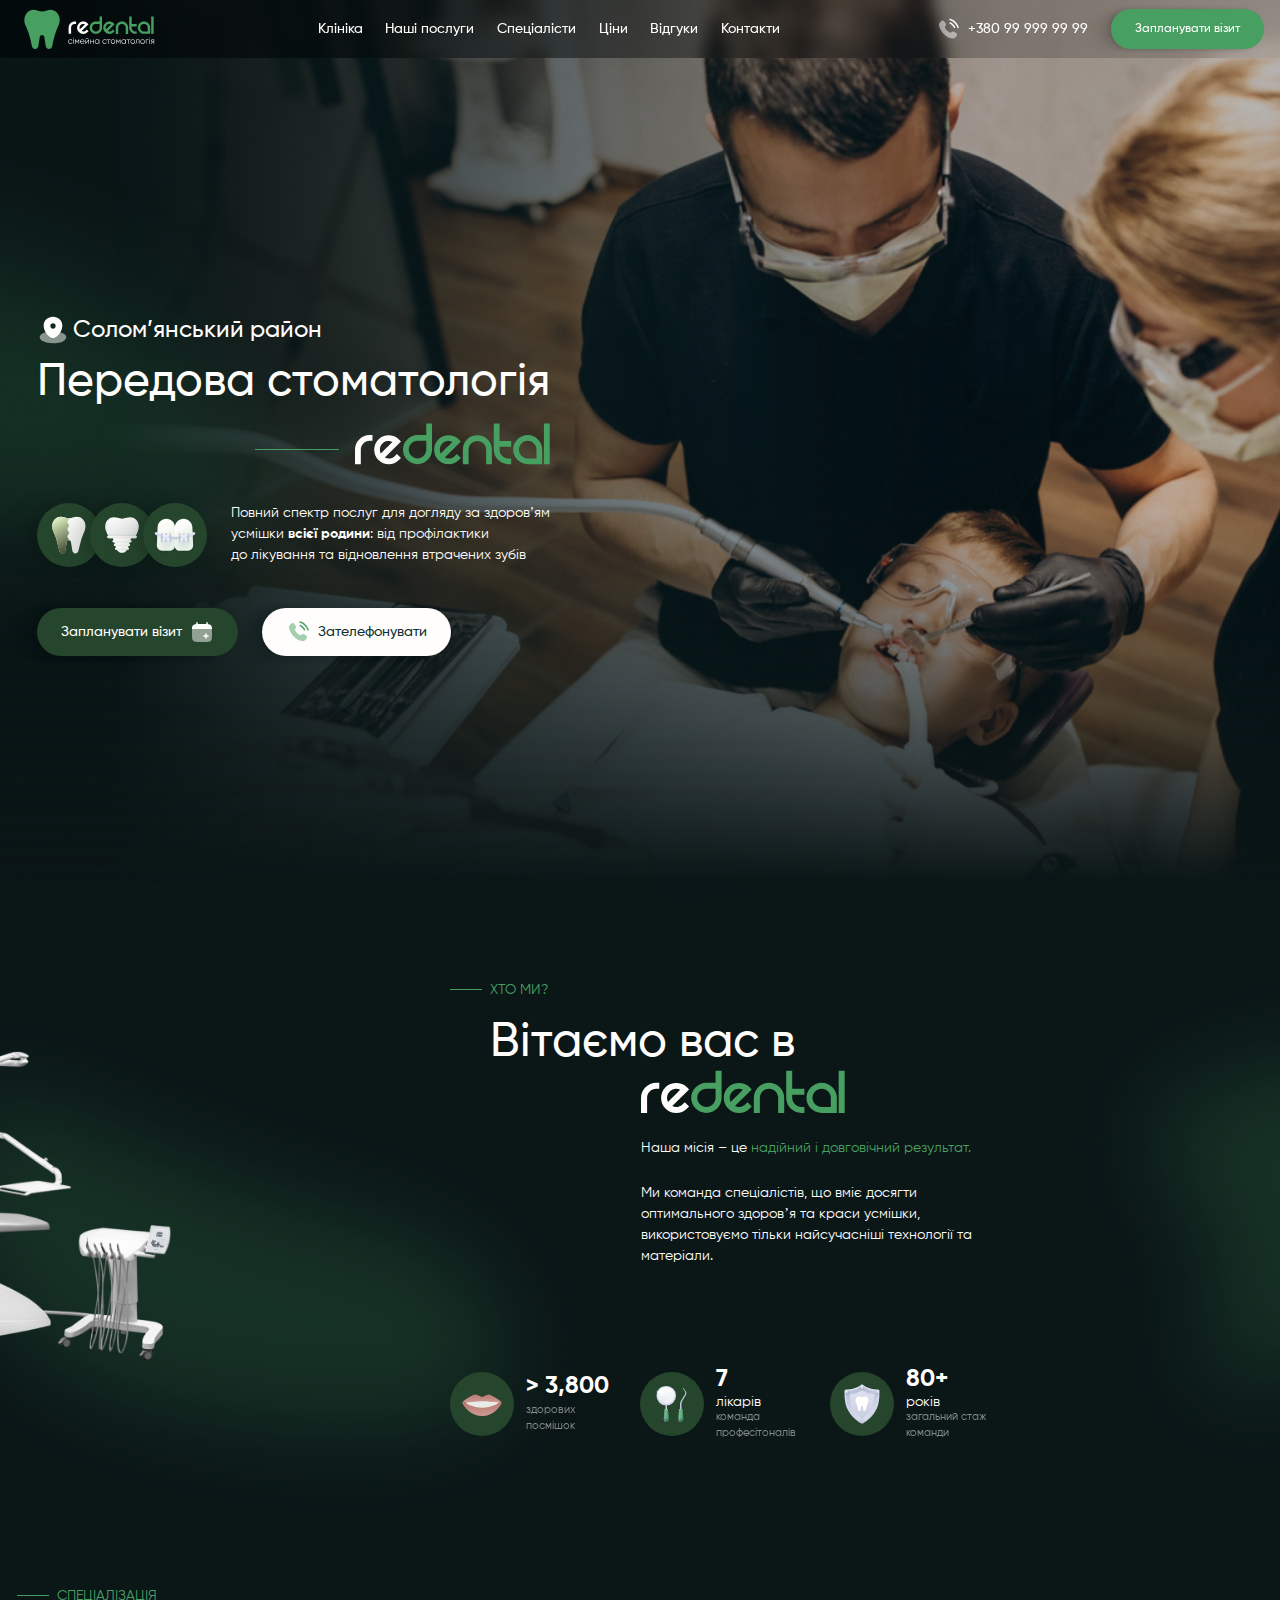
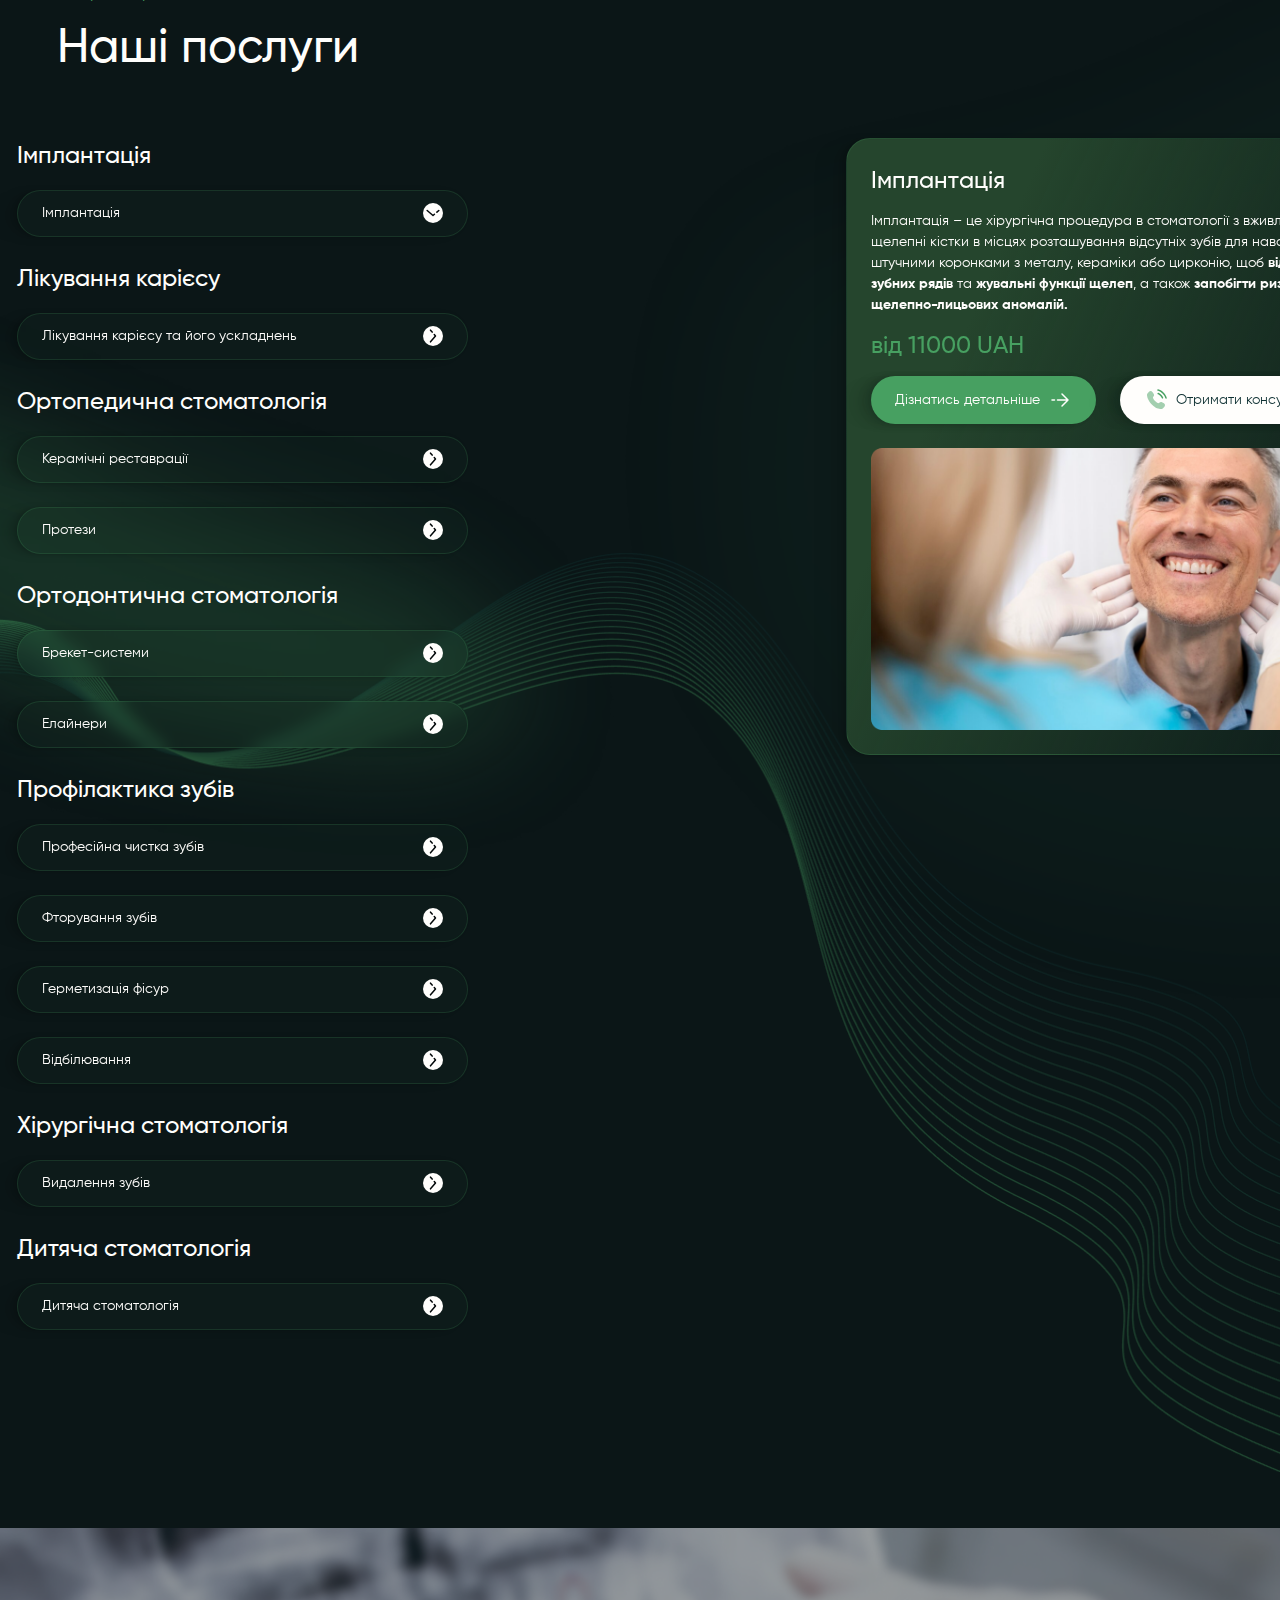
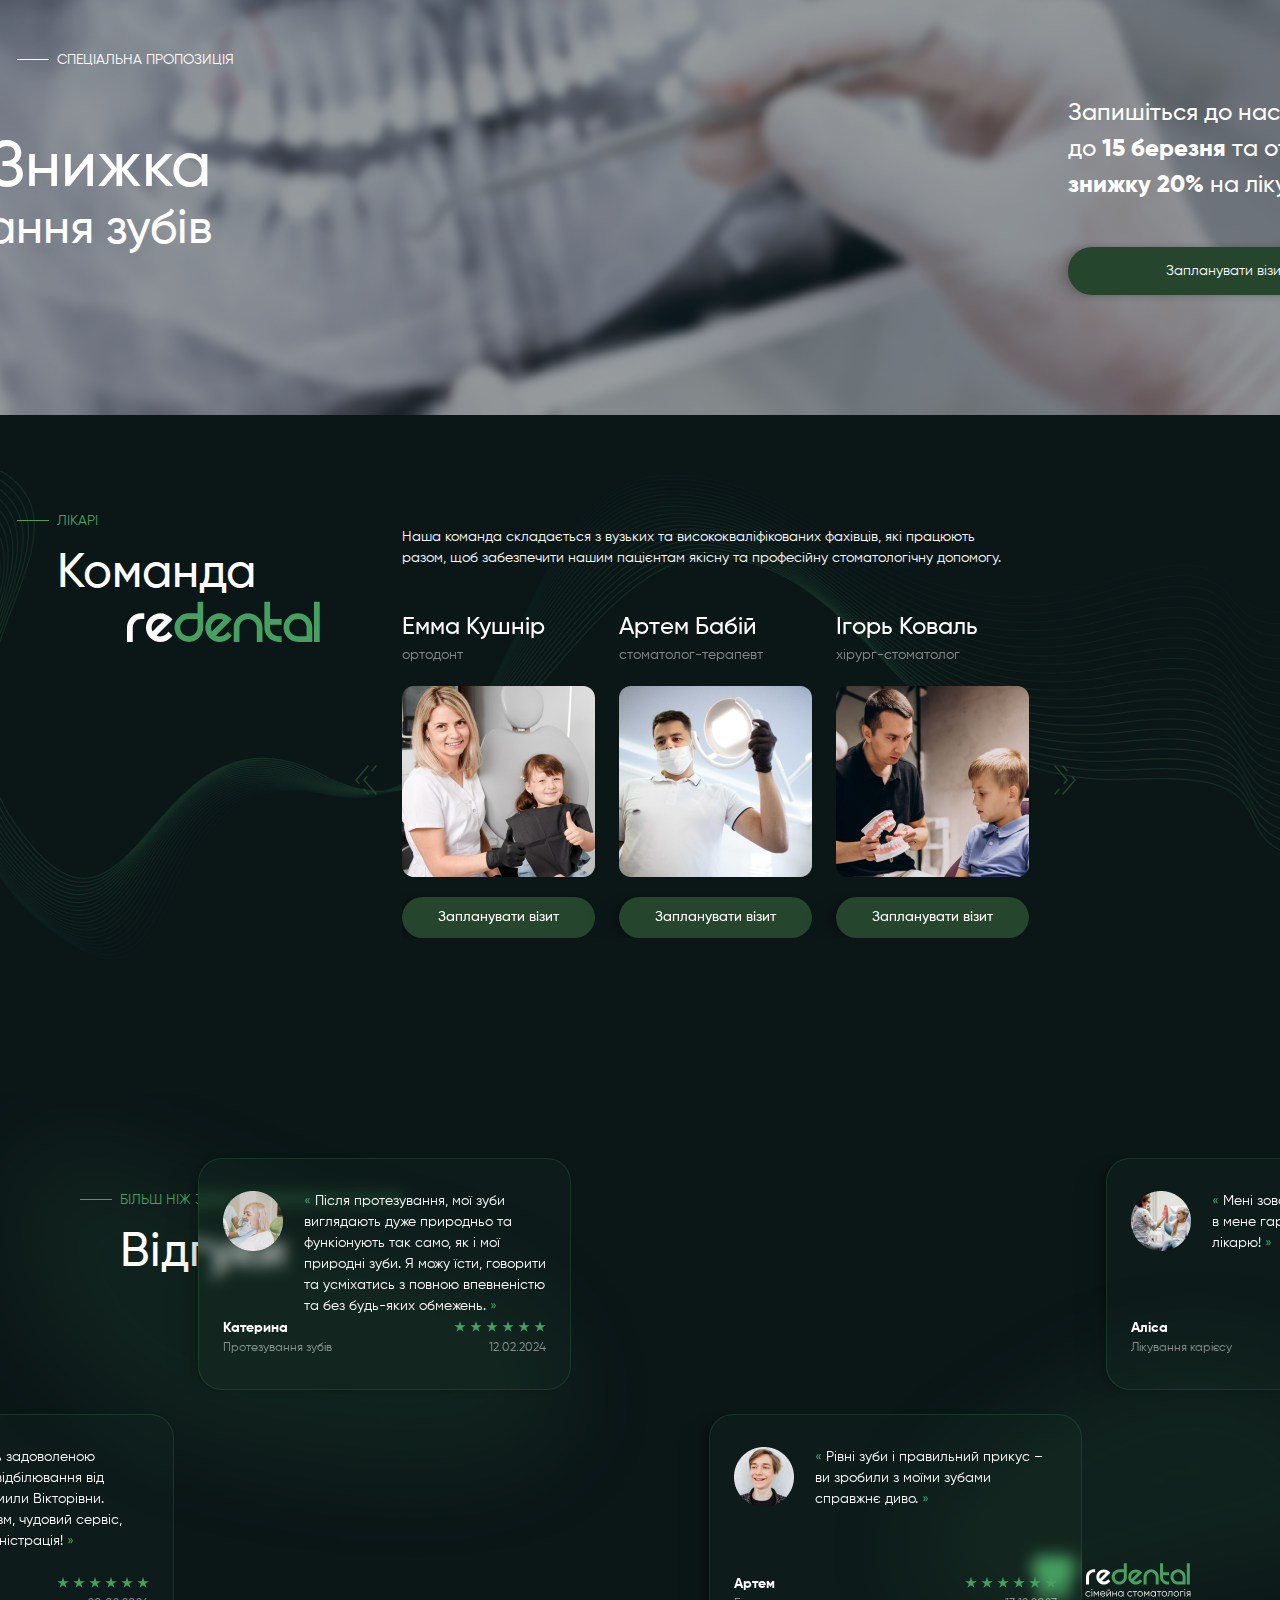
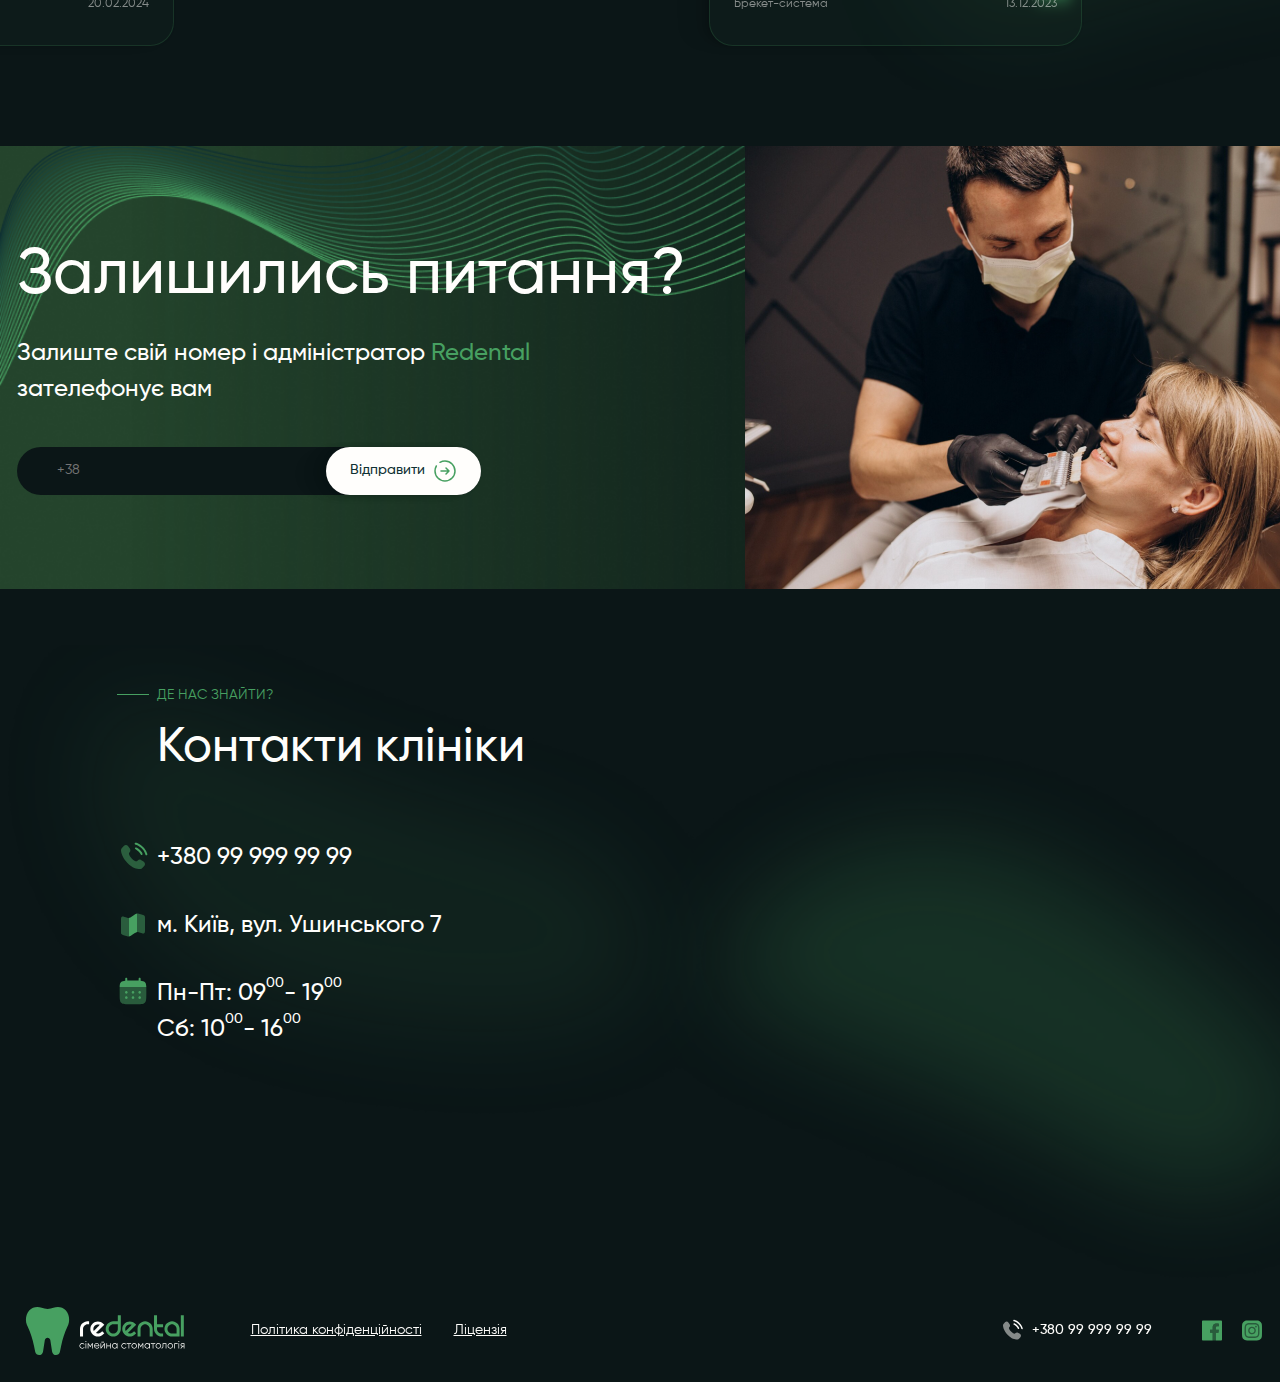
<file: index.html>
<!DOCTYPE html>
<html lang="en">

<head>
	<title>Головна</title>
	<meta charset="UTF-8">
	<meta name="format-detection" content="telephone=no">
	<!-- <style>body{opacity: 0;}</style> -->
	<link rel="stylesheet" href="css/style.min.css?_v=20240501130953">
	<link rel="shortcut icon" href="favicon.ico">
	<!-- <meta name="robots" content="noindex, nofollow"> -->
	<meta name="viewport" content="width=device-width, initial-scale=1.0">
</head>

<body>
	<div class="wrapper">
		<header class="header">
			<div class="header__container">
				<a class="header__logo" href="index.html">
					<img class="header__logo-img" src="img/header/logo.svg" alt="logo" class="logo">
				</a>
				<div class="header__menu menu">

					<nav class="menu__body">
						<div class="menu__overlay">
							<ul class="menu__list">
								<li class="menu__item"><a href="index.html" data-goto-header data-goto=".we" class="menu__link">Клініка</a></li>
								<li class="menu__item"><a href="index.html" data-goto-header data-goto=".services" class="menu__link">Наші послуги</a></li>
								<li class="menu__item"><a href="index.html" data-goto-header data-goto=".team" class="menu__link">Спеціалісти</a></li>
								<li class="menu__item"><a href="index.html" class="menu__link">Цiни</a></li>
								<li class="menu__item"><a href="index.html" data-goto-header data-goto=".comment" class="menu__link">Відгуки</a></li>
								<li class="menu__item"><a href="index.html" data-goto-header data-goto=".contact" class="menu__link">Контакти</a></li>
							</ul>
						</div>

					</nav>
				</div>
				<div class="header__call call-header">
					<a href="tel:+380 99 999 99 99" class="call-header__phone">
						<img src="img/home/block8/phone-calling-bold-duotone.svg" alt="call me" class="call-header__img-green">
						<div class="call-header__combi"></div>
						<p data-da=".call-header__combi, 991" class="call-header__number">+380 99 999 99 99</p>
						<p data-da=".call-header__combi, 991" data-popup="#popup" class="call-header__button">Запланувати візит</p>
					</a>
				</div>
				<div data-da=".menu__overlay, 991" class="header__action action-header">
					<a href="tel:+380 99 999 99 99" class="action-header__phone">
						<img src="img/header/phone-calling-bold-duotone.svg" alt="call me" class="action-header__img">
						<img src="img/home/block8/phone-calling-bold-duotone.svg" alt="call me" class="action-header__img-green">
						<p class="action-header__number">+380 99 999 99 99</p>
					</a>
					<a data-da=".header__action, 991" href="#" data-popup="#popup" class="action-header__button">Запланувати візит</a>
				</div>
				<button type="button" class="menu__icon icon-menu"><span></span></button>
			</div>
		</header>
		<main class="page">
			<section class="hero">
				<img src="img/home/block1/bg-mobile.png" alt="bg" class="hero__bgmobile">
				<div class="hero__container">
					<div data-watch data-watch-threshold="1" class="hero__box">
						<h3 data-da=".hero__box, 768, 2" class="hero__subtitle subtitle-hero">
							<img src="img/home/block1/solar_map-point-wave-bold-duotone.svg" alt="" class="subtitle-hero__icon">
							<p class="subtitle-hero__text">Солом’янський район</p>
						</h3>
						<div class="hero__title title-hero">
							<h1 class="title-hero__text">Передова стоматологія </h1>
							<span class="title-hero__name">
								<img src="img/home/block1/reDental.svg" alt="redental" class="title-hero__img">
							</span>
						</div>
						<div class="hero__services services-hero">
							<div data-da=".title-hero__name, 768, 0" class="services-hero__images">
								<img src="img/home/block1/beauty.svg" alt="beauty" class="services-hero__imageone">
								<img src="img/home/block1/implant.svg" alt="implant" class="services-hero__imagetwo">
								<img src="img/home/block1/breket.svg" alt="breket" class="services-hero__imagethree">
							</div>
							<div class="services-hero__text">Повний спектр послуг для догляду за
								здоровʼям усмішки <span class="bold">всієї родини</span>: від профілактики <br>
								до лікування та відновлення втрачених зубів
							</div>
						</div>
						<div class="hero__actives actives-hero">
							<a href="#" data-popup="#popup" class="actives-hero__plan plan-actives">
								<p class="plan-actives__text">Запланувати візит</p>
								<img src="img/home/block1/solar_calendar-add-bold-duotone.svg" alt="" class="plan-actives__icon">
							</a>
							<a href="tel:+380 99 999 99 99" class="actives-hero__phone phone-actives">
								<img src="img/home/block8/phone-calling-bold-duotone.svg" alt="" class="phone-actives__icon">
								<p class="phone-actives__text">Зателефонувати</p>
							</a>
						</div>
					</div>
					<img src="img/home/block1/mobile-img.png" alt="" class="hero__Bg-mobile">
				</div>
			</section>
			<section data-watch="navigator" class="we">
				<div class="we__container">
					<img data-watch data-watch-threshold="0" data-da=".content-we, 768, 1" src="img/home/block2/image2.png" alt="image" class="we__img">
					<div class="we__content content-we">
						<div class="content-we__title we-title title-main">
							<p class="title-main__subtitle">ХТО МИ?</p>
							<h2 class="title-main__titlecontent">
								<p class="title-main__title">Вітаємо вас в </p>
								<img src="img/home/block1/reDental.svg" alt="redental" class="title-main__img">
							</h2>
						</div>

						<div class="content-we__info info-we">
							<p class="info-we__text">Наша місія – це <span class="green">надійний і довговічний результат.</span></p>
							<p class="info-we__text">Ми команда спеціалістів, що вміє досягти оптимального
								здоровʼя та краси усмішки,
								використовуємо тільки найсучасніші технології
								та матеріали.</p>
						</div>
						<div class="content-we__actions">
							<div class="content-we__aiction action-we">
								<img src="img/home/block2/leaps.svg" alt="leaps" class="action-we__icon">
								<div class="action-we__content">
									<p class="action-we__title">
									<p class="bold bold-width">> 3,800</p>
									</p>
									<div class="action-we__subtitle">
										<p>здорових</p>
										<p>посмішок</p>
									</div>
								</div>
							</div>
							<div class="content-we__aiction action-we">
								<img src="img/home/block2/instrument.svg" alt="instrument" class="action-we__icon">
								<div class="action-we__content">
									<p class="action-we__title">
									<p class="bold bold-width">7</p> лікарів</p>
									<p class="action-we__subtitle">команда професітоналів</p>
								</div>
							</div>
							<div class="content-we__aiction action-we">
								<img src="img/home/block2/shield.svg" alt="shield" class="action-we__icon">
								<div class="action-we__content">
									<p class="action-we__title">
									<p class="bold bold-width">80+</p> років</p>
									<p class="action-we__subtitle">загальний стаж команди</p>
								</div>
							</div>
						</div>
					</div>
				</div>
			</section>
			<section data-watch="navigator" class="services">
				<div class="services__container">
					<div class="content-we__title we-title title-main">
						<p class="title-main__subtitle">СПЕЦІАЛІЗАЦІЯ</p>
						<h2 class="title-main__titlecontent">
							<p class="title-main__title">Наші послуги</p>
						</h2>
					</div>
					<div data-tabs="991" data-tabs data-tabs-animate="1000" class="tabs">
						<nav data-tabs-titles class="tabs__navigation">
							<div class="tabs__box _tab-active">
								<h3 class="tabs__name">Імплантація</h3>
								<button type="button" class="tabs__title">
									<p>Імплантація</p>
									<img src="img/home/block3/arrow-right-broken-black.svg" alt="arrow" class="tabs__icon">
								</button>
							</div>
							<div class="tabs__box">
								<h3 class="tabs__name">Лікування карієсу</h3>
								<button type="button" class="tabs__title">
									<p>Лікування карієсу та його ускладнень</p>
									<img src="img/home/block3/arrow-right-broken-black.svg" alt="arrow" class="tabs__icon">
								</button>
							</div>
							<div class="tabs__box">
								<h3 class="tabs__name">Ортопедична стоматологія</h3>
								<button type="button" class="tabs__title">
									<p>Керамічні реставрації</p>
									<img src="img/home/block3/arrow-right-broken-black.svg" alt="arrow" class="tabs__icon">
								</button>
							</div>
							<div class="tabs__box">
								<button type="button" class="tabs__title">
									<p>Протези</p>
									<img src="img/home/block3/arrow-right-broken-black.svg" alt="arrow" class="tabs__icon">
								</button>
							</div>

							<div class="tabs__box">
								<p class="tabs__name">Ортодонтична стоматологія</p>
								<button type="button" class="tabs__title">
									<p>Брекет-системи</p>
									<img src="img/home/block3/arrow-right-broken-black.svg" alt="arrow" class="tabs__icon">
								</button>
							</div>
							<div class="tabs__box">
								<button type="button" class="tabs__title">
									<p>Елайнери</p>
									<img src="img/home/block3/arrow-right-broken-black.svg" alt="arrow" class="tabs__icon">
								</button>
							</div>

							<div class="tabs__box">
								<p class="tabs__name">Профілактика зубів</p>
								<button type="button" class="tabs__title">
									<p>Професійна чистка зубів</p>
									<img src="img/home/block3/arrow-right-broken-black.svg" alt="arrow" class="tabs__icon">
								</button>
							</div>
							<div class="tabs__box">
								<button type="button" class="tabs__title">
									<p>Фторування зубів</p>
									<img src="img/home/block3/arrow-right-broken-black.svg" alt="arrow" class="tabs__icon">
								</button>
							</div>
							<div class="tabs__box">
								<button type="button" class="tabs__title">
									<p>Герметизація фісур</p>
									<img src="img/home/block3/arrow-right-broken-black.svg" alt="arrow" class="tabs__icon">
								</button>
							</div>
							<div class="tabs__box">
								<button type="button" class="tabs__title">
									<p>Відбілювання</p>
									<img src="img/home/block3/arrow-right-broken-black.svg" alt="arrow" class="tabs__icon">
								</button>
							</div>
							<div class="tabs__box">
								<h3 class="tabs__name">Хірургічна стоматологія</h3>
								<button type="button" class="tabs__title">
									<p>Видалення зубів</p>
									<img src="img/home/block3/arrow-right-broken-black.svg" alt="arrow" class="tabs__icon">
								</button>
							</div>
							<div class="tabs__box">
								<h3 class="tabs__name">Дитяча стоматологія</h3>
								<button type="button" class="tabs__title">
									<p>Дитяча стоматологія</p>
									<img src="img/home/block3/arrow-right-broken-black.svg" alt="arrow" class="tabs__icon">
								</button>
							</div>
						</nav>
						<div data-tabs-body class="tabs__content">
							<div class="tabs__body tabs-body">
								<div data-watch data-watch-threshold="0" class="tabs-body__box">
									<h3 class="tabs-body__title">Імплантація</h3>
									<p class="tabs-body__desription">
										Імплантація – це хірургічна процедура в стоматології з вживлення імплантів у щелепні
										кістки в місцях розташування відсутніх зубів для навантаження їх штучними коронками
										з металу, кераміки або цирконію, щоб <span class="bold">відновити естетику зубних рядів</span>
										та <span class="bold">жувальні функції щелеп</span>,
										а також <span class="bold">запобігти ризику
											атрофії та щелепно-лицьових аномалій.</span>
									</p>
									<p class="tabs-body__price">від 11000 UAH</p>
									<div class="tabs-body__actions">
										<a href="Implantation.html" class="tabs-body__more">
											<span>Дізнатись детальніше</span>
											<img src="img/home/block3/arrow-right-broken.svg" alt="Image">
										</a>
										<a href="tel:+380 99 999 99 99" class="tabs-body__call">
											<img src="img/home/block8/phone-calling-bold-duotone.svg" alt="Image">
											<span>Отримати консультацію</span>
										</a>
									</div>
									<img src="img/home/block3/tab1pic.png" alt="tab1" class="tabs-body__ing">
								</div>
							</div>
							<div class="tabs__body tabs-body">
								<div data-watch data-watch-threshold="0" class="tabs-body__box">
									<h3 class="tabs-body__title">Лікування карієсу та його ускладнення</h3>
									<p class="tabs-body__desription">
										<span>Процедура складається з наступних етапів:</span>
										<li>підготовка ротової порожнини</li>
										<li>ін’єкційне знеболення</li>
										<li>препарування каріозної порожнини</li>
										<li>реставрація каріозної порожнини з <span class="bold">повним відновленням анатомічної форми зуба</span></li>
										<li>шліфування та полірування поверхні реставрації</li>
									</p>
									<p class="tabs-body__price">від 11000 UAH</p>
									<div class="tabs-body__actions">
										<a href="caries.html" class="tabs-body__more">
											<span>Дізнатись детальніше</span>
											<img src="img/home/block3/arrow-right-broken.svg" alt="Image">
										</a>
										<a href="tel:+380 99 999 99 99" class="tabs-body__call">
											<img src="img/home/block8/phone-calling-bold-duotone.svg" alt="Image">
											<span>Отримати консультацію</span>
										</a>
									</div>
									<img src="img/home/block3/tab2pic.png" alt="tab2" class="tabs-body__ing">
								</div>
							</div>
							<div class="tabs__body tabs-body">
								<div data-watch data-watch-threshold="0" class="tabs-body__box">
									<h3 class="tabs-body__title">Керамічні реставрації</h3>
									<p class="tabs-body__desription">
										Керамічна реставрація – це стоматологічна процедура, спрямована на
										<span class="bold">оновлення форми зруйнованих</span>
										внаслідок карієсу зубів, механічних пошкоджень або шкідливих звичок
										<span class="bold">зубів</span>
										за допомогою різноманітних конструкцій, наприклад, керамічних
										коронок чи вінірів.
									</p>
									<p class="tabs-body__price">від 6500 UAH</p>
									<div class="tabs-body__actions">
										<a href="#" data-popup="#popup" class="tabs-body__more">
											<span>Запланувати візит</span>
											<img src="img/home/block1/calendar.svg" alt="calendar">
										</a>
										<a href="tel:+380 99 999 99 99" class="tabs-body__call">
											<img src="img/home/block8/phone-calling-bold-duotone.svg" alt="phone">
											<span>Отримати консультацію</span>
										</a>
									</div>
									<img src="img/home/block3/tab3pic.png" alt="tab3" class="tabs-body__ing">
								</div>
							</div>
							<div class="tabs__body tabs-body">
								<div data-watch data-watch-threshold="0" class="tabs-body__box">
									<h3 class="tabs-body__title">Протези</h3>
									<div class="tabs-body__desription">
										<p>
											Повністю знімні протезування застосовуються при втраті більшості зубів.
											Їх створюють для верхньої та нижньої щелепи за анатомічними зліпками.
											Знімні конструкції роблять із
											<span class="bold">гіпоалергенних матеріалів</span>
											(спеціальної пластмаси або нейлону).
										</p>
										<br>
										<p>
											Колір зубів та ясен підбирається індивідуально під людину,
											тому знімна щелепа виглядає природно. Вона легко знімається
											для чищення після їжі.
										</p>
										<br>
										<p>
											<span class="bold">Часткові знімні протези</span>
											встановлюються у разі втрати одного
											або кількох жувальних зубів.
											<span class="bold">Умовно-знімні протези</span>
											встановлюються
											із кріпленням на імплантати, що дає їм змогу краще триматися i
											відсутність необхідності кожного разу знімати.
										</p>
									</div>
									<p class="tabs-body__price">від 2000 UAH</p>
									<div class="tabs-body__actions">
										<a href="#" data-popup="#popup" class="tabs-body__more">
											<span>Запланувати візит</span>
											<img src="img/home/block1/calendar.svg" alt="calendar">
										</a>
										<a href="tel:+380 99 999 99 99" class="tabs-body__call">
											<img src="img/home/block8/phone-calling-bold-duotone.svg" alt="phone">
											<span>Отримати консультацію</span>
										</a>
									</div>
									<img src="img/home/block3/tab4pic.png" alt="tab4" class="tabs-body__ing">
								</div>
							</div>
							<div class="tabs__body tabs-body">
								<div data-watch data-watch-threshold="0" class="tabs-body__box">
									<h3 class="tabs-body__title">Брекет-системи</h3>
									<div class="tabs-body__desription">
										<p>
											Брекети - ортодонтична конструкція, яка шляхом впливу зусиллям
											на зуби коригує їх положення, вирівнює зубний ряд та формує правильний прикус.
										</p>
										<br>
										<p>Бувають декількох видів:</p>
										<p>
											<span class="bold">Металеві системи</span> - такі брекети надійні,
											перевірені багаторічним використанням.
											Ще однією перевагою є невеликий термін лікування.
										</p>
										<p>
											<span class="bold">Керамічні брекет-системи</span> - практично непомітні,
											їхній колір максимально наближений до кольору зубів.
										</p>
										<p>
											<span class="bold">Сапфірові брекети</span> - їх виготовляють із штучного сапфіру,
											тому ці пластини абсолютно прозорі й тим самим вважаються
											найбільш естетичною системою.
										</p>
									</div>
									<p class="tabs-body__price">від 11000 UAH</p>
									<div class="tabs-body__actions">
										<a href="#" data-popup="#popup" class="tabs-body__more">
											<span>Запланувати візит</span>
											<img src="img/home/block1/calendar.svg" alt="calendar">
										</a>
										<a href="tel:+380 99 999 99 99" class="tabs-body__call">
											<img src="img/home/block8/phone-calling-bold-duotone.svg" alt="phone">
											<span>Отримати консультацію</span>
										</a>
									</div>
									<img src="img/home/block3/tab5pic.png" alt="tab5" class="tabs-body__ing">
								</div>
							</div>
							<div class="tabs__body tabs-body">
								<div data-watch data-watch-threshold="0" class="tabs-body__box">
									<h3 class="tabs-body__title">Брекет-системи</h3>
									<div class="tabs-body__desription">
										<p>
											Можуть бути кращим варіантом завдяки своїй
											<span class="bold">невидимості та комфорту при носінні</span>,
											в той час як брекети підходять для більш складних випадків викривлення зубів.
										</p>
										<br>
										<p>
											Однак, вибір між елайнерами та брекетами має бути зроблений разом з ортодонтом,
											виходячи з конкретних потреб пацієнта та очікувань від лікування.
										</p>

									</div>
									<p class="tabs-body__price">від 15000 UAH</p>
									<div class="tabs-body__actions">
										<a href="#" data-popup="#popup" class="tabs-body__more">
											<span>Запланувати візит</span>
											<img src="img/home/block1/calendar.svg" alt="calendar">
										</a>
										<a href="tel:+380 99 999 99 99" class="tabs-body__call">
											<img src="img/home/block8/phone-calling-bold-duotone.svg" alt="phone">
											<span>Отримати консультацію</span>
										</a>
									</div>
									<img src="img/home/block3/tab6pic.png" alt="tab6" class="tabs-body__ing">
								</div>
							</div>
							<div class="tabs__body tabs-body">
								<div data-watch data-watch-threshold="0" class="tabs-body__box">
									<h3 class="tabs-body__title">Професійна чистка зубів</h3>
									<div class="tabs-body__desription">
										<p>
											Допоможемо позбутися від нальоту, видалити органічні відкладення з
											важкодоступних місць, тонізувати м'які тканини i
											<span class="bold">поліпшити естетику зубної емалі</span>.
										</p>

									</div>
									<p class="tabs-body__price">від 1500 UAH</p>
									<div class="tabs-body__actions">
										<a href="#" data-popup="#popup" class="tabs-body__more">
											<span>Запланувати візит</span>
											<img src="img/home/block1/calendar.svg" alt="calendar">
										</a>
										<a href="tel:+380 99 999 99 99" class="tabs-body__call">
											<img src="img/home/block8/phone-calling-bold-duotone.svg" alt="phone">
											<span>Отримати консультацію</span>
										</a>
									</div>
									<img src="img/home/block3/tab7pic.png" alt="tab7" class="tabs-body__ing">
								</div>
							</div>
							<div class="tabs__body tabs-body">
								<div data-watch data-watch-threshold="0" class="tabs-body__box">
									<h3 class="tabs-body__title">Фторування зубів</h3>
									<div class="tabs-body__desription">
										<p>
											Фторування зубів - важлива міра профілактики, що
											<span class="bold">дозволяє попередити розвиток карієсу</span>.
											Іони фтору перешкоджають впливу кислого середовища в роті дитини, тим самим не
											даючи розмножуватися бактеріям, що викликають карієс.
										</p>

									</div>
									<p class="tabs-body__price">від 300 UAH</p>
									<div class="tabs-body__actions">
										<a href="#" data-popup="#popup" class="tabs-body__more">
											<span>Запланувати візит</span>
											<img src="img/home/block1/calendar.svg" alt="calendar">
										</a>
										<a href="tel:+380 99 999 99 99" class="tabs-body__call">
											<img src="img/home/block8/phone-calling-bold-duotone.svg" alt="phone">
											<span>Отримати консультацію</span>
										</a>
									</div>
									<img src="img/home/block3/tab8pic.png" alt="tab8" class="tabs-body__ing">
								</div>
							</div>
							<div class="tabs__body tabs-body">
								<div data-watch data-watch-threshold="0" class="tabs-body__box">
									<h3 class="tabs-body__title">Герметизація фісур</h3>
									<div class="tabs-body__desription">
										<p>
											Герметизація фісур – це проста та абсолютно безболісна процедура,
											що дозволяє
											<span class="bold">захистити</span> молочні та
											кореневі зуби дитини
											<span class="bold">від розвитку
												карієсу</span> . Вона полягає у нанесенні на моляри та премоляри спеціальної
											пасти, яка заповнює природні борозни та не дає в них накопичуватися нальоту.
										</p>

									</div>
									<p class="tabs-body__price">від 500 UAH</p>
									<div class="tabs-body__actions">
										<a href="#" data-popup="#popup" class="tabs-body__more">
											<span>Запланувати візит</span>
											<img src="img/home/block1/calendar.svg" alt="calendar">
										</a>
										<a href="tel:+380 99 999 99 99" class="tabs-body__call">
											<img src="img/home/block8/phone-calling-bold-duotone.svg" alt="phone">
											<span>Отримати консультацію</span>
										</a>
									</div>
									<img src="img/home/block3/tab9pic.png" alt="tab9" class="tabs-body__ing">
								</div>
							</div>
							<div class="tabs__body tabs-body">
								<div data-watch data-watch-threshold="0" class="tabs-body__box">
									<h3 class="tabs-body__title">Відбілювання</h3>
									<div class="tabs-body__desription">
										<p>
											Працюємо за американською методикою Beyond,
											яка безпечна для емалі та чутливості зубів завдяки унікальному
											складу активного гелю,
											<span class="bold">відбілює до 12 тонів</span>. <br> Процедура
											складається з декількох етапів:
										</p>
										<br>
										<li>діагностика;</li>
										<li>видалення нальоту та зубного каменю;</li>
										<li>саме відбілювання.</li>

									</div>
									<p class="tabs-body__price">від 4000 UAH</p>
									<div class="tabs-body__actions">
										<a href="#" data-popup="#popup" class="tabs-body__more">
											<span>Запланувати візит</span>
											<img src="img/home/block1/calendar.svg" alt="calendar">
										</a>
										<a href="tel:+380 99 999 99 99" class="tabs-body__call">
											<img src="img/home/block8/phone-calling-bold-duotone.svg" alt="phone">
											<span>Отримати консультацію</span>
										</a>
									</div>
									<img src="img/home/block3/tab10pic.png" alt="tab10" class="tabs-body__ing">
								</div>
							</div>
							<div class="tabs__body tabs-body">
								<div data-watch data-watch-threshold="0" class="tabs-body__box">
									<h3 class="tabs-body__title">Видалення зубів</h3>
									<div class="tabs-body__desription">
										<p>
											В нашій стоматології ми вже забули, що таке складне видалення.
											Нам вдалося максимально скоротити час операції та виключити
											проблеми після видалення зубів.
										</p>

									</div>
									<p class="tabs-body__price">від 900 UAH</p>
									<div class="tabs-body__actions">
										<a href="#" data-popup="#popup" class="tabs-body__more">
											<span>Запланувати візит</span>
											<img src="img/home/block1/calendar.svg" alt="calendar">
										</a>
										<a href="tel:+380 99 999 99 99" class="tabs-body__call">
											<img src="img/home/block8/phone-calling-bold-duotone.svg" alt="phone">
											<span>Отримати консультацію</span>
										</a>
									</div>
									<img src="img/home/block3/tab11pic.png" alt="tab11" class="tabs-body__ing">
								</div>
							</div>
							<div class="tabs__body tabs-body">
								<div data-watch data-watch-threshold="0" class="tabs-body__box">
									<h3 class="tabs-body__title">Дитяча стоматологія</h3>
									<div class="tabs-body__desription">
										<p>
											Залежно від виду проблеми та стадії розвитку захворювання лікар підбере максимально
											ефективний план лікування.
											<span class="bold">До нас можна звернутися з малюками будь-якого віку</span> .
											<br>
											Лікування молочних зубів - це важливий етап становлення правильної та здорової посмішки.
										</p>

									</div>
									<p class="tabs-body__price">від 900 UAH</p>
									<div class="tabs-body__actions">
										<a href="#" data-popup="#popup" class="tabs-body__more">
											<span>Запланувати візит</span>
											<img src="img/home/block1/calendar.svg" alt="calendar">
										</a>
										<a href="tel:+380 99 999 99 99" class="tabs-body__call">
											<img src="img/home/block8/phone-calling-bold-duotone.svg" alt="phone">
											<span>Отримати консультацію</span>
										</a>
									</div>
									<img src="img/home/block3/tab12pic.png" alt="tab12" class="tabs-body__ing">
								</div>
							</div>
						</div>
					</div>
				</div>
			</section>
			<section class="sale">
				<div class="sale__container">
					<div class="content-we__title we-title title-main">
						<p class="title-main__subtitle sale-subtitle">СПЕЦІАЛЬНА ПРОПОЗИЦІЯ</p>
					</div>
					<div class="sale__content">
						<div data-watch data-watch-threshold="0" class="sale__titles">
							<h1 class="sale__title">Знижка</h1>
							<h2 class="sale__desription">на лікування зубів</h2>
						</div>
						<div data-watch data-watch-threshold="0" class="sale__info">
							<p class="sale__text">
								Запишіться до нас на консультацію <br>
								до <span class="bold-800">15 березня</span> та отримайте <br>
								<span class="bold-800">знижку 20%</span> на лікування зубів!

							</p>
							<a href="#" data-popup="#popup" class="sale__btn">
								<p>Запланувати візит</p>
								<img src="img/home/block1/calendar.svg" alt="Image">
							</a>
						</div>
					</div>
				</div>
			</section>
			<section data-watch="navigator" class="team">
				<div class="team__container">
					<div class="content-we__title we-title title-main">
						<p class="title-main__subtitle">ЛІКАРІ</p>
						<h2 class="title-main__titlecontent">
							<p class="title-main__title">Команда</p>
							<img src="img/home/block1/reDental.svg" alt="redental" class="title-main__img banner-team">
						</h2>
					</div>
					<div class="team__content">
						<p class="team__description">
							Наша команда складається з вузьких та висококваліфікованих фахівців, які працюють разом,
							щоб забезпечити нашим пацієнтам якісну та професійну стоматологічну допомогу.
						</p>
						<!-- Оболонка слайдера -->
						<div class="team__slider swiper">
							<!-- Частина слайдера, що рухається -->
							<div class="team__wrapper swiper-wrapper">
								<!-- Слайд -->
								<div class="team__slide swiper-slide team-slide">
									<div class="team__name">
										<h3 class="team-slide__title">Емма Кушнір</h3>
										<p class="team-slide__description">ортодонт</p>
									</div>
									<img src="img/home/block5/slide1pic.png" alt="" class="team-slide__img">
									<a href="#" data-popup="#popup" class="team-slide__btn">Запланувати візит</a>
								</div>
								<div class="team__slide swiper-slide team-slide">
									<div class="team__name">
										<h3 class="team-slide__title">Артем Бабій</h3>
										<p class="team-slide__description">стоматолог-терапевт</p>
									</div>
									<img src="img/home/block5/slide2pic.png" alt="" class="team-slide__img">
									<a href="#" data-popup="#popup" class="team-slide__btn">Запланувати візит</a>
								</div>
								<div class="team__slide swiper-slide team-slide">
									<div class="team__name">
										<h3 class="team-slide__title">Ігорь Коваль</h3>
										<p class="team-slide__description">хірург-стоматолог</p>
									</div>
									<img src="img/home/block5/slide3pic.png" alt="" class="team-slide__img">
									<a href="#" data-popup="#popup" class="team-slide__btn">Запланувати візит</a>
								</div>
								<div class="team__slide swiper-slide team-slide">
									<div class="team__name">
										<h3 class="team-slide__title">Емма Кушнір</h3>
										<p class="team-slide__description">ортодонт</p>
									</div>
									<img src="img/home/block5/slide1pic.png" alt="" class="team-slide__img">
									<a href="#" data-popup="#popup" class="team-slide__btn">Запланувати візит</a>
								</div>
								<div class="team__slide swiper-slide team-slide">
									<div class="team__name">
										<h3 class="team-slide__title">Артем Бабій</h3>
										<p class="team-slide__description">стоматолог-терапевт</p>
									</div>
									<img src="img/home/block5/slide2pic.png" alt="" class="team-slide__img">
									<a href="#" data-popup="#popup" class="team-slide__btn">Запланувати візит</a>
								</div>

							</div>

						</div>
						<!-- Якщо потрібна навігація (ліворуч/праворуч) -->
						<button type="button" class="team-button-prev">
							<img src="img/home/block5/arrow-right-broken-slider.svg" alt="Image">
						</button>
						<button type="button" class="team-button-next">
							<img src="img/home/block5/arrow-right-broken-slider.svg" alt="Image">
						</button>
					</div>
				</div>
			</section>
			<section data-watch="navigator" class="comment">
				<div class="comment__container">
					<div class="comment__item comment-title">
						<div class="content-we__title we-title title-main">
							<p class="title-main__subtitle comment-subtitle">БІЛЬШ НІЖ 3,000 ЗАДОВОЛЕНИХ КЛІЄНТІВ</p>
							<h2 class="title-main__titlecontent">
								<p class="title-main__title">Відгуки</p>
							</h2>
						</div>
					</div>
					<div data-watch data-watch-threshold="0" data-da=".coment__wrapper, 768" class="comment__item left-swipe item-comment coment__slide swiper-slide">
						<div class="item-comment__text">
							<img src="img/home/block6/coment1pic.png" alt="avatar" class="item-comment__img">
							<p class="item-comment__info">
								<span class="green">«</span>
								Після протезування, мої зуби виглядають дуже природньо та
								функіонують так само, як i мої природні зуби. Я можу їсти,
								говорити та усміхатись з повною впевненістю та без будь-яких обмежень.
								<span class="green">»</span>
							</p>
						</div>
						<div class="item-comment__action">
							<div class="item-comment__title">
								<p class="item-comment__name">Катерина</p>
								<div class="item-comment__stars">
									<div data-rating data-rating-size="6" class="rating"></div>
								</div>
							</div>
							<div class="item-comment__description">
								<p class="item-comment__view">Протезування зубів</p>
								<p class="item-comment__date">12.02.2024</p>
							</div>
						</div>
					</div>
					<div data-watch data-watch-threshold="0" data-da=".coment__wrapper, 768" class="comment__item right-swipe item-comment coment__slide swiper-slide">
						<div class="item-comment__text">
							<img src="img/home/block6/coment2pic.png" alt="avatar" class="item-comment__img">
							<p class="item-comment__info">
								<span class="green">«</span>
								Мені зовсім не було боляче i тепер в мене гарна посмішка. Дякую лікарю!
								<span class="green">»</span>
							</p>
						</div>
						<div class="item-comment__action">
							<div class="item-comment__title">
								<p class="item-comment__name">Аліса</p>
								<div class="item-comment__stars">
									<div data-rating data-rating-size="6" class="rating"></div>
								</div>
							</div>
							<div class="item-comment__description">
								<p class="item-comment__view">Лікування карієсу</p>
								<p class="item-comment__date">09.01.2024</p>
							</div>
						</div>
					</div>
					<div data-watch data-watch-threshold="0" data-da=".coment__wrapper, 768" class="comment__item left-swipe item-comment coment__slide swiper-slide">
						<div class="item-comment__text">
							<img src="img/home/block6/coment3pic.png" alt="avatar" class="item-comment__img">
							<p class="item-comment__info">
								<span class="green">«</span>
								Залишилась задоволеною процедурою відбілювання від Оверчук Людмили Вікторівни.
								Професіоналізм, чудовий сервіс, приємна адміністрація!
								<span class="green">»</span>
							</p>
						</div>
						<div class="item-comment__action">
							<div class="item-comment__title">
								<p class="item-comment__name">Ольга</p>
								<div class="item-comment__stars">
									<div data-rating data-rating-size="6" class="rating"></div>
								</div>
							</div>
							<div class="item-comment__description">
								<p class="item-comment__view">Відбілювання</p>
								<p class="item-comment__date">20.02.2024</p>
							</div>
						</div>
					</div>
					<div data-watch data-watch-threshold="0" data-da=".coment__wrapper, 768" class="comment__item right-swipe item-comment coment__slide swiper-slide">
						<div class="item-comment__text">
							<img src="img/home/block6/coment4pic.png" alt="avatar" class="item-comment__img">
							<p class="item-comment__info">
								<span class="green">«</span>
								Рівні зуби і правильний прикус – ви зробили з моїми зубами справжнє диво.
								<span class="green">»</span>
							</p>
						</div>
						<div class="item-comment__action">
							<div class="item-comment__title">
								<p class="item-comment__name">Артем</p>
								<div class="item-comment__stars">
									<div data-rating data-rating-size="6" class="rating"></div>
								</div>
							</div>
							<div class="item-comment__description">
								<p class="item-comment__view">Брекет-система</p>
								<p class="item-comment__date">13.12.2023</p>
							</div>
						</div>
					</div>
					<div class="comment__item comment-logo">
						<img src="img/header/logo.svg" alt="logo">
					</div>
					<div class="coment__slider swiper">
						<div class="coment__wrapper swiper-wrapper">
						</div>
					</div>
				</div>
			</section>
			<section class="question">
				<div class="question__container">
					<div class="question__content content-question">
						<div class="content-question__text">
							<h1 class="content-question__title">Залишились питання?</h1>
							<p class="content-question__desription">
								Залиште свій номер i адміністратор <span class="green">Redental</span> зателефонує вам
							</p>
						</div>
						<div class="content-question__actions">
							<form class="content-question__action" id="phone" action="files/sendmail/webhoock.php" method="POST">
								<input type="hidden" id="utm_source__2" name="utm_source">
								<input type="hidden" id="utm_medium__2" name="utm_medium">
								<input type="hidden" id="utm_campaign__2" name="utm_campaign">
								<input type="hidden" id="utm_content__2" name="utm_content">
								<input type="hidden" id="utm_term__2" name="utm_term">
								<input type="tel" name="phone" data-error="Error" placeholder="+38" class=" tel">
								<button type="submit" class="button content-question__button">
									<span>Відправити</span>
									<img src="img/home/block7/round-arrow-right-broken.svg" alt="arrow-right">
								</button>
							</form>
						</div>
					</div>
					<div class="question__image">
						<img src="img/home/block7/image-right.png" alt="image" class="question__img">
					</div>
				</div>
			</section>
			<section data-watch="navigator" class="contact">
				<div class="contact__container">
					<div class="contact__info">
						<div class="content-we__title title-main">
							<p class="title-main__subtitle">ДЕ НАС ЗНАЙТИ?</p>
							<h2 class="title-main__titlecontent contact-titlecontent">
								<p class="title-main__title">Контакти клініки</p>
							</h2>
						</div>
						<div class="contact__data data-contact">
							<a href="tel:+380 99 999 99 99" class="data-contact__phone">
								<img src="img/home/block8/phone-calling-bold-duotone.svg" alt="phone">
								<span>+380 99 999 99 99</span>
							</a>
							<div class="data-contact__location">
								<img src="img/home/block8/map-bold-duotone.svg" alt="Image">
								<span>м. Київ, вул. Ушинського 7</span>
							</div>
							<div class="data-contact__open">
								<img src="img/home/block8/calendar-bold-duotone.svg" alt="Image">
								<div class="data-contact__tags">
									<span>Пн-Пт: 09 <span class="little">00</span> - 19<span class="little">00</span></span>
									<span>Сб: 10<span class="little">00</span> - 16<span class="little">00</span></span>
								</div>
							</div>
						</div>
					</div>
					<div data-watch data-watch-threshold="0" class="contact__map">
						<iframe src="https://www.google.com/maps/embed?pb=!1m18!1m12!1m3!1d1511.092772863448!2d30.448604132101327!3d50.43467436756146!2m3!1f0!2f0!3f0!3m2!1i1024!2i768!4f13.1!3m3!1m2!1s0x40d4cea6ac858e59%3A0x86ce8d1f96279f9a!2z0LLRg9C70LjRhtGPINCj0YjQuNC90YHRjNC60L7Qs9C-LCA3LCDQmtC40ZfQsiwg0KPQutGA0LDRl9C90LAsIDAyMDAw!5e0!3m2!1suk!2sde!4v1712298736729!5m2!1suk!2sde" style="border:0;" allowfullscreen="" loading="lazy" referrerpolicy="no-referrer-when-downgrade">
						</iframe>
					</div>
				</div>
			</section>
		</main>
		<footer class="footer">
			<div class="footer__container">
				<div class="footer__main main-footer">
					<a href="index.html">
						<img src="img/header/logo.svg" alt="" class="main-footer__logo">
					</a>
					<div data-da=".socials-footer, 768, 0" class="main-footer__nav">
						<a href="#" class="main-footer__police">Політика конфіденційності</a>
						<a href="#" class="main-footer__license">Ліцензія</a>
					</div>
				</div>
				<div class="footer__socials socials-footer">
					<a href="tel:+380 99 999 99 99" class="socials-footer__phone">
						<img src="img/header/phone-calling-bold-duotone.svg" alt="Image">
						<span>+380 99 999 99 99</span>
					</a>
					<div data-da=".main-footer, 768" class="socials-footer__social">
						<a href="#" class="socials-footer__faceboock">
							<img src="img/footer/facebook.svg" alt="faceboock">
						</a>
						<a href="#" class="socials-footer__instagram">
							<img src="img/footer/instagram-alt.svg" alt="instagram">
						</a>
					</div>
				</div>
			</div>
		</footer>
		<div id="popup" aria-hidden="true" class="popup">
			<div class="popup__wrapper">
				<div class="popup__content">
					<button data-close type="button" class="popup__close"></button>
					<div class="popup__text">
						<form class="popup-form" id="phone" action="files/sendmail/webhoock.php" method="POST">
							<input type="hidden" id="utm_source" name="utm_source">
							<input type="hidden" id="utm_medium" name="utm_medium">
							<input type="hidden" id="utm_campaign" name="utm_campaign">
							<input type="hidden" id="utm_content" name="utm_content">
							<input type="hidden" id="utm_term" name="utm_term">
							<input type="text" name="email" data-error="Error" placeholder="Ім'я" class="popup-input">
							<input type="tel" name="phone" data-error="Error" placeholder="+38" class="tel popup-input">
							<button type="submit" href="thanks.html" class="button popup-button">Запланувати візит</button>
						</form>
					</div>
				</div>
			</div>
		</div>


		<div id="popup" aria-hidden="true" class="popup popup-implantation">
			<div class="popup__wrapper">
				<div class="popup__content popup-implantation__content">
					<button data-close type="button" class="popup__close popup-implantation__close"></button>
					<div class="popup__text popup-implantation__text">
						<h2 class="popup-implantation__title">Невеличкий опис процедури</h2>
						<!-- Оболонка слайдера -->
						<div class="popup-implantation__slider swiper">
							<!-- Частина слайдера, що рухається -->
							<div class="popup-implantation__wrapper swiper-wrapper">
								<!-- Слайд -->
								<div class="popup-implantation__slide swiper-slide">
									<div data-ba class="before-after">
										<div data-ba-before class="before-after__item">
											<img src="img/Implantation/popup/photo_1.png" alt="before">
										</div>
										<div data-ba-after class="before-after__item">
											<img src="img/Implantation/popup/photo_2.png" alt="after">
										</div>
										<div data-ba-arrow class="before-after__arrow">
											<img src="img/caries/block1/arrows.svg" alt="Image">
										</div>
									</div>
								</div>
							</div>
						</div>

						<!-- Якщо потрібна навігація (ліворуч/праворуч) -->
						<button type="button" class="popup-implantation__prev">
							<svg xmlns="http://www.w3.org/2000/svg" width="40" height="41" viewBox="0 0 40 41" fill="none">
								<path d="M28 5L12 21L28 37" stroke="#47A061" stroke-width="1.5" stroke-linecap="round" stroke-linejoin="round" />
							</svg>
						</button>
						<button type="button" class="popup-implantation__next">
							<svg xmlns="http://www.w3.org/2000/svg" width="40" height="41" viewBox="0 0 40 41" fill="none">
								<path d="M12 5L28 21L12 37" stroke="#47A061" stroke-width="1.5" stroke-linecap="round" stroke-linejoin="round" />
							</svg>
						</button>
					</div>
				</div>
			</div>
		</div>
	</div>
	<script src="js/app.min.js?_v=20240501130953"></script>
</body>

</html>
</file>
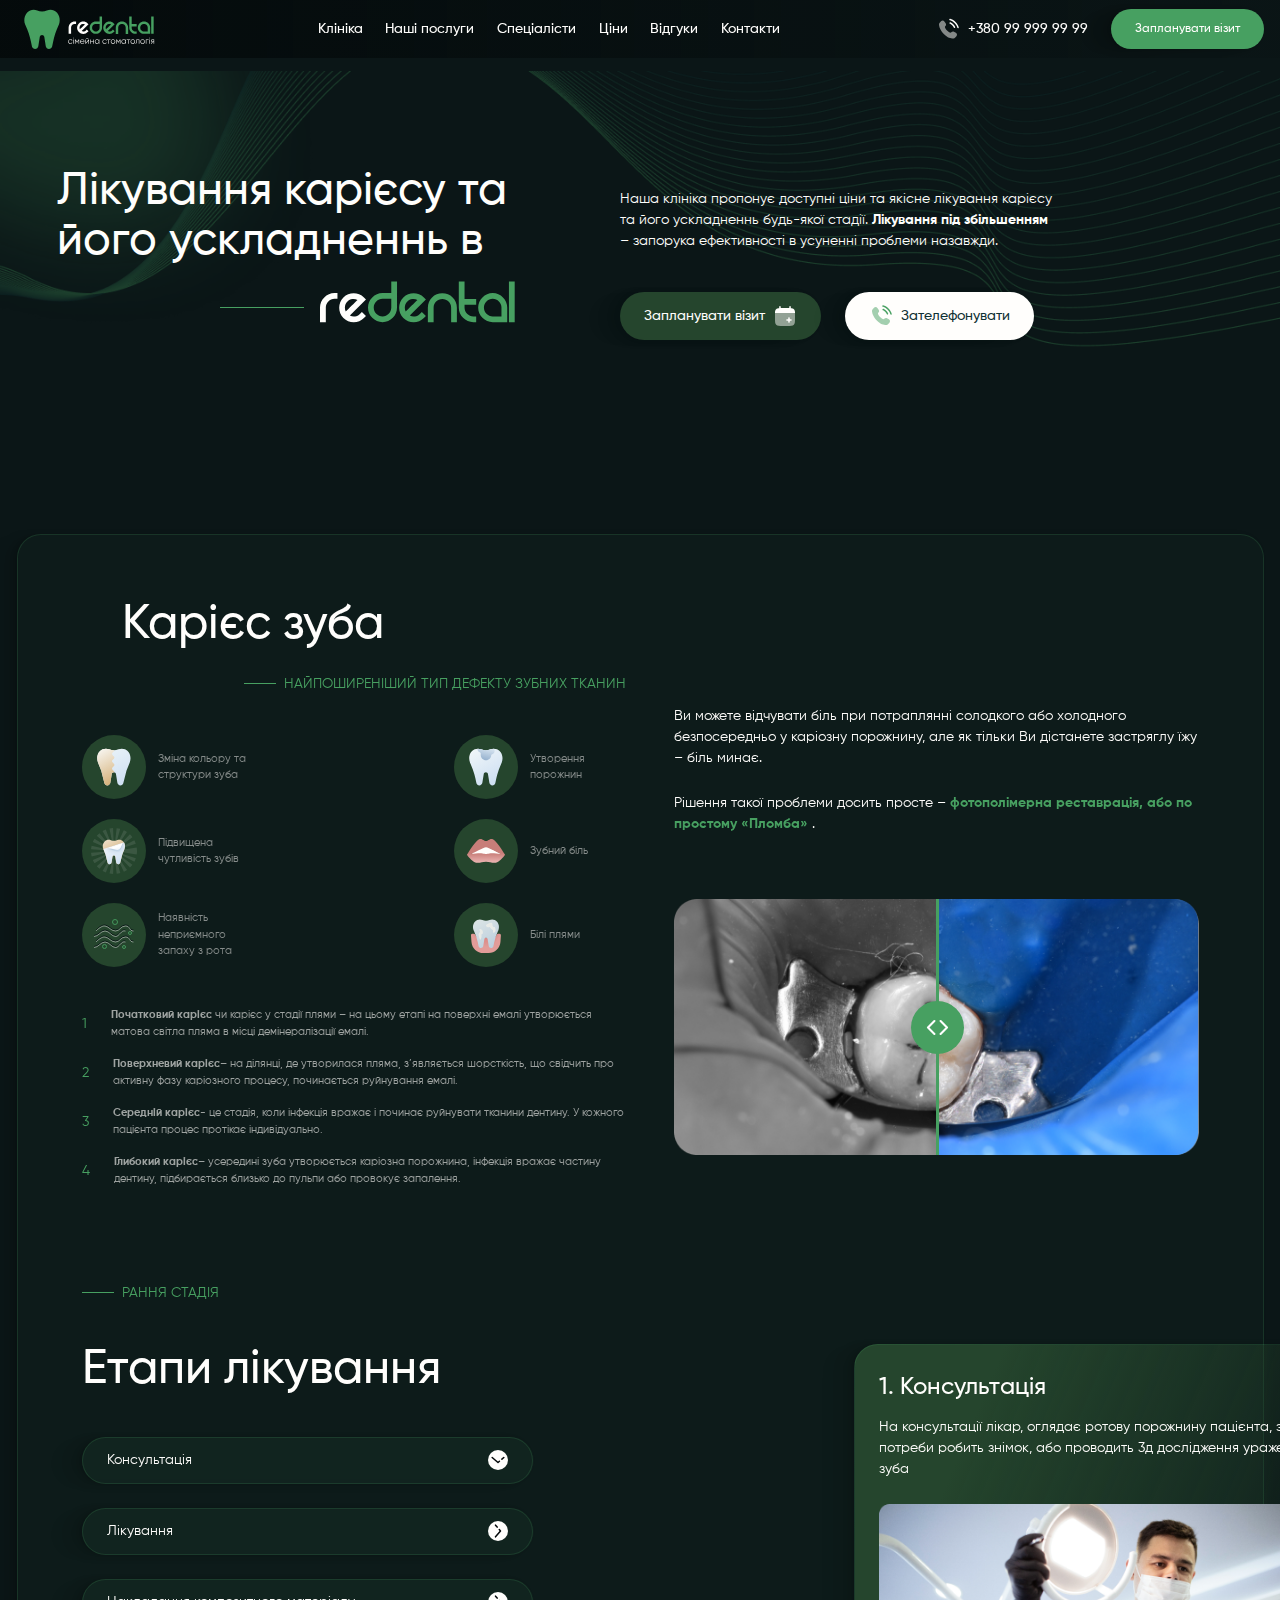
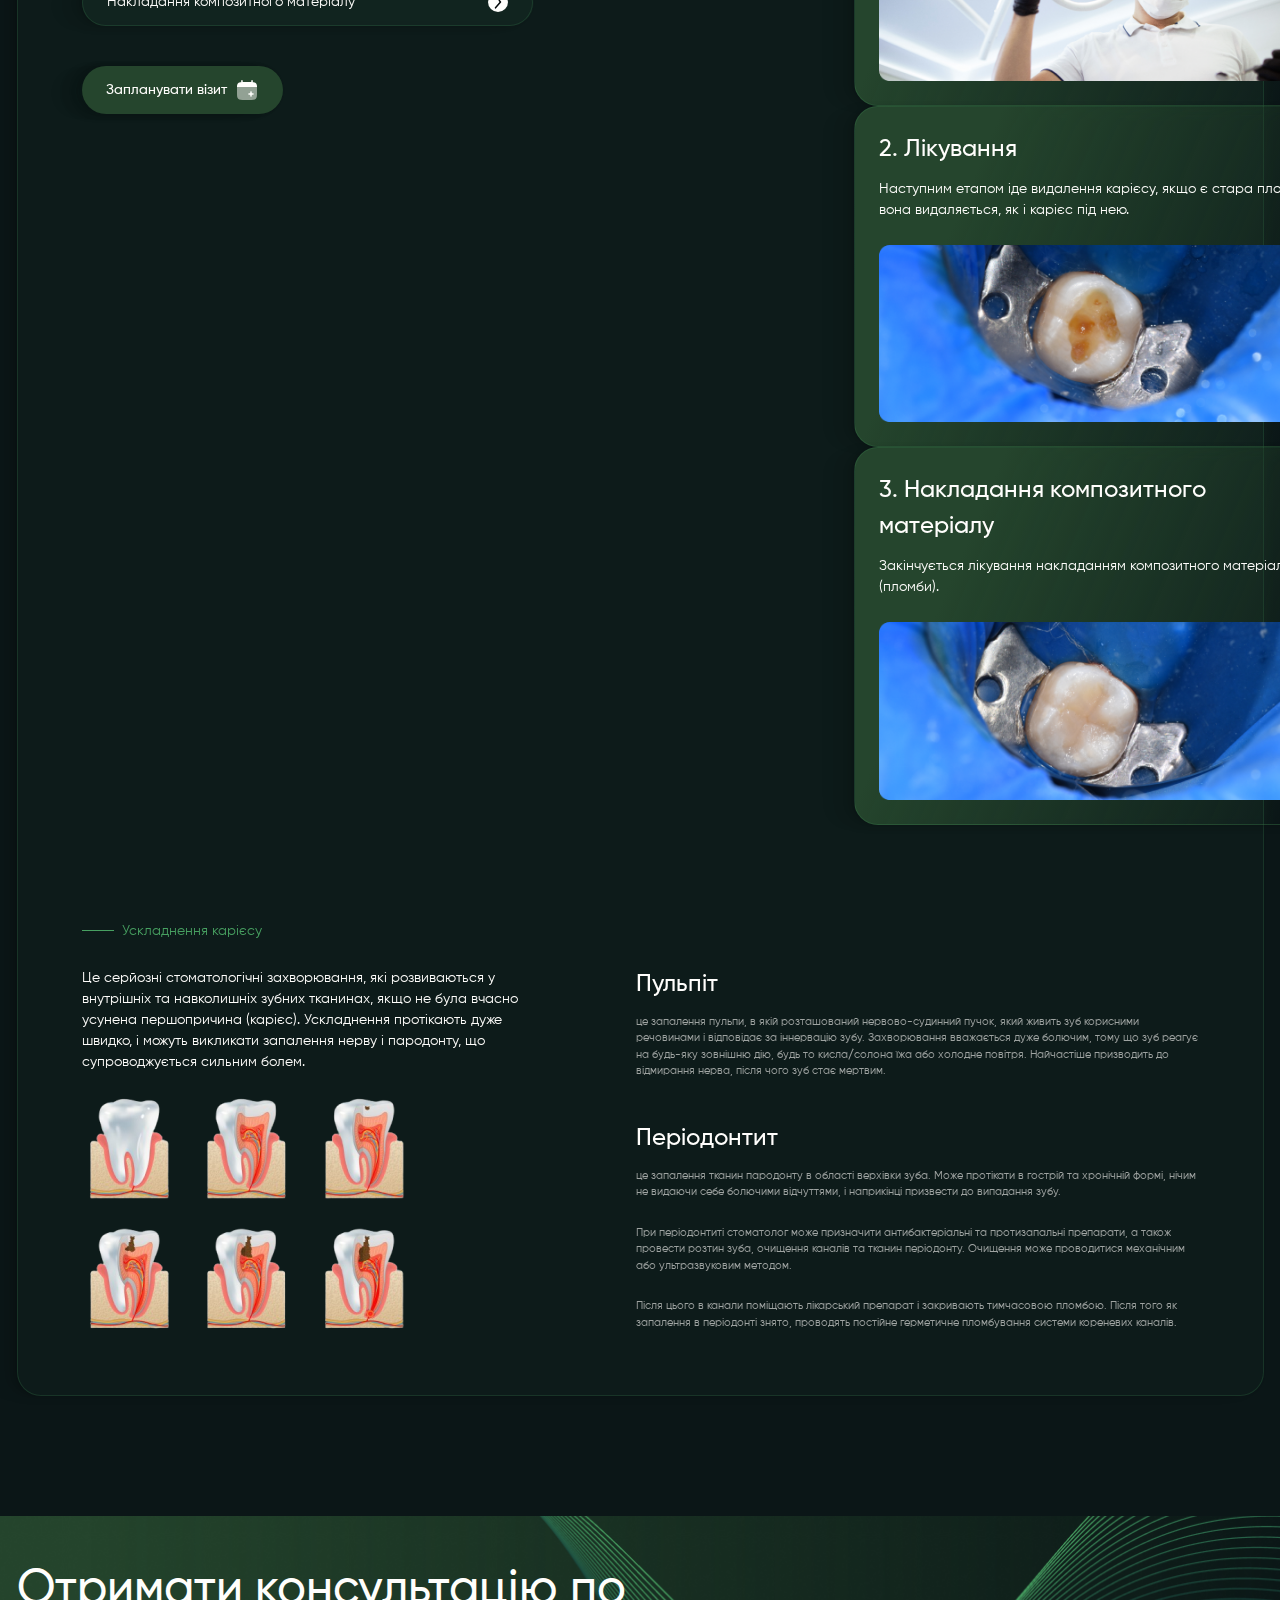
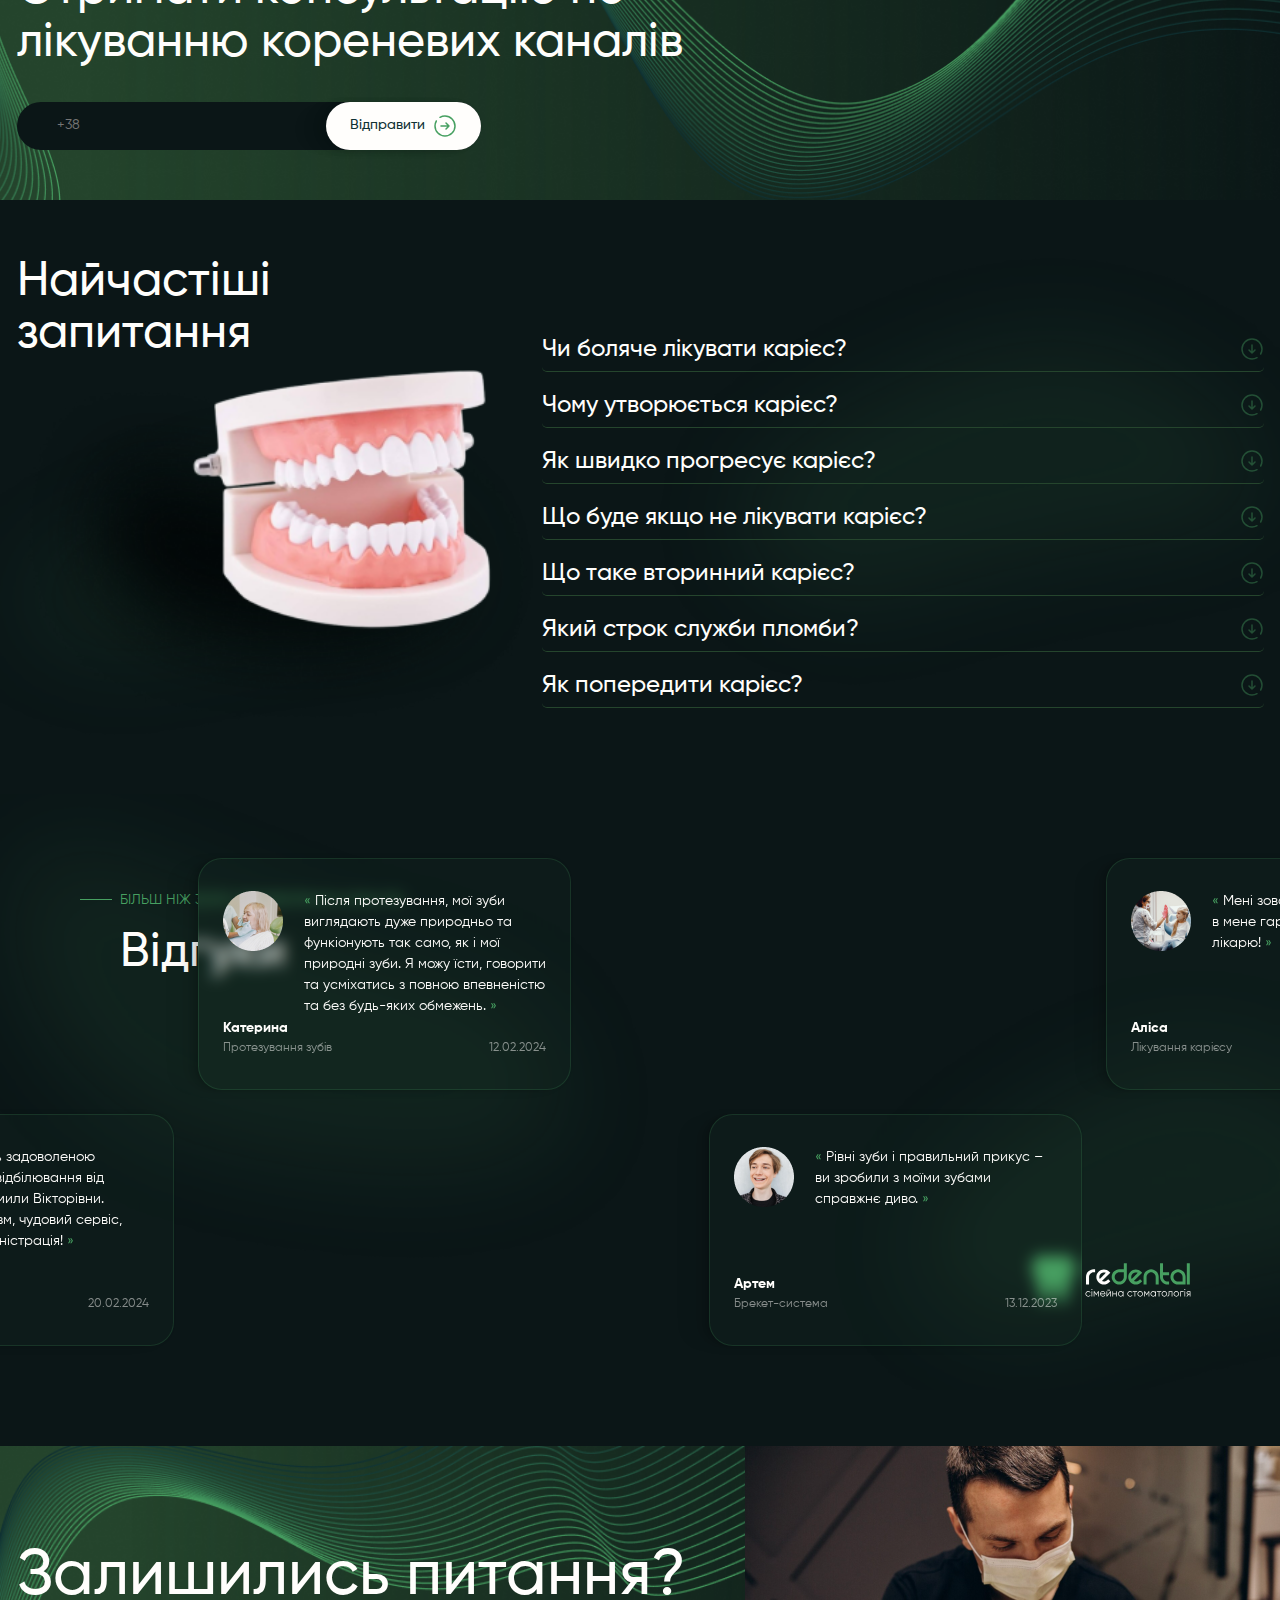
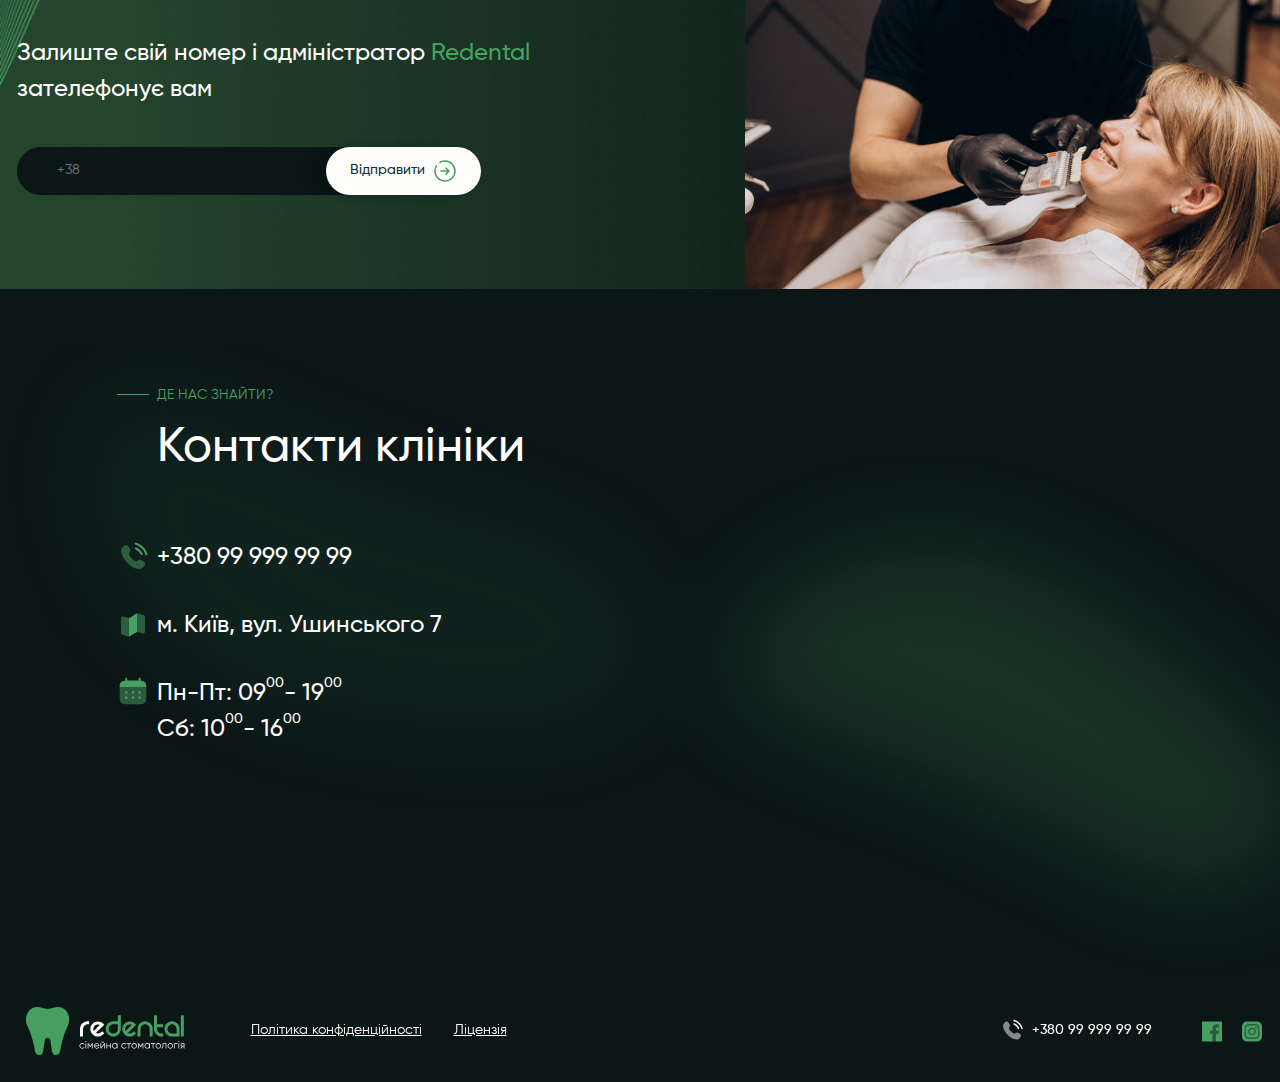
<file: caries.html>
<!DOCTYPE html>
<html lang="en">

<head>
	<title>Карієс</title>
	<meta charset="UTF-8">
	<meta name="format-detection" content="telephone=no">
	<!-- <style>body{opacity: 0;}</style> -->
	<link rel="stylesheet" href="css/style.min.css?_v=20240501130953">
	<link rel="shortcut icon" href="favicon.ico">
	<!-- <meta name="robots" content="noindex, nofollow"> -->
	<meta name="viewport" content="width=device-width, initial-scale=1.0">
</head>

<body>
	<div class="wrapper">
		<header class="header">
			<div class="header__container">
				<a class="header__logo" href="index.html">
					<img class="header__logo-img" src="img/header/logo.svg" alt="logo" class="logo">
				</a>
				<div class="header__menu menu">

					<nav class="menu__body">
						<div class="menu__overlay">
							<ul class="menu__list">
								<li class="menu__item"><a href="index.html#we" class="menu__link">Клініка</a></li>
								<li class="menu__item"><a href="index.html#services" class="menu__link">Наші послуги</a></li>
								<li class="menu__item"><a href="index.html#team" class="menu__link">Спеціалісти</a></li>
								<li class="menu__item"><a href="index.html" class="menu__link">Цiни</a></li>
								<li class="menu__item"><a href="index.html#comment" class="menu__link">Відгуки</a></li>
								<li class="menu__item"><a href="index.html#contact" class="menu__link">Контакти</a></li>
							</ul>
						</div>

					</nav>
				</div>
				<div class="header__call call-header">
					<a href="tel:+380 99 999 99 99" class="call-header__phone">
						<img src="img/home/block8/phone-calling-bold-duotone.svg" alt="call me" class="call-header__img-green">
						<div class="call-header__combi"></div>
						<p data-da=".call-header__combi, 991" class="call-header__number">+380 99 999 99 99</p>
						<p data-da=".call-header__combi, 991" data-popup="#popup" class="call-header__button">Запланувати візит</p>
					</a>
				</div>
				<div data-da=".menu__overlay, 991" class="header__action action-header">
					<a href="tel:+380 99 999 99 99" class="action-header__phone">
						<img src="img/header/phone-calling-bold-duotone.svg" alt="call me" class="action-header__img">
						<img src="img/home/block8/phone-calling-bold-duotone.svg" alt="call me" class="action-header__img-green">
						<p class="action-header__number">+380 99 999 99 99</p>
					</a>
					<a data-da=".header__action, 991" href="#" data-popup="#popup" class="action-header__button">Запланувати візит</a>
				</div>
				<button type="button" class="menu__icon icon-menu"><span></span></button>
			</div>
		</header>
		<main class="page">
			<section class="caries-hero">
				<div class="caries-hero__container">
					<div class="hero__title title-hero">
						<h1 class="title-hero__text caries-hero__title">Лікування карієсу та його ускладненнь в</h1>
						<span class="title-hero__name plusafter">
							<img src="img/home/block1/reDental.svg" alt="redental" class="title-hero__img">
						</span>
					</div>
					<div class="caries-hero__info">
						<div class="caries-hero__description">
							Наша клініка пропонує доступні ціни та якісне лікування карієсу
							та його ускладненнь будь-якої стадії. <span class="bold">Лікування під збільшенням</span>
							– запорука ефективності в усуненні проблеми назавжди.
						</div>
						<div class="hero__actives actives-hero">
							<a href="#" data-popup="#popup" class="actives-hero__plan plan-actives">
								<p class="plan-actives__text">Запланувати візит</p>
								<img src="img/home/block1/solar_calendar-add-bold-duotone.svg" alt="" class="plan-actives__icon">
							</a>
							<a href="tel:+380 99 999 99 99" class="actives-hero__phone phone-actives">
								<img src="img/home/block8/phone-calling-bold-duotone.svg" alt="" class="phone-actives__icon">
								<p class="phone-actives__text">Зателефонувати</p>
							</a>
						</div>
					</div>

				</div>
			</section>
			<section class="caries-about">
				<div class="caries-about__container">
					<div class="caries-about__content">
						<div class="caries-about__view view-caries">
							<div class="content-we__title view-caries__title title-main">
								<h2 class="title-main__titlecontent">
									<p class="title-main__title title-withoutmargin">Карієс зуба</p>
								</h2>
							</div>
							<div class="view-caries__blocks">
								<div class="view-caries__leftside  leftside-view">
									<div class="content-we__title view-caries__titles title-main">
										<p class="title-main__subtitle">найпоширеніший тип дефекту зубних тканин</p>
									</div>
									<div class="leftside-view__items">
										<div class="leftside-view__item">
											<img src="img/caries/block1/icon1.svg" alt="icon1" class="leftside-view__icon">
											<p class="leftside-view__description">Зміна кольору та структури зуба</p>
										</div>
										<div class="leftside-view__item">
											<img src="img/caries/block1/icon2.svg" alt="icon2" class="leftside-view__icon">
											<p class="leftside-view__description">Утворення порожнин</p>
										</div>
										<div class="leftside-view__item">
											<img src="img/caries/block1/icon3.svg" alt="icon3" class="leftside-view__icon">
											<p class="leftside-view__description">Підвищена чутливість зубів</p>
										</div>
										<div class="leftside-view__item">
											<img src="img/caries/block1/icon4.svg" alt="icon4" class="leftside-view__icon">
											<p class="leftside-view__description">Зубний
												біль</p>
										</div>
										<div class="leftside-view__item">
											<img src="img/caries/block1/icon5.svg" alt="icon5" class="leftside-view__icon">
											<p class="leftside-view__description">Наявність неприємного запаху з рота</p>
										</div>
										<div class="leftside-view__item">
											<img src="img/caries/block1/icon6.svg" alt="icon6" class="leftside-view__icon">
											<p class="leftside-view__description">Білі
												плями</p>
										</div>
									</div>
									<div class="leftside-view__list">
										<div class="leftside-view__tops">
											<span class="green">1</span>
											<p class="leftside-view__par">
												<span class="bold">Початковий карієс</span> чи карієс у стадії плями – на цьому етапі на поверхні емалі
												утворюється матова світла пляма в місці демінералізації емалі.
											</p>
										</div>
										<div class="leftside-view__tops">
											<span class="green">2</span>
											<p class="leftside-view__par">
												<span class="bold">Поверхневий карієс</span>– на ділянці, де утворилася пляма, з’являється шорсткість,
												що свідчить про активну фазу каріозного процесу, починається руйнування емалі.
											</p>
										</div>
										<div class="leftside-view__tops">
											<span class="green">3</span>
											<p class="leftside-view__par">
												<span class="bold">Середній карієс</span>- це стадія, коли інфекція вражає
												і починає руйнувати тканини дентину. У кожного пацієнта процес протікає індивідуально.
											</p>
										</div>
										<div class="leftside-view__tops">
											<span class="green">4</span>
											<p class="leftside-view__par">
												<span class="bold">Глибокий карієс</span>– усередині зуба утворюється каріозна порожнина,
												інфекція вражає частину дентину, підбирається близько до пульпи або провокує запалення.
											</p>
										</div>
									</div>
								</div>
								<div class="view-caries__rightside rightside-view">
									<div class="rightside-view__text">
										<p class="rightside-view__tip">
											Ви можете відчувати біль при потраплянні солодкого або холодного
											безпосередньо у каріозну порожнину, але як тільки Ви дістанете
											застряглу їжу – біль минає.
										</p>
										<p class="rightside-view__tip">
											Рішення такої проблеми досить просте –
											<span class="bold green">
												фотополімерна реставрація,
												або по простому «Пломба»
											</span>.
										</p>
									</div>
									<div data-ba class="before-after">
										<div data-ba-before class="before-after__item">
											<img src="img/caries/block1/beforeimg.png" alt="before">
										</div>
										<div data-ba-after class="before-after__item">
											<img src="img/caries/block1/afterimg.png" alt="after">
										</div>
										<div data-ba-arrow class="before-after__arrow">
											<img src="img/caries/block1/arrows.svg" alt="Image">
										</div>
									</div>
								</div>
							</div>
						</div>
						<div class="caries-about__health healths-caries">
							<div class="content-we__title we-title title-main">
								<p class="title-main__subtitle">РАННЯ СТАДІЯ</p>
							</div>
							<div data-tabs="991" data-tabs data-tabs-animate="1000" class="tabs healths-caries__tabs">
								<div class="healths-caries__navbox">
									<h2 class="title-main__titlecontent">
										<p class="title-main__title title-withoutmargin title-withoutmarginpc">Етапи лікування</p>
									</h2>
									<nav data-tabs-titles class="tabs__navigation">
										<div class="tabs__box _tab-active">
											<button type="button" class="tabs__title">
												<p>Консультація</p>
												<img src="img/home/block3/arrow-right-broken-black.svg" alt="arrow" class="tabs__icon">
											</button>
										</div>
										<div class="tabs__box">
											<button type="button" class="tabs__title">
												<p>Лікування</p>
												<img src="img/home/block3/arrow-right-broken-black.svg" alt="arrow" class="tabs__icon">
											</button>
										</div>
										<div class="tabs__box">
											<button type="button" class="tabs__title">
												<p>Накладання композитного матеріалу</p>
												<img src="img/home/block3/arrow-right-broken-black.svg" alt="arrow" class="tabs__icon">
											</button>
										</div>
									</nav>
									<a href="#" data-popup="#popup" class="actives-hero__plan plan-actives">
										<p class="plan-actives__text">Запланувати візит</p>
										<img src="img/home/block1/solar_calendar-add-bold-duotone.svg" alt="" class="plan-actives__icon">
									</a>
								</div>
								<div data-da=".healths-caries__navbox, 991, 1" data-tabs-body class="tabs__content">
									<div class="tabs__body tabs-body">
										<div data-watch data-watch-threshold="0" class="tabs-body__box tabs-with">
											<h3 class="tabs-body__title">1. Консультація</h3>
											<p class="tabs-body__desription">
												На консультації лікар, оглядає ротову порожнину пацієнта,
												за потреби робить знімок, або проводить 3д дослідження ураженого зуба
											</p>
											<img src="img/caries/block2/imageTab1.png" alt="tab1" class="tabs-body__ing">
										</div>
									</div>
									<div class="tabs__body tabs-body">
										<div data-watch data-watch-threshold="0" class="tabs-body__box tabs-with">
											<h3 class="tabs-body__title">2. Лікування</h3>
											<p class="tabs-body__desription">
												Наступним етапом іде видалення карієсу,
												якщо є стара пломба, вона видаляється,
												як і карієс під нею.
											</p>
											<img src="img/caries/block2/imageTab2.png" alt="tab2" class="tabs-body__ing">
										</div>
									</div>
									<div class="tabs__body tabs-body">
										<div data-watch data-watch-threshold="0" class="tabs-body__box tabs-with">
											<h3 class="tabs-body__title">3. Накладання композитного матеріалу</h3>
											<p class="tabs-body__desription">
												Закінчується лікування накладанням композитного матеріалу (пломби).
											</p>
											<img src="img/caries/block2/imageTab3.png" alt="tab3" class="tabs-body__ing">
										</div>
									</div>
								</div>
							</div>
						</div>
						<div class="caries-about__variants variants-caries">
							<div class="content-we__title we-title title-main">
								<p class="title-main__subtitle">Ускладнення карієсу</p>
							</div>
							<div class="variants-caries__box">
								<div class="variants-caries__leftside leftside-variants">
									<p class="leftside-variants__text">
										Це серйозні стоматологічні захворювання,
										які розвиваються у внутрішніх та навколишніх
										зубних тканинах, якщо не була вчасно усунена
										першопричина (карієс). Ускладнення протікають дуже
										швидко, і можуть викликати запалення нерву і
										пародонту, що супроводжується сильним болем.
									</p>
									<img src="img/caries/block3/zub.png" alt="image" class="leftside-variants__image">
								</div>
								<div class="variants-caries__rightside rightside-variants">
									<div class="rightside-variants__pulpit pulpit-rightside">
										<h3 data-da=".pulpit-title, 768, 0" class="pulpit-rightside__title">Пульпіт</h3>
										<p data-da=".pulpit-text, 768" class="pulpit-rightside__text">
											це запалення пульпи, в якій розташований нервово-судинний пучок,
											який живить зуб корисними речовинами і відповідає за іннервацію
											зубу. Захворювання вважається дуже болючим, тому що зуб реагує
											на будь-яку зовнішню дію, будь то кисла/солона їжа або холодне
											повітря. Найчастіше призводить до відмирання нерва, після чого
											зуб стає мертвим.
										</p>
									</div>
									<div class="rightside-variants__periodontit periodontit-rightside">
										<h3 data-da=".periodontit-title, 768, 0" class="periodontit-rightside__title">Періодонтит</h3>
										<div data-da=".periodontit-text, 768" class="periodontit-rightside__text">
											<p>
												це запалення тканин пародонту в області верхівки зуба.
												Може протікати в гострій та хронічній формі, нічим
												не видаючи себе болючими відчуттями, і наприкінці
												призвести до випадання зубу.
											</p>
											<p>
												При періодонтиті стоматолог може призначити антибактеріальні
												та протизапальні препарати, а також провести розтин зуба,
												очищення каналів та тканин періодонту. Очищення може проводитися
												механічним або ультразвуковим методом.
											</p>
											<p>
												Після цього в канали поміщають лікарський препарат і
												закривають тимчасовою пломбою. Після того як запалення в періодонті
												знято, проводять постійне герметичне пломбування системи кореневих
												каналів.
											</p>
										</div>
									</div>
									<div data-spollers data-spollers-speed="1000" data-one-spoller class="spollers spollers-caries">
										<details class="spollers__item">
											<summary class="spollers__title pulpit-title">
												<img src="img/caries/block3/arrow-up-broken.svg" alt="Image">
											</summary>
											<div class="spollers__body pulpit-text"></div>
										</details>
										<details class="spollers__item">
											<summary class="spollers__title periodontit-title">
												<img src="img/caries/block3/arrow-up-broken.svg" alt="Image">
											</summary>
											<div class="spollers__body periodontit-text"></div>
										</details>
									</div>
								</div>
							</div>
						</div>
					</div>
				</div>
			</section>
			<section class="consultation">
				<div class="consultation__container">
					<h2 class="title-main__titlecontent consultation__title">
						<p class="title-main__title title-withoutmarginpc">Отримати консультацію по лікуванню кореневих каналів</p>
					</h2>
					<form class="content-question__action" id="phone" data-ajax action="files/sendmail/webhoock.php" method="POST">
						<input type="hidden" id="utm_source" name="utm_source">
						<input type="hidden" id="utm_medium" name="utm_medium">
						<input type="hidden" id="utm_campaign" name="utm_campaign">
						<input type="hidden" id="utm_content" name="utm_content">
						<input type="hidden" id="utm_term" name="utm_term">
						<input type="tel" name="email" data-error="Error" placeholder="+38" class=" tel">
						<button type="submit" class="button content-question__button">
							<span>Відправити</span>
							<img src="img/home/block7/round-arrow-right-broken.svg" alt="arrow-right">
						</button>
					</form>
				</div>
			</section>
			<section class="faq">
				<div class="faq__container">
					<h2 class="title-main__titlecontent consultation__title">
						<p class="title-main__title title-withoutmarginpc">Найчастіші <br> запитання</p>
					</h2>
					<div class="faq__content">
						<img src="img/caries/block5/image.png" alt="image" class="faq__img">
						<div data-spollers data-spollers-speed="1000" data-one-spoller class="spollers faq__spollers">
							<details class="spollers__item faq__item">
								<summary class="spollers__title faq-spollers__title">
									<h3>Чи боляче лікувати карієс?</h3>
									<img src="img/caries/block3/arrow-up-broken.svg" alt="Image">
								</summary>
								<div class="spollers__body faq-spollers__body">
									<p>Ні, якщо лікар використовує сучасні препарати знеболення. 
										Тоді лікування проходить максимально комфортно і без болю.</p>
								</div>
							</details>
							<details class="spollers__item faq__item">
								<summary class="spollers__title faq-spollers__title">
									<h3>Чому утворюється карієс?</h3>
									<img src="img/caries/block3/arrow-up-broken.svg" alt="Image">
								</summary>
								<div class="spollers__body faq-spollers__body">
									<p>
										Винуватцями каріозного руйнування зубів є бактерії.
										А точніше продукти їх життєдіяльності, які містять
										органічні кислоти. Під дією кислоти емаль зубів
										поступово слабшає і починає руйнуватися, в ній
										з'являються порожнини, через які карієс проникає у внутрішні
										тканини зубів і руйнує дентин, утворюючи каріозну порожнину.
									</p>
								</div>
							</details>
							<details class="spollers__item faq__item">
								<summary class="spollers__title faq-spollers__title">
									<h3>Як швидко прогресує карієс?</h3>
									<img src="img/caries/block3/arrow-up-broken.svg" alt="Image">
								</summary>
								<div class="spollers__body faq-spollers__body">
									<p>це залежить від багатьох факторів такі як особистий догляд за
										зубами, якість зубної пасти і щітки, раціон харчування,
										генетика.  Найчастіше люди самі помічають карієс, коли
										він має середній або навіть глибокий степінь ураження</p>
								</div>
							</details>
							<details class="spollers__item faq__item">
								<summary class="spollers__title faq-spollers__title">
									<h3>Що буде якщо не лікувати карієс?</h3>
									<img src="img/caries/block3/arrow-up-broken.svg" alt="Image">
								</summary>
								<div class="spollers__body faq-spollers__body">
									<p>Це може призвести до сильного зубного болю, поширення інфекції та втрати зуба.</p>
								</div>
							</details>
							<details class="spollers__item faq__item">
								<summary class="spollers__title faq-spollers__title">
									<h3>Що таке вторинний карієс?</h3>
									<img src="img/caries/block3/arrow-up-broken.svg" alt="Image">
								</summary>
								<div class="spollers__body faq-spollers__body">
									<p>
										Це патологія, за якої каріозний процес зачіпає зуби,
										що вже постраждали через цю хворобу раніше. Захворювання
										може з'явитися через усадку пломби або тоді, коли під час
										первинного лікування було допущено лікарські помилки.
									</p>
								</div>
							</details>
							<details class="spollers__item faq__item">
								<summary class="spollers__title faq-spollers__title">
									<h3>Який строк служби пломби?</h3>
									<img src="img/caries/block3/arrow-up-broken.svg" alt="Image">
								</summary>
								<div class="spollers__body faq-spollers__body">
									<p>
										Зазвичай строк служби пломби від 5 до 7 років і більше.
									</p>
								</div>
							</details>
							<details class="spollers__item faq__item">
								<summary class="spollers__title faq-spollers__title">
									<h3>Як попередити карієс?</h3>
									<img src="img/caries/block3/arrow-up-broken.svg" alt="Image">
								</summary>
								<div class="spollers__body faq-spollers__body">
									<p>
										Особиста гігієна (зубна нитка, якісна паста та щітка) це запорука
										здорової посмішки. Також не забувайте про професійну чистку у
										стоматолога, хоча б раз на пів року.
									</p>
								</div>
							</details>
						</div>
					</div>
				</div>
			</section>
			<section data-watch="navigator" class="comment">
				<div class="comment__container">
					<div class="comment__item comment-title">
						<div class="content-we__title we-title title-main">
							<p class="title-main__subtitle comment-subtitle">БІЛЬШ НІЖ 3,000 ЗАДОВОЛЕНИХ КЛІЄНТІВ</p>
							<h2 class="title-main__titlecontent">
								<p class="title-main__title">Відгуки</p>
							</h2>
						</div>
					</div>
					<div data-watch data-watch-threshold="0" data-da=".coment__wrapper, 768" class="comment__item left-swipe item-comment coment__slide swiper-slide">
						<div class="item-comment__text">
							<img src="img/home/block6/coment1pic.png" alt="avatar" class="item-comment__img">
							<p class="item-comment__info">
								<span class="green">«</span>
								Після протезування, мої зуби виглядають дуже природньо та
								функіонують так само, як i мої природні зуби. Я можу їсти,
								говорити та усміхатись з повною впевненістю та без будь-яких обмежень.
								<span class="green">»</span>
							</p>
						</div>
						<div class="item-comment__action">
							<div class="item-comment__title">
								<p class="item-comment__name">Катерина</p>
								<div class="item-comment__stars">
									<div data-rating data-rating-size="6" class="rating"></div>
								</div>
							</div>
							<div class="item-comment__description">
								<p class="item-comment__view">Протезування зубів</p>
								<p class="item-comment__date">12.02.2024</p>
							</div>
						</div>
					</div>
					<div data-watch data-watch-threshold="0" data-da=".coment__wrapper, 768" class="comment__item right-swipe item-comment coment__slide swiper-slide">
						<div class="item-comment__text">
							<img src="img/home/block6/coment2pic.png" alt="avatar" class="item-comment__img">
							<p class="item-comment__info">
								<span class="green">«</span>
								Мені зовсім не було боляче i тепер в мене гарна посмішка. Дякую лікарю!
								<span class="green">»</span>
							</p>
						</div>
						<div class="item-comment__action">
							<div class="item-comment__title">
								<p class="item-comment__name">Аліса</p>
								<div class="item-comment__stars">
									<div data-rating data-rating-size="6" class="rating"></div>
								</div>
							</div>
							<div class="item-comment__description">
								<p class="item-comment__view">Лікування карієсу</p>
								<p class="item-comment__date">09.01.2024</p>
							</div>
						</div>
					</div>
					<div data-watch data-watch-threshold="0" data-da=".coment__wrapper, 768" class="comment__item left-swipe item-comment coment__slide swiper-slide">
						<div class="item-comment__text">
							<img src="img/home/block6/coment3pic.png" alt="avatar" class="item-comment__img">
							<p class="item-comment__info">
								<span class="green">«</span>
								Залишилась задоволеною процедурою відбілювання від Оверчук Людмили Вікторівни.
								Професіоналізм, чудовий сервіс, приємна адміністрація!
								<span class="green">»</span>
							</p>
						</div>
						<div class="item-comment__action">
							<div class="item-comment__title">
								<p class="item-comment__name">Ольга</p>
								<div class="item-comment__stars">
									<div data-rating data-rating-size="6" class="rating"></div>
								</div>
							</div>
							<div class="item-comment__description">
								<p class="item-comment__view">Відбілювання</p>
								<p class="item-comment__date">20.02.2024</p>
							</div>
						</div>
					</div>
					<div data-watch data-watch-threshold="0" data-da=".coment__wrapper, 768" class="comment__item right-swipe item-comment coment__slide swiper-slide">
						<div class="item-comment__text">
							<img src="img/home/block6/coment4pic.png" alt="avatar" class="item-comment__img">
							<p class="item-comment__info">
								<span class="green">«</span>
								Рівні зуби і правильний прикус – ви зробили з моїми зубами справжнє диво.
								<span class="green">»</span>
							</p>
						</div>
						<div class="item-comment__action">
							<div class="item-comment__title">
								<p class="item-comment__name">Артем</p>
								<div class="item-comment__stars">
									<div data-rating data-rating-size="6" class="rating"></div>
								</div>
							</div>
							<div class="item-comment__description">
								<p class="item-comment__view">Брекет-система</p>
								<p class="item-comment__date">13.12.2023</p>
							</div>
						</div>
					</div>
					<div class="comment__item comment-logo">
						<img src="img/header/logo.svg" alt="logo">
					</div>
					<div class="coment__slider swiper">
						<div class="coment__wrapper swiper-wrapper">
						</div>
					</div>
				</div>
			</section>
			<section class="question">
				<div class="question__container">
					<div class="question__content content-question">
						<div class="content-question__text">
							<h1 class="content-question__title">Залишились питання?</h1>
							<p class="content-question__desription">
								Залиште свій номер i адміністратор <span class="green">Redental</span> зателефонує вам
							</p>
						</div>
						<div class="content-question__actions">
							<form class="content-question__action" id="phone" data-ajax action="files/sendmail/sendmail.php" method="POST">
								<input type="tel" name="email" data-error="Error" placeholder="+38" class=" tel">
								<button type="submit" class="button content-question__button">
									<span>Відправити</span>
									<img src="img/home/block7/round-arrow-right-broken.svg" alt="arrow-right">
								</button>
							</form>
						</div>
					</div>
					<div class="question__image">
						<img src="img/home/block7/image-right.png" alt="image" class="question__img">
					</div>
				</div>
			</section>
			<section data-watch="navigator" class="contact">
				<div class="contact__container">
					<div class="contact__info">
						<div class="content-we__title title-main">
							<p class="title-main__subtitle">ДЕ НАС ЗНАЙТИ?</p>
							<h2 class="title-main__titlecontent contact-titlecontent">
								<p class="title-main__title">Контакти клініки</p>
							</h2>
						</div>
						<div class="contact__data data-contact">
							<a href="tel:+380 99 999 99 99" class="data-contact__phone">
								<img src="img/home/block8/phone-calling-bold-duotone.svg" alt="phone">
								<span>+380 99 999 99 99</span>
							</a>
							<div class="data-contact__location">
								<img src="img/home/block8/map-bold-duotone.svg" alt="Image">
								<span>м. Київ, вул. Ушинського 7</span>
							</div>
							<div class="data-contact__open">
								<img src="img/home/block8/calendar-bold-duotone.svg" alt="Image">
								<div class="data-contact__tags">
									<span>Пн-Пт: 09 <span class="little">00</span> - 19<span class="little">00</span></span>
									<span>Сб: 10<span class="little">00</span> - 16<span class="little">00</span></span>
								</div>
							</div>
						</div>
					</div>
					<div data-watch data-watch-threshold="0" class="contact__map">
						<iframe src="https://www.google.com/maps/embed?pb=!1m18!1m12!1m3!1d1511.092772863448!2d30.448604132101327!3d50.43467436756146!2m3!1f0!2f0!3f0!3m2!1i1024!2i768!4f13.1!3m3!1m2!1s0x40d4cea6ac858e59%3A0x86ce8d1f96279f9a!2z0LLRg9C70LjRhtGPINCj0YjQuNC90YHRjNC60L7Qs9C-LCA3LCDQmtC40ZfQsiwg0KPQutGA0LDRl9C90LAsIDAyMDAw!5e0!3m2!1suk!2sde!4v1712298736729!5m2!1suk!2sde" style="border:0;" allowfullscreen="" loading="lazy" referrerpolicy="no-referrer-when-downgrade">
						</iframe>
					</div>
				</div>
			</section>
		</main>
		<footer class="footer">
			<div class="footer__container">
				<div class="footer__main main-footer">
					<a href="index.html">
						<img src="img/header/logo.svg" alt="" class="main-footer__logo">
					</a>
					<div data-da=".socials-footer, 768, 0" class="main-footer__nav">
						<a href="#" class="main-footer__police">Політика конфіденційності</a>
						<a href="#" class="main-footer__license">Ліцензія</a>
					</div>
				</div>
				<div class="footer__socials socials-footer">
					<a href="tel:+380 99 999 99 99" class="socials-footer__phone">
						<img src="img/header/phone-calling-bold-duotone.svg" alt="Image">
						<span>+380 99 999 99 99</span>
					</a>
					<div data-da=".main-footer, 768" class="socials-footer__social">
						<a href="#" class="socials-footer__faceboock">
							<img src="img/footer/facebook.svg" alt="faceboock">
						</a>
						<a href="#" class="socials-footer__instagram">
							<img src="img/footer/instagram-alt.svg" alt="instagram">
						</a>
					</div>
				</div>
			</div>
		</footer>
		<div id="popup" aria-hidden="true" class="popup">
			<div class="popup__wrapper">
				<div class="popup__content">
					<button data-close type="button" class="popup__close"></button>
					<div class="popup__text">
						<form class="popup-form" id="phone" action="files/sendmail/webhoock.php" method="POST">
							<input type="hidden" id="utm_source" name="utm_source">
							<input type="hidden" id="utm_medium" name="utm_medium">
							<input type="hidden" id="utm_campaign" name="utm_campaign">
							<input type="hidden" id="utm_content" name="utm_content">
							<input type="hidden" id="utm_term" name="utm_term">
							<input type="text" name="email" data-error="Error" placeholder="Ім'я" class="popup-input">
							<input type="tel" name="phone" data-error="Error" placeholder="+38" class="tel popup-input">
							<button type="submit" href="thanks.html" class="button popup-button">Запланувати візит</button>
						</form>
					</div>
				</div>
			</div>
		</div>


		<div id="popup" aria-hidden="true" class="popup popup-implantation">
			<div class="popup__wrapper">
				<div class="popup__content popup-implantation__content">
					<button data-close type="button" class="popup__close popup-implantation__close"></button>
					<div class="popup__text popup-implantation__text">
						<h2 class="popup-implantation__title">Невеличкий опис процедури</h2>
						<!-- Оболонка слайдера -->
						<div class="popup-implantation__slider swiper">
							<!-- Частина слайдера, що рухається -->
							<div class="popup-implantation__wrapper swiper-wrapper">
								<!-- Слайд -->
								<div class="popup-implantation__slide swiper-slide">
									<div data-ba class="before-after">
										<div data-ba-before class="before-after__item">
											<img src="img/Implantation/popup/photo_1.png" alt="before">
										</div>
										<div data-ba-after class="before-after__item">
											<img src="img/Implantation/popup/photo_2.png" alt="after">
										</div>
										<div data-ba-arrow class="before-after__arrow">
											<img src="img/caries/block1/arrows.svg" alt="Image">
										</div>
									</div>
								</div>
							</div>
						</div>

						<!-- Якщо потрібна навігація (ліворуч/праворуч) -->
						<button type="button" class="popup-implantation__prev">
							<svg xmlns="http://www.w3.org/2000/svg" width="40" height="41" viewBox="0 0 40 41" fill="none">
								<path d="M28 5L12 21L28 37" stroke="#47A061" stroke-width="1.5" stroke-linecap="round" stroke-linejoin="round" />
							</svg>
						</button>
						<button type="button" class="popup-implantation__next">
							<svg xmlns="http://www.w3.org/2000/svg" width="40" height="41" viewBox="0 0 40 41" fill="none">
								<path d="M12 5L28 21L12 37" stroke="#47A061" stroke-width="1.5" stroke-linecap="round" stroke-linejoin="round" />
							</svg>
						</button>
					</div>
				</div>
			</div>
		</div>
	</div>
	<script src="js/app.min.js?_v=20240501130953"></script>
</body>

</html>
</file>
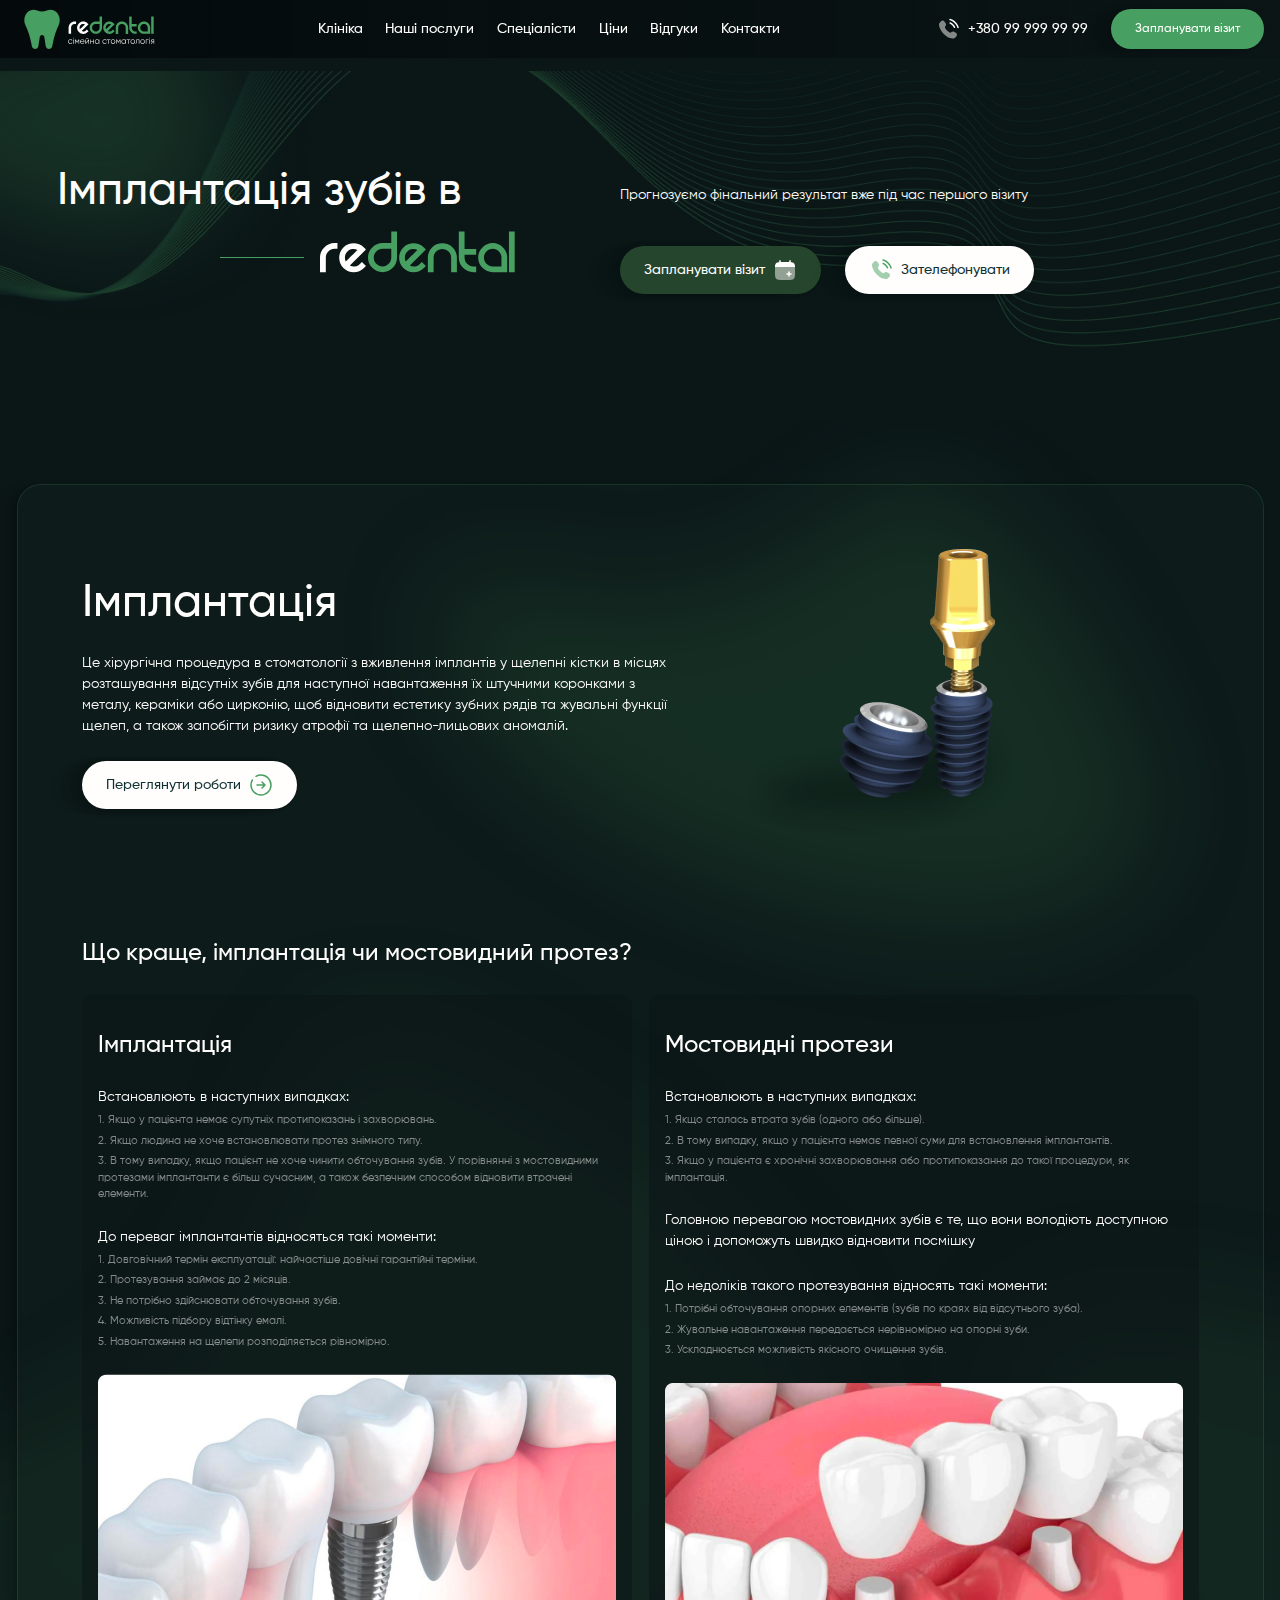
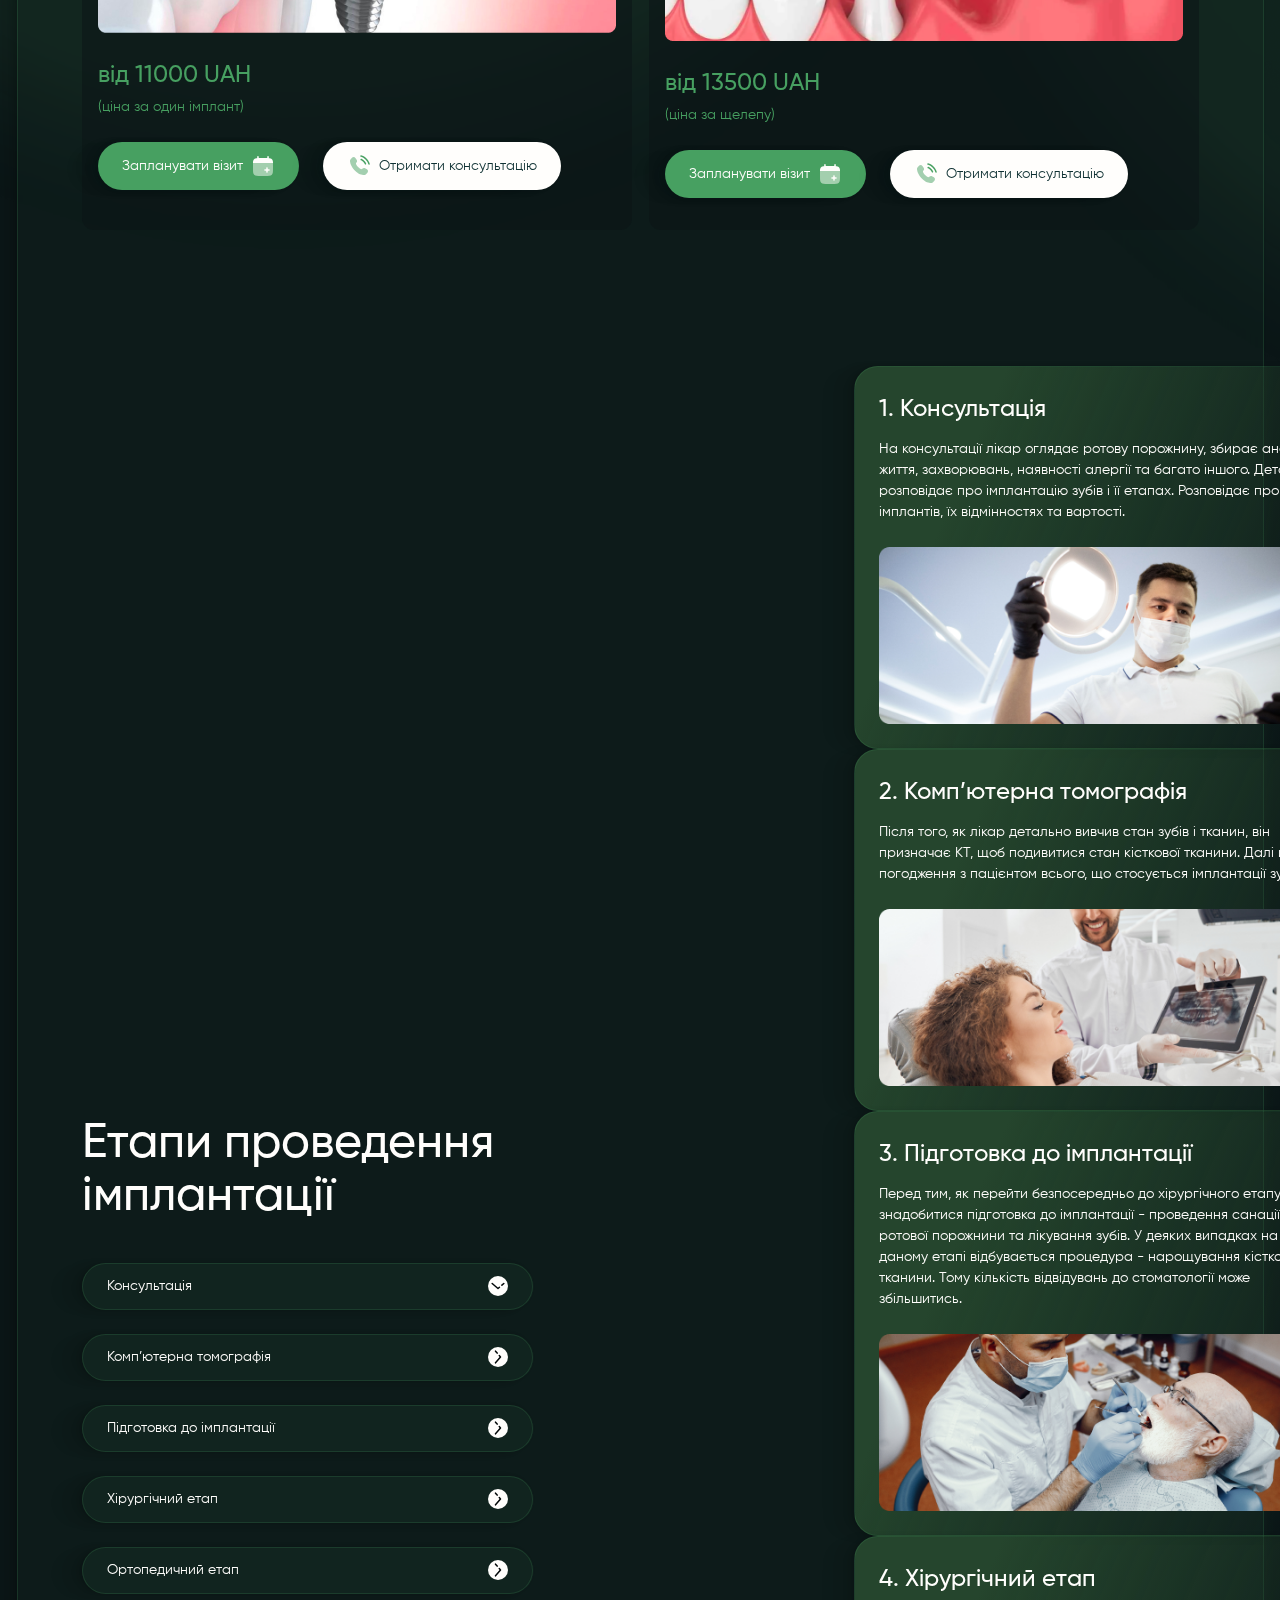
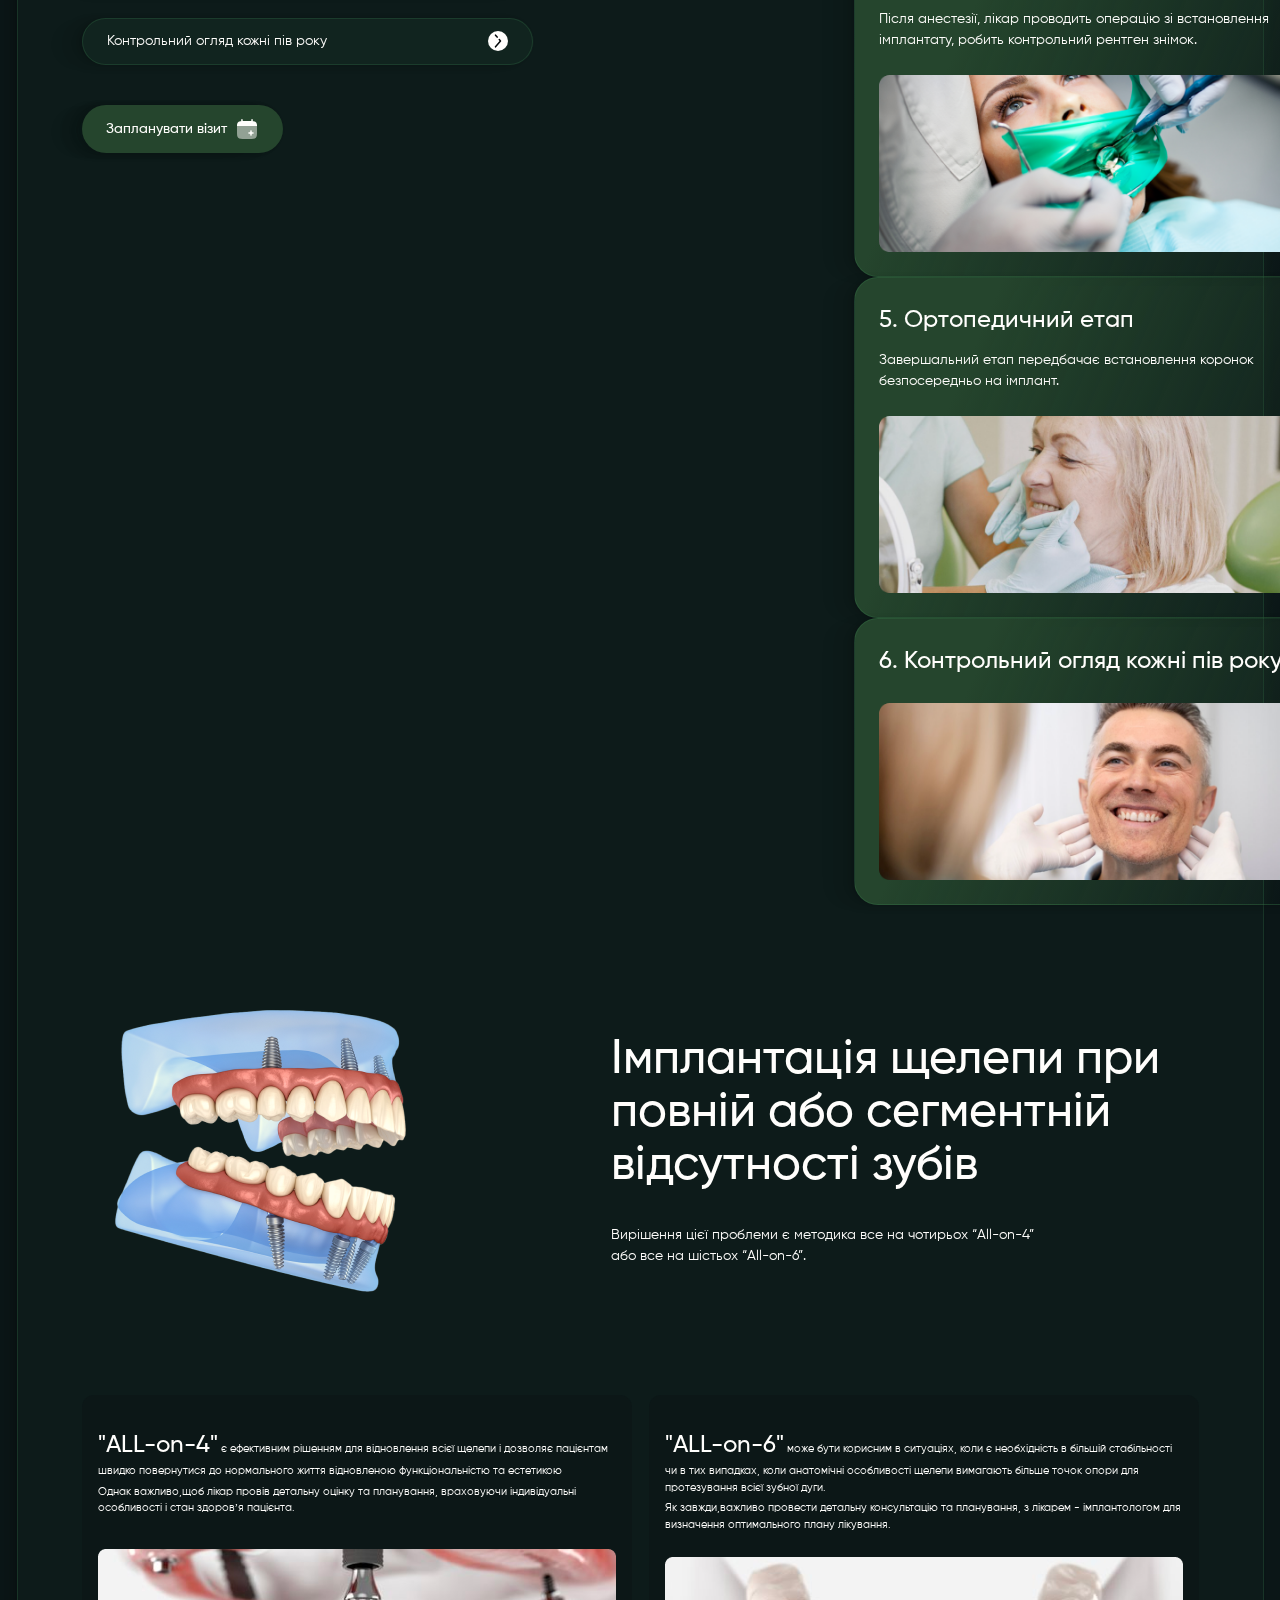
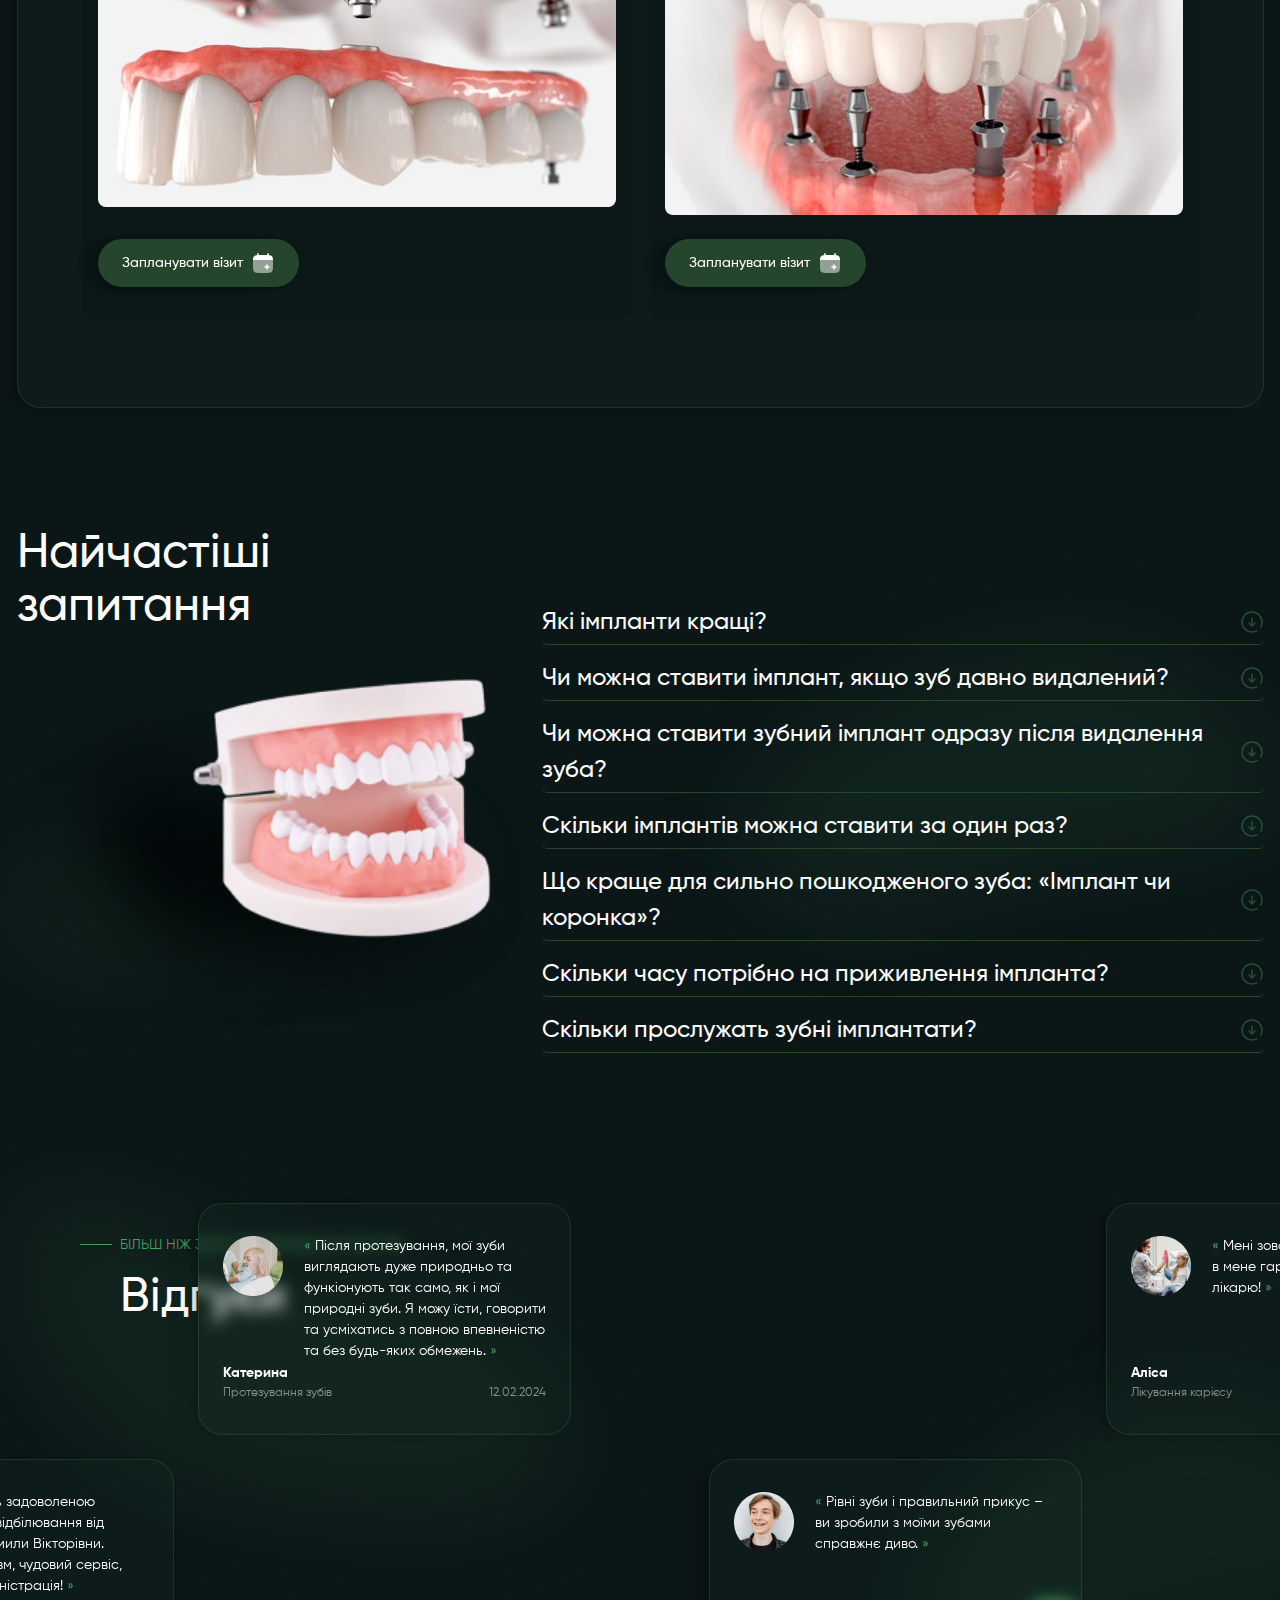
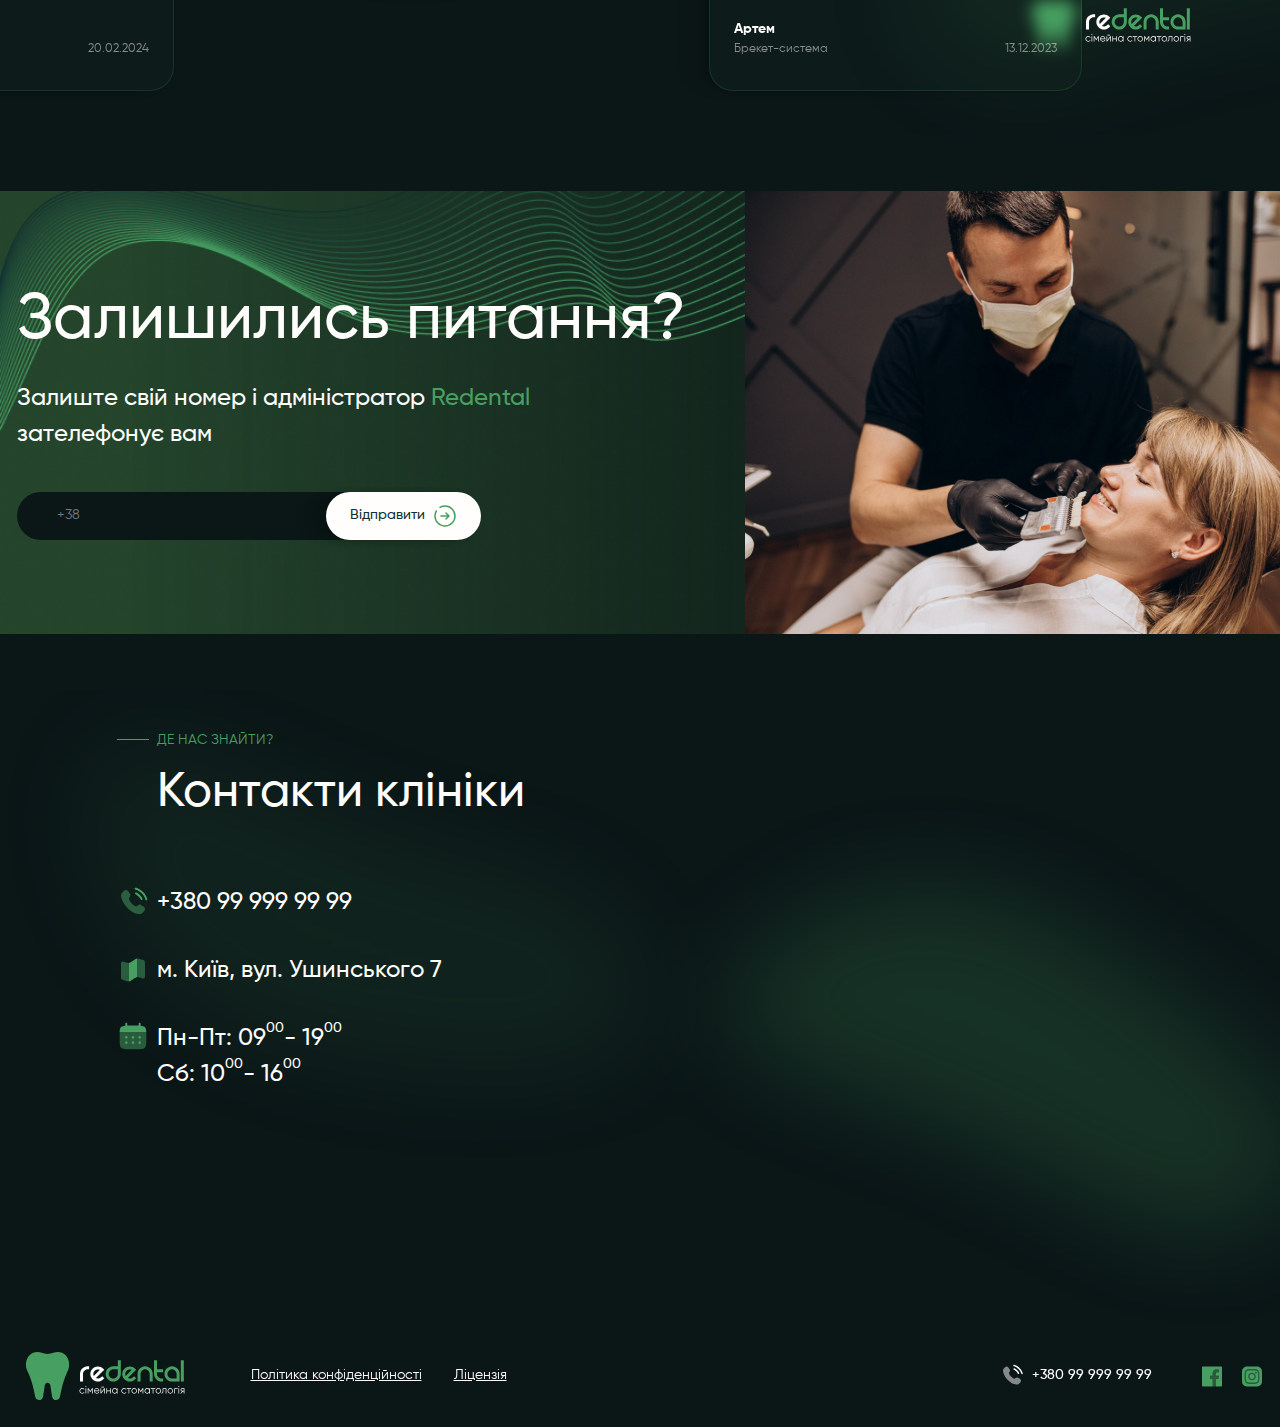
<file: Implantation.html>
<!DOCTYPE html>
<html lang="en">

<head>
	<title>Імплантація</title>
	<meta charset="UTF-8">
	<meta name="format-detection" content="telephone=no">
	<!-- <style>body{opacity: 0;}</style> -->
	<link rel="stylesheet" href="css/style.min.css?_v=20240501130953">
	<link rel="shortcut icon" href="favicon.ico">
	<!-- <meta name="robots" content="noindex, nofollow"> -->
	<meta name="viewport" content="width=device-width, initial-scale=1.0">
</head>

<body>
	<div class="wrapper">
		<header class="header">
			<div class="header__container">
				<a class="header__logo" href="index.html">
					<img class="header__logo-img" src="img/header/logo.svg" alt="logo" class="logo">
				</a>
				<div class="header__menu menu">

					<nav class="menu__body">
						<div class="menu__overlay">
							<ul class="menu__list">
								<li class="menu__item"><a href="index.html#we" class="menu__link">Клініка</a></li>
								<li class="menu__item"><a href="index.html#services" class="menu__link">Наші послуги</a></li>
								<li class="menu__item"><a href="index.html#team" class="menu__link">Спеціалісти</a></li>
								<li class="menu__item"><a href="index.html" class="menu__link">Цiни</a></li>
								<li class="menu__item"><a href="index.html#comment" class="menu__link">Відгуки</a></li>
								<li class="menu__item"><a href="index.html#contact" class="menu__link">Контакти</a></li>
							</ul>
						</div>

					</nav>
				</div>
				<div class="header__call call-header">
					<a href="tel:+380 99 999 99 99" class="call-header__phone">
						<img src="img/home/block8/phone-calling-bold-duotone.svg" alt="call me" class="call-header__img-green">
						<div class="call-header__combi"></div>
						<p data-da=".call-header__combi, 991" class="call-header__number">+380 99 999 99 99</p>
						<p data-da=".call-header__combi, 991" data-popup="#popup" class="call-header__button">Запланувати візит</p>
					</a>
				</div>
				<div data-da=".menu__overlay, 991" class="header__action action-header">
					<a href="tel:+380 99 999 99 99" class="action-header__phone">
						<img src="img/header/phone-calling-bold-duotone.svg" alt="call me" class="action-header__img">
						<img src="img/home/block8/phone-calling-bold-duotone.svg" alt="call me" class="action-header__img-green">
						<p class="action-header__number">+380 99 999 99 99</p>
					</a>
					<a data-da=".header__action, 991" href="#" data-popup="#popup" class="action-header__button">Запланувати візит</a>
				</div>
				<button type="button" class="menu__icon icon-menu"><span></span></button>
			</div>
		</header>
		<main class="page">
			<section class="caries-hero">
				<div class="caries-hero__container">
					<div class="hero__title title-hero">
						<h1 class="title-hero__text caries-hero__title">Імплантація зубів в</h1>
						<span class="title-hero__name plusafter">
							<img src="img/home/block1/reDental.svg" alt="redental" class="title-hero__img">
						</span>
					</div>
					<div class="caries-hero__info">
						<div class="caries-hero__description">
							Прогнозуємо фінальний результат вже під час першого візиту
						</div>
						<div class="hero__actives actives-hero">
							<a href="#" data-popup="#popup" class="actives-hero__plan plan-actives">
								<p class="plan-actives__text">Запланувати візит</p>
								<img src="img/home/block1/solar_calendar-add-bold-duotone.svg" alt="" class="plan-actives__icon">
							</a>
							<a href="tel:+380 99 999 99 99" class="actives-hero__phone phone-actives">
								<img src="img/home/block8/phone-calling-bold-duotone.svg" alt="" class="phone-actives__icon">
								<p class="phone-actives__text">Зателефонувати</p>
							</a>
						</div>
					</div>

				</div>
			</section>
			<section class="caries-about implantation-bg">
				<div class="caries-about__container">
					<div class="caries-about__content">
						<div class="implantation__firstblock fristblock-implantation">
							<div class="fristblock-implantation__info info-firstblock">
								<h2 class="info-firstblock__title">Імплантація</h2>
								<p class="info-firstblock__description">
									Це хірургічна процедура в стоматології з вживлення
									імплантів у щелепні кістки в місцях розташування
									відсутніх зубів для наступної навантаження їх штучними
									коронками з металу, кераміки або цирконію, щоб відновити
									естетику зубних рядів та жувальні функції щелеп, а також
									запобігти ризику атрофії та щелепно-лицьових аномалій.
								</p>
								<a href="#" data-popup=".popup-implantation" class="info-firstblock__btn button content-question__button">
									<span>Переглянути роботи</span>
									<img src="img/home/block7/round-arrow-right-broken.svg" alt="arrow-right">
								</a>
							</div>
							<div class="fristblock-implantation__image">
								<img src="img/Implantation/ImplantationImg.png" alt="Image">
							</div>
						</div>
						<div class="implantation__secondblock secondblock-implantation">
							<h3 class="secondblock-implantation__title">Що краще, імплантація чи мостовидний протез?</h3>
							<div class="secondblock-implantation__content content-secondblock">
								<div data-da=".implantation-slide1, 1270" class="content-secondblock__item item-secondblock">
									<h3 class="item-secondblock__title">Імплантація</h3>
									<div class="item-secondblock__listone listone-secondblock">
										<h4 class="listone-secondblock__title">Встановлюють в наступних випадках:</h4>
										<p class="listone-secondblock__description">1. Якщо у пацієнта немає супутніх протипоказань і захворювань.</p>
										<p class="listone-secondblock__description">2. Якщо людина не хоче встановлювати протез знімного типу.</p>
										<p class="listone-secondblock__description">3. В тому випадку, якщо пацієнт не хоче чинити обточування зубів.
											У порівнянні з мостовидними протезами імплантанти є більш сучасним,
											а також безпечним способом відновити втрачені елементи.</p>
									</div>
									<div class="item-secondblock__listtwo listtwo-secondblock">
										<h4 class="listtwo-secondblock__title">До переваг імплантантів відносяться такі моменти:</h4>
										<p class="listtwo-secondblock__description">1. Довговічний термін експлуатації:
											найчастіше довічні гарантійні терміни.</p>
										<p class="listtwo-secondblock__description">2. Протезування займає до 2 місяців.</p>
										<p class="listtwo-secondblock__description">3. Не потрібно здійснювати обточування зубів.</p>
										<p class="listtwo-secondblock__description">4. Можливість підбору відтінку емалі.</p>
										<p class="listtwo-secondblock__description">5. Навантаження на щелепи розподіляється рівномірно.</p>
									</div>
									<div class="item-secondblock__img img-secondblock">
										<img src="img/Implantation/ImplantatiaZahn.png" alt="Image">
									</div>
									<div class="item-secondblock__price price-secondblock margin-top">
										<p class="price-secondblock__price green">від 11000 UAH</p>
										<p class="price-secondblock__description green">(ціна за один імплант)</p>
									</div>
									<div class="tabs-body__actions">
										<a href="#" data-popup="#popup" class="tabs-body__more">
											<span>Запланувати візит</span>
											<img src="img/home/block1/calendar.svg" alt="calendar">
										</a>
										<a href="tel:+380 99 999 99 99" class="tabs-body__call">
											<img src="img/home/block8/phone-calling-bold-duotone.svg" alt="phone">
											<span>Отримати консультацію</span>
										</a>
									</div>
								</div>
								<div data-da=".implantation-slide2, 1270" class="content-secondblock__item item-secondblock">
									<h3 class="item-secondblock__title">Мостовидні протези</h3>
									<div class="item-secondblock__listone listone-secondblock">
										<h4 class="listone-secondblock__title">Встановлюють в наступних випадках:</h4>
										<p class="listone-secondblock__description">1. Якщо сталась втрата зубів (одного або більше).</p>
										<p class="listone-secondblock__description">2. В тому випадку, якщо у пацієнта немає певної суми для встановлення імплантантів.</p>
										<p class="listone-secondblock__description">3. Якщо у пацієнта є хронічні захворювання або протипоказання до такої процедури, як імплантація.</p>
									</div>
									<h5 class="listone-secondblock__subtitle">Головною перевагою мостовидних зубів є те, що вони володіють доступною ціною і допоможуть швидко відновити посмішку</h5>
									<div class="item-secondblock__listtwo listtwo-secondblock">
										<h4 class="listtwo-secondblock__title">До недоліків такого протезування відносять такі моменти:</h4>
										<p class="listtwo-secondblock__description">1. Потрібні обточування опорних елементів (зубів по краях від відсутнього зуба).</p>
										<p class="listtwo-secondblock__description">2. Жувальне навантаження передається нерівномірно на опорні зуби.</p>
										<p class="listtwo-secondblock__description">3. Ускладнюється можливість якісного очищення зубів.</p>
									</div>
									<div class="item-secondblock__img img-secondblock">
										<img src="img/Implantation//protez.png" alt="Image">
									</div>
									<div class="item-secondblock__price price-secondblock">
										<p class="price-secondblock__price green">від 13500 UAH</p>
										<p class="price-secondblock__description green">(ціна за щелепу)</p>
									</div>
									<div class="tabs-body__actions">
										<a href="#" data-popup="#popup" class="tabs-body__more">
											<span>Запланувати візит</span>
											<img src="img/home/block1/calendar.svg" alt="calendar">
										</a>
										<a href="tel:+380 99 999 99 99" class="tabs-body__call">
											<img src="img/home/block8/phone-calling-bold-duotone.svg" alt="phone">
											<span>Отримати консультацію</span>
										</a>
									</div>
								</div>
							</div>
							<!-- Оболонка слайдера -->
							<div class="secondblock-implantation__slider swiper">
								<!-- Частина слайдера, що рухається -->
								<div class="secondblock-implantation__wrapper swiper-wrapper">
									<!-- Слайд -->
									<div class="secondblock-implantation__slide swiper-slide implantation-slide1"></div>
									<div class="secondblock-implantation__slide swiper-slide implantation-slide2"></div>
								</div>
							</div>
						</div>
						<div class="caries-about__health healths-caries">
							<div data-tabs="991" data-tabs data-tabs-animate="1000" class="tabs healths-caries__tabs implant-tabs">
								<div class="healths-caries__navbox">
									<h2 class="title-main__titlecontent implant-tabs-title">
										<p class="title-main__title title-withoutmargin title-withoutmarginpc">Етапи проведення імплантації</p>
									</h2>
									<nav data-tabs-titles class="tabs__navigation">
										<div class="tabs__box _tab-active">
											<button type="button" class="tabs__title">
												<p>Консультація</p>
												<img src="img/home/block3/arrow-right-broken-black.svg" alt="arrow" class="tabs__icon">
											</button>
										</div>
										<div class="tabs__box">
											<button type="button" class="tabs__title">
												<p>Комп’ютерна томографія</p>
												<img src="img/home/block3/arrow-right-broken-black.svg" alt="arrow" class="tabs__icon">
											</button>
										</div>
										<div class="tabs__box">
											<button type="button" class="tabs__title">
												<p>Підготовка до імплантації</p>
												<img src="img/home/block3/arrow-right-broken-black.svg" alt="arrow" class="tabs__icon">
											</button>
										</div>
										<div class="tabs__box">
											<button type="button" class="tabs__title">
												<p>Хірургічний етап</p>
												<img src="img/home/block3/arrow-right-broken-black.svg" alt="arrow" class="tabs__icon">
											</button>
										</div>
										<div class="tabs__box">
											<button type="button" class="tabs__title">
												<p>Ортопедичний етап</p>
												<img src="img/home/block3/arrow-right-broken-black.svg" alt="arrow" class="tabs__icon">
											</button>
										</div>
										<div class="tabs__box">
											<button type="button" class="tabs__title">
												<p>Контрольний огляд кожні пів року</p>
												<img src="img/home/block3/arrow-right-broken-black.svg" alt="arrow" class="tabs__icon">
											</button>
										</div>
									</nav>
									<a href="#" data-popup="#popup" class="actives-hero__plan plan-actives">
										<p class="plan-actives__text">Запланувати візит</p>
										<img src="img/home/block1/solar_calendar-add-bold-duotone.svg" alt="" class="plan-actives__icon">
									</a>
								</div>
								<div data-da=".healths-caries__navbox, 991, 1" data-tabs-body class="tabs__content">
									<div class="tabs__body tabs-body">
										<div data-watch data-watch-threshold="0" class="tabs-body__box tabs-with">
											<h3 class="tabs-body__title">1. Консультація</h3>
											<p class="tabs-body__desription">
												На консультації лікар оглядає ротову порожнину,
												збирає анамнез життя, захворювань, наявності
												алергії та багато іншого. Детально розповідає
												про імплантацію зубів і її етапах. Розповідає
												про види імплантів, їх відмінностях та вартості.
											</p>
											<img src="img/caries/block2/imageTab1.png" alt="tab1" class="tabs-body__ing">
										</div>
									</div>
									<div class="tabs__body tabs-body">
										<div data-watch data-watch-threshold="0" class="tabs-body__box tabs-with">
											<h3 class="tabs-body__title">2. Комп’ютерна томографія</h3>
											<p class="tabs-body__desription">
												Після того, як лікар детально вивчив стан зубів і
												тканин, він призначає КТ, щоб подивитися стан кісткової
												тканини. Далі йде погодження з пацієнтом всього, що
												стосується імплантації зубів.
											</p>
											<img src="img/Implantation/tomographia.png" alt="tab2" class="tabs-body__ing">
										</div>
									</div>
									<div class="tabs__body tabs-body">
										<div data-watch data-watch-threshold="0" class="tabs-body__box tabs-with">
											<h3 class="tabs-body__title">3. Підготовка до імплантації</h3>
											<p class="tabs-body__desription">
												Перед тим, як перейти безпосередньо до хірургічного етапу,
												може знадобитися підготовка до імплантації - проведення
												санації ротової порожнини та лікування зубів. У деяких
												випадках на даному етапі відбувається процедура - нарощування
												кісткової тканини. Тому кількість відвідувань до стоматології
												може збільшитись.
											</p>
											<img src="img/Implantation/preparate.png" alt="tab3" class="tabs-body__ing">
										</div>
									</div>
									<div class="tabs__body tabs-body">
										<div data-watch data-watch-threshold="0" class="tabs-body__box tabs-with">
											<h3 class="tabs-body__title">4. Хірургічний етап</h3>
											<p class="tabs-body__desription">
												Після анестезії, лікар проводить операцію зі
												встановлення імплантату, робить контрольний рентген знімок.
											</p>
											<img src="img/Implantation/hirirgia.png" alt="tab4" class="tabs-body__ing">
										</div>
									</div>
									<div class="tabs__body tabs-body">
										<div data-watch data-watch-threshold="0" class="tabs-body__box tabs-with">
											<h3 class="tabs-body__title">5. Ортопедичний етап</h3>
											<p class="tabs-body__desription">
												Завершальний етап передбачає встановлення коронок безпосередньо на імплант.
											</p>
											<img src="img/Implantation/ortoped.png" alt="tab5" class="tabs-body__ing">
										</div>
									</div>
									<div class="tabs__body tabs-body">
										<div data-watch data-watch-threshold="0" class="tabs-body__box tabs-with">
											<h3 class="tabs-body__title">6. Контрольний огляд кожні пів року</h3>
											<img src="img/Implantation/untersuhen.png" alt="tab3" class="tabs-body__ing">
										</div>
									</div>
								</div>
							</div>
						</div>
						<div class="implantation__foursblock foursblock-implantation">
							<div class="foursblock-implantation__img">
								<img src="img/Implantation/ohnezahneImg.png" alt="Image">
							</div>
							<div class="foursblock-implantation__info info-foursblock">
								<h2 class="info-foursblock__title">Імплантація щелепи при повній або сегментній відсутності зубів</h2>
								<p class="info-foursblock__description">Вирішення цієї проблеми є методика все на чотирьох “All-on-4” <br>
									або все на шістьох “All-on-6”.</p>
							</div>
						</div>
						<div class="implantation__fivesblock fivesblock-implantation">
							<div class="fivesblock-implantation__content content-fivesblock">
								<div data-da=".implantation-five-slide1, 1270" class="content-fivesblock__item item-fivesblock">
									<div class="item-fivesblock__listone listone-fivesblock">
										<p class="listone-fivesblock__description">
											<span class="item-fivesblock__title">"ALL-on-4"</span>
											є ефективним рішенням для відновлення всієї щелепи
											і дозволяє пацієнтам швидко повернутися до нормального життя
											відновленою функціональністю та естетикою
										</p>
										<p class="listone-fivesblock__description">
											Однак важливо,щоб лікар провів детальну оцінку та планування,
											враховуючи індивідуальні особливості і стан здоровʼя пацієнта.</p>
									</div>
									<div class="item-fivesblock__img img-fivesblock">
										<img src="img/Implantation/allon4.png" alt="Image">
									</div>
									<a href="#" data-popup="#popup" class="actives-hero__plan plan-actives">
										<p class="plan-actives__text">Запланувати візит</p>
										<img src="img/home/block1/solar_calendar-add-bold-duotone.svg" alt="" class="plan-actives__icon">
									</a>
								</div>
								<div data-da=".implantation-five-slide2, 1270" class="content-fivesblock__item item-fivesblock">
									<div class="item-fivesblock__listone listone-fivesblock">
										<p class="listone-fivesblock__description">
											<span class="item-fivesblock__title">"ALL-on-6"</span>
											може бути корисним в ситуаціях, коли є необхідність в більшій
											стабільності чи в тих випадках, коли анатомічні особливості
											щелепи вимагають більше точок опори для протезування всієї зубної дуги.
										</p>
										<p class="listone-fivesblock__description">
											Як завжди,важливо провести детальну консультацію та планування,
											з лікарем - імплантологом для визначення оптимального плану лікування.
										</p>
									</div>
									<div class="item-fivesblock__img img-fivesblock">
										<img src="img/Implantation/allon6.png" alt="Image">
									</div>
									<a href="#" data-popup="#popup" class="actives-hero__plan plan-actives">
										<p class="plan-actives__text">Запланувати візит</p>
										<img src="img/home/block1/solar_calendar-add-bold-duotone.svg" alt="" class="plan-actives__icon">
									</a>
								</div>
							</div>
							<!-- Оболонка слайдера -->
							<div class="fivesblock-implantation__slider swiper">
								<!-- Частина слайдера, що рухається -->
								<div class="fivesblock-implantation__wrapper swiper-wrapper">
									<!-- Слайд -->
									<div class="fivesblock-implantation__slide swiper-slide implantation-five-slide1"></div>
									<div class="fivesblock-implantation__slide swiper-slide implantation-five-slide2"></div>
								</div>
							</div>
						</div>
					</div>
				</div>
			</section>
			<section class="faq">
				<div class="faq__container">
					<h2 class="title-main__titlecontent consultation__title">
						<p class="title-main__title title-withoutmarginpc">Найчастіші <br> запитання</p>
					</h2>
					<div class="faq__content">
						<img src="img/caries/block5/image.png" alt="image" class="faq__img">
						<div data-spollers data-spollers-speed="1000" data-one-spoller class="spollers faq__spollers">
							<details class="spollers__item faq__item">
								<summary class="spollers__title faq-spollers__title">
									<h3>Які імпланти кращі?</h3>
									<img src="img/caries/block3/arrow-up-broken.svg" alt="Image">
								</summary>
								<div class="spollers__body faq-spollers__body">
									<p>Всі імпланти хороші, проте кожний має особливості, за які на консультації розкаже лікар. Ми використовуємо імпланти найкращих виробників, від бюджетних до преміум сегменту.</p>
								</div>
							</details>
							<details class="spollers__item faq__item">
								<summary class="spollers__title faq-spollers__title">
									<h3>Чи можна ставити імплант, якщо зуб давно видалений?</h3>
									<img src="img/caries/block3/arrow-up-broken.svg" alt="Image">
								</summary>
								<div class="spollers__body faq-spollers__body">
									<p>
										Так, встановлення імпланта — хороше сучасне рішення повернути жувальну ефективність.
									</p>
								</div>
							</details>
							<details class="spollers__item faq__item">
								<summary class="spollers__title faq-spollers__title">
									<h3>Чи можна ставити зубний імплант одразу після видалення зуба?</h3>
									<img src="img/caries/block3/arrow-up-broken.svg" alt="Image">
								</summary>
								<div class="spollers__body faq-spollers__body">
									<p>Можна. Це називається одноетапна техніка. Але, для цього необхідна відсутність запальних процесів в кістці та достатній обсяг кістки. Висновки стосовно вибору техніки імплантації лікар робить при обстеженні.</p>
								</div>
							</details>
							<details class="spollers__item faq__item">
								<summary class="spollers__title faq-spollers__title">
									<h3>Скільки імплантів можна ставити за один раз?</h3>
									<img src="img/caries/block3/arrow-up-broken.svg" alt="Image">
								</summary>
								<div class="spollers__body faq-spollers__body">
									<p>Можливе встановлення всіх зубів, тобто 28 імплантів. Але, як правило, для беззубих щелеп досить 6 імплантів на верхню і 6 на нижню щелепи, щоб відновити повну жувальну ефективність.</p>
								</div>
							</details>
							<details class="spollers__item faq__item">
								<summary class="spollers__title faq-spollers__title">
									<h3>Що краще для сильно пошкодженого зуба: «Імплант чи коронка»?</h3>
									<img src="img/caries/block3/arrow-up-broken.svg" alt="Image">
								</summary>
								<div class="spollers__body faq-spollers__body">
									<p>
										Залежить від рівня руйнування зуба. Якщо стінки цілі — можна коронку. Якщо зуб сильно зруйнований (який потрібно видаляти) то, краще встановити зубний імплант.
									</p>
								</div>
							</details>
							<details class="spollers__item faq__item">
								<summary class="spollers__title faq-spollers__title">
									<h3>Скільки часу потрібно на приживлення імпланта?</h3>
									<img src="img/caries/block3/arrow-up-broken.svg" alt="Image">
								</summary>
								<div class="spollers__body faq-spollers__body">
									<p>
										Від 2 до 6 місяців. Залежить від системи імплантатів і ще багатьох індивідуальних чинників.
									</p>
								</div>
							</details>
							<details class="spollers__item faq__item">
								<summary class="spollers__title faq-spollers__title">
									<h3>Скільки прослужать зубні імплантати?</h3>
									<img src="img/caries/block3/arrow-up-broken.svg" alt="Image">
								</summary>
								<div class="spollers__body faq-spollers__body">
									<p>
										В середньому, імплантат повинен прослужити від 10 років. Залежить це від того:
									</p>
									<p>- як пацієнт стежить за гігієною порожнини рота;</p>
									<p>- які шкідливі звички у пацієнта;</p>
									<p>- відсутність травм і будь-яких соматичних захворювань, які можуть привести до руйнування кістки.</p>
								</div>
							</details>
						</div>
					</div>
				</div>
			</section>
			<section data-watch="navigator" class="comment">
				<div class="comment__container">
					<div class="comment__item comment-title">
						<div class="content-we__title we-title title-main">
							<p class="title-main__subtitle comment-subtitle">БІЛЬШ НІЖ 3,000 ЗАДОВОЛЕНИХ КЛІЄНТІВ</p>
							<h2 class="title-main__titlecontent">
								<p class="title-main__title">Відгуки</p>
							</h2>
						</div>
					</div>
					<div data-watch data-watch-threshold="0" data-da=".coment__wrapper, 768" class="comment__item left-swipe item-comment coment__slide swiper-slide">
						<div class="item-comment__text">
							<img src="img/home/block6/coment1pic.png" alt="avatar" class="item-comment__img">
							<p class="item-comment__info">
								<span class="green">«</span>
								Після протезування, мої зуби виглядають дуже природньо та
								функіонують так само, як i мої природні зуби. Я можу їсти,
								говорити та усміхатись з повною впевненістю та без будь-яких обмежень.
								<span class="green">»</span>
							</p>
						</div>
						<div class="item-comment__action">
							<div class="item-comment__title">
								<p class="item-comment__name">Катерина</p>
								<div class="item-comment__stars">
									<div data-rating data-rating-size="6" class="rating"></div>
								</div>
							</div>
							<div class="item-comment__description">
								<p class="item-comment__view">Протезування зубів</p>
								<p class="item-comment__date">12.02.2024</p>
							</div>
						</div>
					</div>
					<div data-watch data-watch-threshold="0" data-da=".coment__wrapper, 768" class="comment__item right-swipe item-comment coment__slide swiper-slide">
						<div class="item-comment__text">
							<img src="img/home/block6/coment2pic.png" alt="avatar" class="item-comment__img">
							<p class="item-comment__info">
								<span class="green">«</span>
								Мені зовсім не було боляче i тепер в мене гарна посмішка. Дякую лікарю!
								<span class="green">»</span>
							</p>
						</div>
						<div class="item-comment__action">
							<div class="item-comment__title">
								<p class="item-comment__name">Аліса</p>
								<div class="item-comment__stars">
									<div data-rating data-rating-size="6" class="rating"></div>
								</div>
							</div>
							<div class="item-comment__description">
								<p class="item-comment__view">Лікування карієсу</p>
								<p class="item-comment__date">09.01.2024</p>
							</div>
						</div>
					</div>
					<div data-watch data-watch-threshold="0" data-da=".coment__wrapper, 768" class="comment__item left-swipe item-comment coment__slide swiper-slide">
						<div class="item-comment__text">
							<img src="img/home/block6/coment3pic.png" alt="avatar" class="item-comment__img">
							<p class="item-comment__info">
								<span class="green">«</span>
								Залишилась задоволеною процедурою відбілювання від Оверчук Людмили Вікторівни.
								Професіоналізм, чудовий сервіс, приємна адміністрація!
								<span class="green">»</span>
							</p>
						</div>
						<div class="item-comment__action">
							<div class="item-comment__title">
								<p class="item-comment__name">Ольга</p>
								<div class="item-comment__stars">
									<div data-rating data-rating-size="6" class="rating"></div>
								</div>
							</div>
							<div class="item-comment__description">
								<p class="item-comment__view">Відбілювання</p>
								<p class="item-comment__date">20.02.2024</p>
							</div>
						</div>
					</div>
					<div data-watch data-watch-threshold="0" data-da=".coment__wrapper, 768" class="comment__item right-swipe item-comment coment__slide swiper-slide">
						<div class="item-comment__text">
							<img src="img/home/block6/coment4pic.png" alt="avatar" class="item-comment__img">
							<p class="item-comment__info">
								<span class="green">«</span>
								Рівні зуби і правильний прикус – ви зробили з моїми зубами справжнє диво.
								<span class="green">»</span>
							</p>
						</div>
						<div class="item-comment__action">
							<div class="item-comment__title">
								<p class="item-comment__name">Артем</p>
								<div class="item-comment__stars">
									<div data-rating data-rating-size="6" class="rating"></div>
								</div>
							</div>
							<div class="item-comment__description">
								<p class="item-comment__view">Брекет-система</p>
								<p class="item-comment__date">13.12.2023</p>
							</div>
						</div>
					</div>
					<div class="comment__item comment-logo">
						<img src="img/header/logo.svg" alt="logo">
					</div>
					<div class="coment__slider swiper">
						<div class="coment__wrapper swiper-wrapper">
						</div>
					</div>
				</div>
			</section>
			<section class="question">
				<div class="question__container">
					<div class="question__content content-question">
						<div class="content-question__text">
							<h1 class="content-question__title">Залишились питання?</h1>
							<p class="content-question__desription">
								Залиште свій номер i адміністратор <span class="green">Redental</span> зателефонує вам
							</p>
						</div>
						<div class="content-question__actions">
							<form class="content-question__action" id="phone" data-ajax action="files/sendmail/webhoock.php" method="POST">
								<input type="hidden" id="utm_source" name="utm_source">
								<input type="hidden" id="utm_medium" name="utm_medium">
								<input type="hidden" id="utm_campaign" name="utm_campaign">
								<input type="hidden" id="utm_content" name="utm_content">
								<input type="hidden" id="utm_term" name="utm_term">
								<input type="tel" name="email" data-error="Error" placeholder="+38" class=" tel">
								<button type="submit" class="button content-question__button">
									<span>Відправити</span>
									<img src="img/home/block7/round-arrow-right-broken.svg" alt="arrow-right">
								</button>
							</form>
						</div>
					</div>
					<div class="question__image">
						<img src="img/home/block7/image-right.png" alt="image" class="question__img">
					</div>
				</div>
			</section>
			<section data-watch="navigator" class="contact">
				<div class="contact__container">
					<div class="contact__info">
						<div class="content-we__title title-main">
							<p class="title-main__subtitle">ДЕ НАС ЗНАЙТИ?</p>
							<h2 class="title-main__titlecontent contact-titlecontent">
								<p class="title-main__title">Контакти клініки</p>
							</h2>
						</div>
						<div class="contact__data data-contact">
							<a href="tel:+380 99 999 99 99" class="data-contact__phone">
								<img src="img/home/block8/phone-calling-bold-duotone.svg" alt="phone">
								<span>+380 99 999 99 99</span>
							</a>
							<div class="data-contact__location">
								<img src="img/home/block8/map-bold-duotone.svg" alt="Image">
								<span>м. Київ, вул. Ушинського 7</span>
							</div>
							<div class="data-contact__open">
								<img src="img/home/block8/calendar-bold-duotone.svg" alt="Image">
								<div class="data-contact__tags">
									<span>Пн-Пт: 09 <span class="little">00</span> - 19<span class="little">00</span></span>
									<span>Сб: 10<span class="little">00</span> - 16<span class="little">00</span></span>
								</div>
							</div>
						</div>
					</div>
					<div data-watch data-watch-threshold="0" class="contact__map">
						<iframe src="https://www.google.com/maps/embed?pb=!1m18!1m12!1m3!1d1511.092772863448!2d30.448604132101327!3d50.43467436756146!2m3!1f0!2f0!3f0!3m2!1i1024!2i768!4f13.1!3m3!1m2!1s0x40d4cea6ac858e59%3A0x86ce8d1f96279f9a!2z0LLRg9C70LjRhtGPINCj0YjQuNC90YHRjNC60L7Qs9C-LCA3LCDQmtC40ZfQsiwg0KPQutGA0LDRl9C90LAsIDAyMDAw!5e0!3m2!1suk!2sde!4v1712298736729!5m2!1suk!2sde" style="border:0;" allowfullscreen="" loading="lazy" referrerpolicy="no-referrer-when-downgrade">
						</iframe>
					</div>
				</div>
			</section>
		</main>
		<footer class="footer">
			<div class="footer__container">
				<div class="footer__main main-footer">
					<a href="index.html">
						<img src="img/header/logo.svg" alt="" class="main-footer__logo">
					</a>
					<div data-da=".socials-footer, 768, 0" class="main-footer__nav">
						<a href="#" class="main-footer__police">Політика конфіденційності</a>
						<a href="#" class="main-footer__license">Ліцензія</a>
					</div>
				</div>
				<div class="footer__socials socials-footer">
					<a href="tel:+380 99 999 99 99" class="socials-footer__phone">
						<img src="img/header/phone-calling-bold-duotone.svg" alt="Image">
						<span>+380 99 999 99 99</span>
					</a>
					<div data-da=".main-footer, 768" class="socials-footer__social">
						<a href="#" class="socials-footer__faceboock">
							<img src="img/footer/facebook.svg" alt="faceboock">
						</a>
						<a href="#" class="socials-footer__instagram">
							<img src="img/footer/instagram-alt.svg" alt="instagram">
						</a>
					</div>
				</div>
			</div>
		</footer>
		<div id="popup" aria-hidden="true" class="popup">
			<div class="popup__wrapper">
				<div class="popup__content">
					<button data-close type="button" class="popup__close"></button>
					<div class="popup__text">
						<form class="popup-form" id="phone" action="files/sendmail/webhoock.php" method="POST">
							<input type="hidden" id="utm_source" name="utm_source">
							<input type="hidden" id="utm_medium" name="utm_medium">
							<input type="hidden" id="utm_campaign" name="utm_campaign">
							<input type="hidden" id="utm_content" name="utm_content">
							<input type="hidden" id="utm_term" name="utm_term">
							<input type="text" name="email" data-error="Error" placeholder="Ім'я" class="popup-input">
							<input type="tel" name="phone" data-error="Error" placeholder="+38" class="tel popup-input">
							<button type="submit" href="thanks.html" class="button popup-button">Запланувати візит</button>
						</form>
					</div>
				</div>
			</div>
		</div>


		<div id="popup" aria-hidden="true" class="popup popup-implantation">
			<div class="popup__wrapper">
				<div class="popup__content popup-implantation__content">
					<button data-close type="button" class="popup__close popup-implantation__close"></button>
					<div class="popup__text popup-implantation__text">
						<h2 class="popup-implantation__title">Невеличкий опис процедури</h2>
						<!-- Оболонка слайдера -->
						<div class="popup-implantation__slider swiper">
							<!-- Частина слайдера, що рухається -->
							<div class="popup-implantation__wrapper swiper-wrapper">
								<!-- Слайд -->
								<div class="popup-implantation__slide swiper-slide">
									<div data-ba class="before-after">
										<div data-ba-before class="before-after__item">
											<img src="img/Implantation/popup/photo_1.png" alt="before">
										</div>
										<div data-ba-after class="before-after__item">
											<img src="img/Implantation/popup/photo_2.png" alt="after">
										</div>
										<div data-ba-arrow class="before-after__arrow">
											<img src="img/caries/block1/arrows.svg" alt="Image">
										</div>
									</div>
								</div>
							</div>
						</div>

						<!-- Якщо потрібна навігація (ліворуч/праворуч) -->
						<button type="button" class="popup-implantation__prev">
							<svg xmlns="http://www.w3.org/2000/svg" width="40" height="41" viewBox="0 0 40 41" fill="none">
								<path d="M28 5L12 21L28 37" stroke="#47A061" stroke-width="1.5" stroke-linecap="round" stroke-linejoin="round" />
							</svg>
						</button>
						<button type="button" class="popup-implantation__next">
							<svg xmlns="http://www.w3.org/2000/svg" width="40" height="41" viewBox="0 0 40 41" fill="none">
								<path d="M12 5L28 21L12 37" stroke="#47A061" stroke-width="1.5" stroke-linecap="round" stroke-linejoin="round" />
							</svg>
						</button>
					</div>
				</div>
			</div>
		</div>
	</div>
	<script src="js/app.min.js?_v=20240501130953"></script>
</body>

</html>
</file>
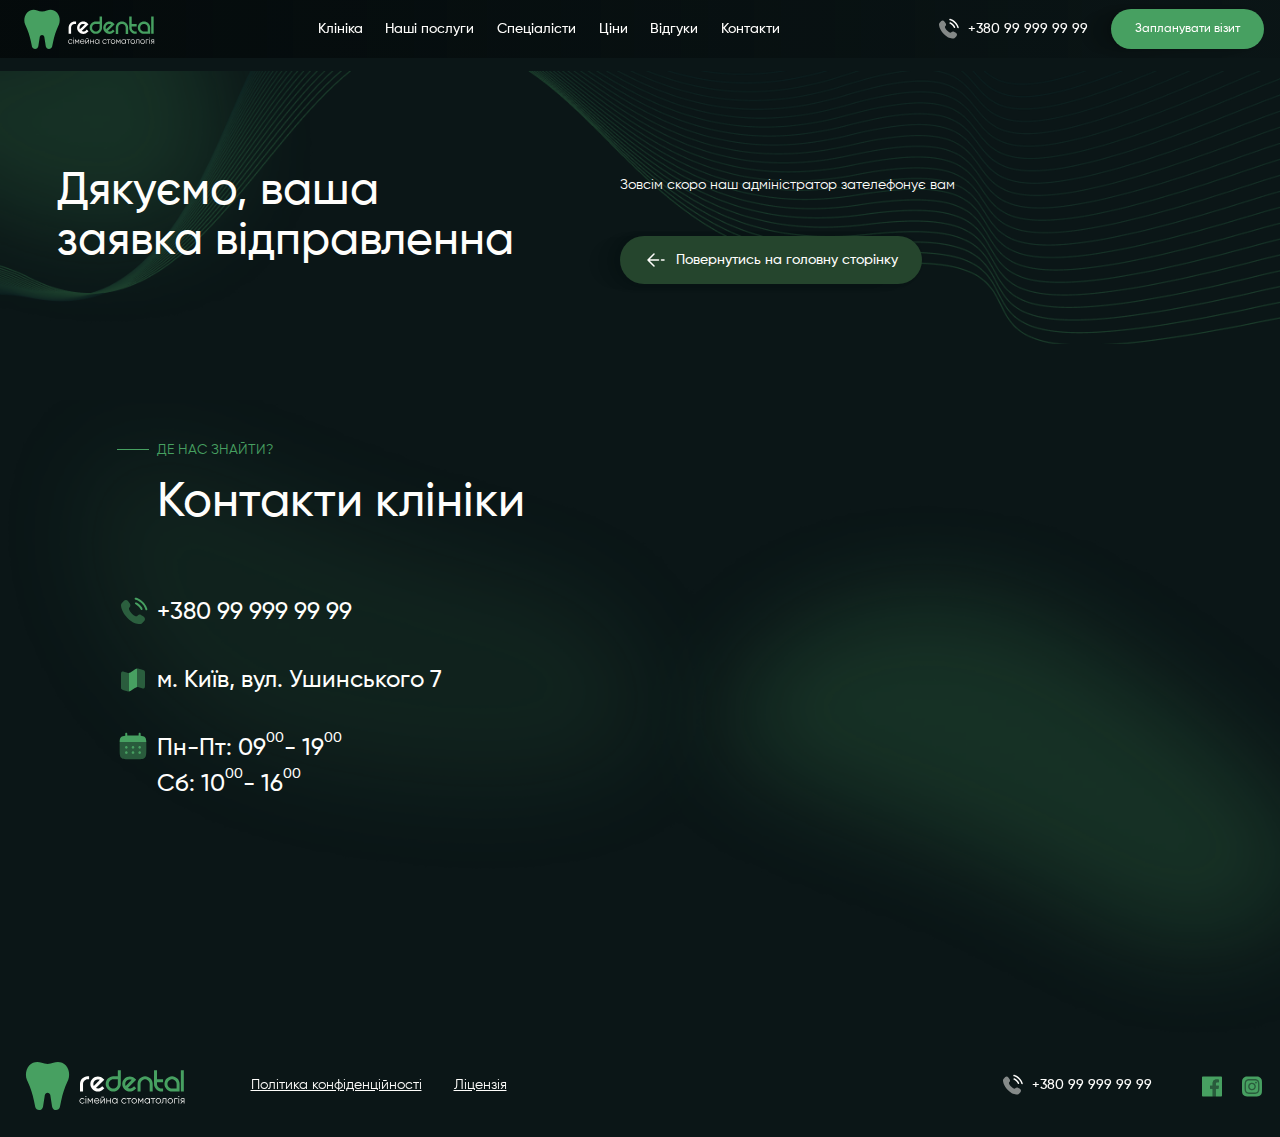
<file: thanks.html>
<!DOCTYPE html>
<html lang="en">

<head>
	<title>Сторінка подяки</title>
	<meta charset="UTF-8">
	<meta name="format-detection" content="telephone=no">
	<!-- <style>body{opacity: 0;}</style> -->
	<link rel="stylesheet" href="css/style.min.css?_v=20240501130953">
	<link rel="shortcut icon" href="favicon.ico">
	<!-- <meta name="robots" content="noindex, nofollow"> -->
	<meta name="viewport" content="width=device-width, initial-scale=1.0">
</head>

<body>
	<div class="wrapper">
		<header class="header">
			<div class="header__container">
				<a class="header__logo" href="index.html">
					<img class="header__logo-img" src="img/header/logo.svg" alt="logo" class="logo">
				</a>
				<div class="header__menu menu">

					<nav class="menu__body">
						<div class="menu__overlay">
							<ul class="menu__list">
								<li class="menu__item"><a href="index.html#we" class="menu__link">Клініка</a></li>
								<li class="menu__item"><a href="index.html#services" class="menu__link">Наші послуги</a></li>
								<li class="menu__item"><a href="index.html#team" class="menu__link">Спеціалісти</a></li>
								<li class="menu__item"><a href="index.html" class="menu__link">Цiни</a></li>
								<li class="menu__item"><a href="index.html#comment" class="menu__link">Відгуки</a></li>
								<li class="menu__item"><a href="index.html#contact" class="menu__link">Контакти</a></li>
							</ul>
						</div>

					</nav>
				</div>
				<div class="header__call call-header">
					<a href="tel:+380 99 999 99 99" class="call-header__phone">
						<img src="img/home/block8/phone-calling-bold-duotone.svg" alt="call me" class="call-header__img-green">
						<div class="call-header__combi"></div>
						<p data-da=".call-header__combi, 991" class="call-header__number">+380 99 999 99 99</p>
						<p data-da=".call-header__combi, 991" data-popup="#popup" class="call-header__button">Запланувати візит</p>
					</a>
				</div>
				<div data-da=".menu__overlay, 991" class="header__action action-header">
					<a href="tel:+380 99 999 99 99" class="action-header__phone">
						<img src="img/header/phone-calling-bold-duotone.svg" alt="call me" class="action-header__img">
						<img src="img/home/block8/phone-calling-bold-duotone.svg" alt="call me" class="action-header__img-green">
						<p class="action-header__number">+380 99 999 99 99</p>
					</a>
					<a data-da=".header__action, 991" href="#" data-popup="#popup" class="action-header__button">Запланувати візит</a>
				</div>
				<button type="button" class="menu__icon icon-menu"><span></span></button>
			</div>
		</header>
		<main class="page">
			<section class="caries-hero">
				<div class="caries-hero__container">
					<div class="hero__title title-hero">
						<h1 class="title-hero__text caries-hero__title">Дякуємо, ваша заявка відправленна</h1>
					</div>
					<div class="caries-hero__info">
						<div class="caries-hero__description">
							Зовсім скоро наш адміністратор зателефонує вам
						</div>
						<div class="hero__actives actives-hero">
							<a href="index.html" class="actives-hero__plan plan-actives">
								<img class="rotate" src="img/home/block3/arrow-right-broken.svg" alt="Image">
								<p class="plan-actives__text">Повернутись на головну сторінку</p>
							</a>
						</div>
					</div>

				</div>
			</section>

			<section data-watch="navigator" class="contact">
				<div class="contact__container">
					<div class="contact__info">
						<div class="content-we__title title-main">
							<p class="title-main__subtitle">ДЕ НАС ЗНАЙТИ?</p>
							<h2 class="title-main__titlecontent contact-titlecontent">
								<p class="title-main__title">Контакти клініки</p>
							</h2>
						</div>
						<div class="contact__data data-contact">
							<a href="tel:+380 99 999 99 99" class="data-contact__phone">
								<img src="img/home/block8/phone-calling-bold-duotone.svg" alt="phone">
								<span>+380 99 999 99 99</span>
							</a>
							<div class="data-contact__location">
								<img src="img/home/block8/map-bold-duotone.svg" alt="Image">
								<span>м. Київ, вул. Ушинського 7</span>
							</div>
							<div class="data-contact__open">
								<img src="img/home/block8/calendar-bold-duotone.svg" alt="Image">
								<div class="data-contact__tags">
									<span>Пн-Пт: 09 <span class="little">00</span> - 19<span class="little">00</span></span>
									<span>Сб: 10<span class="little">00</span> - 16<span class="little">00</span></span>
								</div>
							</div>
						</div>
					</div>
					<div data-watch data-watch-threshold="0" class="contact__map">
						<iframe src="https://www.google.com/maps/embed?pb=!1m18!1m12!1m3!1d1511.092772863448!2d30.448604132101327!3d50.43467436756146!2m3!1f0!2f0!3f0!3m2!1i1024!2i768!4f13.1!3m3!1m2!1s0x40d4cea6ac858e59%3A0x86ce8d1f96279f9a!2z0LLRg9C70LjRhtGPINCj0YjQuNC90YHRjNC60L7Qs9C-LCA3LCDQmtC40ZfQsiwg0KPQutGA0LDRl9C90LAsIDAyMDAw!5e0!3m2!1suk!2sde!4v1712298736729!5m2!1suk!2sde" style="border:0;" allowfullscreen="" loading="lazy" referrerpolicy="no-referrer-when-downgrade">
						</iframe>
					</div>
				</div>
			</section>
		</main>
		<footer class="footer">
			<div class="footer__container">
				<div class="footer__main main-footer">
					<a href="index.html">
						<img src="img/header/logo.svg" alt="" class="main-footer__logo">
					</a>
					<div data-da=".socials-footer, 768, 0" class="main-footer__nav">
						<a href="#" class="main-footer__police">Політика конфіденційності</a>
						<a href="#" class="main-footer__license">Ліцензія</a>
					</div>
				</div>
				<div class="footer__socials socials-footer">
					<a href="tel:+380 99 999 99 99" class="socials-footer__phone">
						<img src="img/header/phone-calling-bold-duotone.svg" alt="Image">
						<span>+380 99 999 99 99</span>
					</a>
					<div data-da=".main-footer, 768" class="socials-footer__social">
						<a href="#" class="socials-footer__faceboock">
							<img src="img/footer/facebook.svg" alt="faceboock">
						</a>
						<a href="#" class="socials-footer__instagram">
							<img src="img/footer/instagram-alt.svg" alt="instagram">
						</a>
					</div>
				</div>
			</div>
		</footer>
		<div id="popup" aria-hidden="true" class="popup">
			<div class="popup__wrapper">
				<div class="popup__content">
					<button data-close type="button" class="popup__close"></button>
					<div class="popup__text">
						<form class="popup-form" id="phone" action="files/sendmail/webhoock.php" method="POST">
							<input type="hidden" id="utm_source" name="utm_source">
							<input type="hidden" id="utm_medium" name="utm_medium">
							<input type="hidden" id="utm_campaign" name="utm_campaign">
							<input type="hidden" id="utm_content" name="utm_content">
							<input type="hidden" id="utm_term" name="utm_term">
							<input type="text" name="email" data-error="Error" placeholder="Ім'я" class="popup-input">
							<input type="tel" name="phone" data-error="Error" placeholder="+38" class="tel popup-input">
							<button type="submit" href="thanks.html" class="button popup-button">Запланувати візит</button>
						</form>
					</div>
				</div>
			</div>
		</div>


		<div id="popup" aria-hidden="true" class="popup popup-implantation">
			<div class="popup__wrapper">
				<div class="popup__content popup-implantation__content">
					<button data-close type="button" class="popup__close popup-implantation__close"></button>
					<div class="popup__text popup-implantation__text">
						<h2 class="popup-implantation__title">Невеличкий опис процедури</h2>
						<!-- Оболонка слайдера -->
						<div class="popup-implantation__slider swiper">
							<!-- Частина слайдера, що рухається -->
							<div class="popup-implantation__wrapper swiper-wrapper">
								<!-- Слайд -->
								<div class="popup-implantation__slide swiper-slide">
									<div data-ba class="before-after">
										<div data-ba-before class="before-after__item">
											<img src="img/Implantation/popup/photo_1.png" alt="before">
										</div>
										<div data-ba-after class="before-after__item">
											<img src="img/Implantation/popup/photo_2.png" alt="after">
										</div>
										<div data-ba-arrow class="before-after__arrow">
											<img src="img/caries/block1/arrows.svg" alt="Image">
										</div>
									</div>
								</div>
							</div>
						</div>

						<!-- Якщо потрібна навігація (ліворуч/праворуч) -->
						<button type="button" class="popup-implantation__prev">
							<svg xmlns="http://www.w3.org/2000/svg" width="40" height="41" viewBox="0 0 40 41" fill="none">
								<path d="M28 5L12 21L28 37" stroke="#47A061" stroke-width="1.5" stroke-linecap="round" stroke-linejoin="round" />
							</svg>
						</button>
						<button type="button" class="popup-implantation__next">
							<svg xmlns="http://www.w3.org/2000/svg" width="40" height="41" viewBox="0 0 40 41" fill="none">
								<path d="M12 5L28 21L12 37" stroke="#47A061" stroke-width="1.5" stroke-linecap="round" stroke-linejoin="round" />
							</svg>
						</button>
					</div>
				</div>
			</div>
		</div>
	</div>
	<script src="js/app.min.js?_v=20240501130953"></script>
</body>

</html>
</file>
<file: css/style.min.css>
@font-face{font-family:Gilroy;font-display:swap;src:url(../fonts/Gilroy-Bold.woff2) format("woff2"),url(../fonts/Gilroy-Bold.woff) format("woff");font-weight:700;font-style:normal}@font-face{font-family:Gilroy;font-display:swap;src:url(../fonts/Gilroy-ExtraBold.woff2) format("woff2"),url(../fonts/Gilroy-ExtraBold.woff) format("woff");font-weight:800;font-style:normal}@font-face{font-family:Gilroy;font-display:swap;src:url(../fonts/Gilroy-Medium.woff2) format("woff2"),url(../fonts/Gilroy-Medium.woff) format("woff");font-weight:500;font-style:normal}@font-face{font-family:Gilroy;font-display:swap;src:url(../fonts/Gilroy-Regular.woff2) format("woff2"),url(../fonts/Gilroy-Regular.woff) format("woff");font-weight:400;font-style:normal}*{padding:0;margin:0;border:0}*,*::after,*::before{box-sizing:border-box}*::after,*::before{display:inline-block}body,html{height:100%;min-width:360px}body{color:#fffefc;line-height:1;font-family:Gilroy;font-size:.875rem;-ms-text-size-adjust:100%;-moz-text-size-adjust:100%;-webkit-text-size-adjust:100%;-webkit-font-smoothing:antialiased;-moz-osx-font-smoothing:grayscale}button,input,textarea{font-family:Gilroy;font-size:inherit;line-height:inherit;color:inherit;background-color:transparent}input,textarea{width:100%}button,option,select{cursor:pointer}a{display:inline-block;color:inherit;text-decoration:none}ul li{list-style:none}img{vertical-align:top}h1,h2,h3,h4,h5,h6{font-weight:inherit;font-size:inherit}.lock body{overflow:hidden;touch-action:none;-ms-scroll-chaining:none;overscroll-behavior:none}.wrapper{min-height:100%;display:flex;flex-direction:column;overflow:hidden}@supports (overflow:clip){.wrapper{overflow:clip}}.wrapper > main{flex:1 1 auto}.wrapper > *{min-width:0}[class*=__container]{max-width:79.8125rem;margin:0 auto;padding:0 .9375rem}input[type=email],input[type=tel],input[type=text],textarea{-webkit-appearance:none;appearance:none}.input{border-radius:0!important;width:100%;display:block;padding:0 20px;border:1px solid #eee;caret-color:inherit}.input[placeholder]:not([data-placeholder-nohiden])::-webkit-input-placeholder{-webkit-transition:opacity .3s;transition:opacity .3s}.input[placeholder]:not([data-placeholder-nohiden]):-ms-input-placeholder{-ms-transition:opacity .3s;transition:opacity .3s}.input[placeholder]:not([data-placeholder-nohiden])::-ms-input-placeholder{-ms-transition:opacity .3s;transition:opacity .3s}.input[placeholder]:not([data-placeholder-nohiden])::placeholder{transition:opacity .3s}.input[placeholder]:not([data-placeholder-nohiden]):focus::-webkit-input-placeholder{opacity:0}.input[placeholder]:not([data-placeholder-nohiden]):focus:-ms-input-placeholder{opacity:0}.input[placeholder]:not([data-placeholder-nohiden]):focus::-ms-input-placeholder{opacity:0}.input[placeholder]:not([data-placeholder-nohiden]):focus::placeholder{opacity:0}textarea.input{resize:none;padding:0 0}.rating{display:inline-block}.rating__items{display:inline-flex;align-items:flex-start;gap:.25rem}.rating__item{flex:0 0 .75rem;width:.75rem;height:.75rem;position:relative;background:url(../img/home/block6/star.svg) 0 0/.75rem no-repeat;transition:all .3s}.rating__item--active{background:url([data-uri]) 0 0/.75rem no-repeat}.rating__item span{position:absolute;top:0;left:0;width:0%;height:.75rem;background:url([data-uri]) 0 0/.75rem no-repeat}.rating__item:not(:last-child)::after{content:"";position:absolute;right:0;top:0;height:100%;width:.25rem;-webkit-transform:translateX(100%);transform:translateX(100%)}[data-rating=set] .rating__item:not(:last-child)::after{cursor:pointer}.rating__input{width:100%;height:100%;opacity:0;display:block}[data-rating=set] .rating__input{cursor:pointer}.menu__overlay{right:-100%;transition:right .3s}.menu-open .menu__overlay{position:fixed;width:70%;height:auto;top:0;right:0;overflow:auto;padding:2rem 2.5rem 2rem 2.5rem;transition:right .3s;display:flex;flex-direction:column;border-radius:0 0 0 32px;background:#0b1617;transition:right .3s}.menu__list{display:flex;align-items:center;-webkit-column-gap:2rem;-moz-column-gap:2rem;column-gap:2rem;font-weight:500;line-height:150%;flex-wrap:wrap;position:relative}.icon-menu{display:none}body::after{content:"";background:rgba(37,69,45,.6);-webkit-backdrop-filter:blur(7.5px);backdrop-filter:blur(7.5px);position:fixed;width:100%;height:100%;top:0;left:0;opacity:0;transition:opacity .8s ease 0s;pointer-events:none;z-index:149}.popup-show body::after{opacity:1}.popup{position:fixed;top:0;left:0;bottom:0;right:0;padding:30px 10px;transition:visibility .8s ease 0s;visibility:hidden;pointer-events:none}.popup_show{z-index:150;visibility:visible;overflow:auto;pointer-events:auto}.popup_show .popup__content{visibility:visible;-webkit-transform:scale(1);transform:scale(1)}.popup__wrapper{display:flex;flex-direction:column;align-items:center;min-height:100%;flex:1 1 auto;width:100%;display:flex;justify-content:center;align-items:center}.popup__content{visibility:hidden;position:relative;-webkit-transform:scale(0);transform:scale(0);transition:-webkit-transform .3s ease 0s;transition:transform .3s ease 0s;transition:transform .3s ease 0s,-webkit-transform .3s ease 0s;background-color:#0b1617;padding:20px;width:100%;max-width:900px;border-radius:20px}.lock .popup__content{visibility:visible}.popup__close{position:absolute;left:-40px;top:0}.popup__close::after,.popup__close::before{content:"";transition:all .3s ease 0s;width:1.875rem;height:.125rem;position:absolute;background-color:#fffefc}.popup__close::before{top:calc(50% - .0625rem);-webkit-transform:rotate(-45deg);transform:rotate(-45deg)}.popup__close::after{bottom:calc(50% - .0625rem);-webkit-transform:rotate(45deg);transform:rotate(45deg)}.spollers{display:grid;gap:15px}.spollers__item{font-size:1.25rem}.spollers__title{width:100%;border-bottom:1px solid #25452d;padding-bottom:4px;cursor:default;text-align:left;display:flex;align-items:center;justify-content:space-between;border-radius:.3125rem;position:relative;list-style:none}.spollers__title::-webkit-details-marker,.spollers__title::marker{display:none}.spollers__title img{transition:all .3s}._spoller-init .spollers__title{cursor:pointer}._spoller-init .spollers__title._spoller-active img{-webkit-transform:rotate(180deg);transform:rotate(180deg)}.spollers__body{padding-top:.75rem}.ibg{width:100%;height:100%;-o-object-fit:cover;object-fit:cover}.ibg--top{-o-object-position:top;object-position:top}.ibg--bottom{-o-object-position:bottom;object-position:bottom}.ibg--left{-o-object-position:left;object-position:left}.ibg--right{-o-object-position:right;object-position:right}.ibg--contain{-o-object-fit:contain;object-fit:contain}body{background-color:#0b1617}.header{background:linear-gradient(90deg,rgba(3,8,9,.8) 1.25%,rgba(3,8,9,0) 107.74%);-webkit-backdrop-filter:blur(7.5px);backdrop-filter:blur(7.5px);position:fixed;top:0;left:0;width:100%;z-index:5}.header__container{display:flex;align-items:center;justify-content:space-between}.header__logo-img{width:177px}.header__menu{display:flex;align-items:center}.header__action{display:flex;align-items:center;-webkit-column-gap:2rem;-moz-column-gap:2rem;column-gap:2rem}.header__call{display:none}.menu__link{transition:all .3s}.menu__link:hover{text-decoration:underline}.action-header__phone{display:flex;align-items:center;-webkit-column-gap:.5rem;-moz-column-gap:.5rem;column-gap:.5rem;transition:all .3s}.action-header__phone:hover{text-decoration:underline}.action-header__img{display:flex}.action-header__img-green{display:none}.action-header__number{font-weight:500;line-height:150%}.action-header__button{font-weight:500;line-height:normal;border-radius:32px;background:#47a061;box-shadow:-46px 5px 13px 0 rgba(9,21,22,0),-29px 3px 12px 0 rgba(9,21,22,.01),-16px 2px 10px 0 rgba(9,21,22,.05),-7px 1px 7px 0 rgba(9,21,22,.09),-2px 0 4px 0 rgba(9,21,22,.1);padding:12px 24px;justify-content:center;align-items:center;gap:8px;transition:all .3s}.action-header__button:hover{background-color:#5bcd7c}.call-header__phone{display:flex;align-items:center;padding:.34375rem .875rem .3125rem .5rem;-webkit-column-gap:.5rem;-moz-column-gap:.5rem;column-gap:.5rem;border-radius:20px;border:.5px solid #47a061}.call-header__combi{display:flex;flex-direction:column;align-items:center;justify-content:center;gap:.3125em}.call-header__number{font-weight:400}.call-header__button{font-size:11px;font-style:normal;font-weight:400;color:#b0b0b0}.footer{fill:linear-gradient(90deg,rgba(3,8,9,.8) 1.25%,rgba(3,8,9,0) 107.74%);-webkit-backdrop-filter:blur(7.5px);backdrop-filter:blur(7.5px)}.footer__container{display:flex;align-items:center;justify-content:space-between;padding-top:.5rem;padding-bottom:1rem}.footer__main{display:flex;align-items:center;-webkit-column-gap:3.5625rem;-moz-column-gap:3.5625rem;column-gap:3.5625rem}.footer__socials{display:flex;align-items:center;-webkit-column-gap:3rem;-moz-column-gap:3rem;column-gap:3rem}.main-footer__nav{display:flex;align-items:center;-webkit-column-gap:2rem;-moz-column-gap:2rem;column-gap:2rem}.main-footer__police{color:#fffefc;font-size:14px;font-weight:400;line-height:150%;text-decoration-line:underline;transition:all .3s}.main-footer__police:hover{color:#c3c3c3}.main-footer__license{color:#fffefc;font-size:14px;font-weight:400;line-height:150%;text-decoration-line:underline;transition:all .3s}.main-footer__license:hover{color:#c3c3c3}.socials-footer__phone{display:flex;align-items:center;-webkit-column-gap:.5rem;-moz-column-gap:.5rem;column-gap:.5rem;font-weight:500;line-height:150%;transition:all .3s}.socials-footer__phone:hover{text-decoration-line:underline}.socials-footer__social{display:flex;align-items:center;-webkit-column-gap:1rem;-moz-column-gap:1rem;column-gap:1rem}.socials-footer__faceboock{width:24px;height:24px;transition:all .3s}.socials-footer__faceboock:hover{-webkit-transform:rotate(30deg);transform:rotate(30deg)}.socials-footer__instagram{width:24px;height:24px;transition:all .3s}.socials-footer__instagram:hover{-webkit-transform:rotate(-30deg);transform:rotate(-30deg)}.page{display:flex;flex-direction:column;gap:56px}.hero{display:flex;width:100%;height:100vh;background:url(../img/home/block1/bg.png) no-repeat;background-position:top;background-size:cover}.hero__Bg-mobile{display:none}.hero__bgmobile{display:none}.hero__container{margin-top:70px;width:100%;display:flex;flex-direction:column;justify-content:center;align-items:flex-start}.hero__box{width:100%;display:flex;position:relative;top:-20%;flex-direction:column;justify-content:center;align-items:flex-start;position:relative;padding:0 20px;transition:all .8s}.hero__subtitle{display:flex;align-items:center;-webkit-column-gap:.25rem;-moz-column-gap:.25rem;column-gap:.25rem;margin-bottom:12px}.hero__title{display:flex;flex-direction:column;align-items:flex-end;margin-bottom:1.5rem}.hero__services{display:flex;-webkit-column-gap:1.5rem;-moz-column-gap:1.5rem;column-gap:1.5rem;align-items:center;margin-bottom:2.5625rem}.hero__actives{display:flex;align-items:center;-webkit-column-gap:1.5rem;-moz-column-gap:1.5rem;column-gap:1.5rem}.hero__box._watcher-view{top:0}.subtitle-hero__icon{width:32px;height:32px}.subtitle-hero__text{font-size:24px;font-weight:500}.title-hero__text{font-size:48px;font-weight:500;line-height:110%}.title-hero__name{position:relative}.menu-open .title-hero__name{position:static}.title-hero__name::after{content:"";position:absolute;top:40px;left:-100px;width:84px;height:.5px;background-color:#47a061}.title-hero__img{width:195px;height:70px}.services-hero__images{position:relative}.menu-open .services-hero__images{position:static}.services-hero__imageone{-webkit-filter:drop-shadow(-2px 0 4px rgba(9, 21, 22, .1)) drop-shadow(-7px 1px 7px rgba(9, 21, 22, .09)) drop-shadow(-16px 2px 10px rgba(9, 21, 22, .05)) drop-shadow(-29px 3px 12px rgba(9, 21, 22, .01)) drop-shadow(-46px 5px 13px rgba(9, 21, 22, 0));filter:drop-shadow(-2px 0 4px rgba(9, 21, 22, .1)) drop-shadow(-7px 1px 7px rgba(9, 21, 22, .09)) drop-shadow(-16px 2px 10px rgba(9, 21, 22, .05)) drop-shadow(-29px 3px 12px rgba(9, 21, 22, .01)) drop-shadow(-46px 5px 13px rgba(9, 21, 22, 0))}.menu-open .services-hero__imageone{-webkit-filter:none;filter:none}.services-hero__imagetwo{-webkit-filter:drop-shadow(-2px 0 4px rgba(9, 21, 22, .1)) drop-shadow(-7px 1px 7px rgba(9, 21, 22, .09)) drop-shadow(-16px 2px 10px rgba(9, 21, 22, .05)) drop-shadow(-29px 3px 12px rgba(9, 21, 22, .01)) drop-shadow(-46px 5px 13px rgba(9, 21, 22, 0));filter:drop-shadow(-2px 0 4px rgba(9, 21, 22, .1)) drop-shadow(-7px 1px 7px rgba(9, 21, 22, .09)) drop-shadow(-16px 2px 10px rgba(9, 21, 22, .05)) drop-shadow(-29px 3px 12px rgba(9, 21, 22, .01)) drop-shadow(-46px 5px 13px rgba(9, 21, 22, 0));margin-left:-15px}.menu-open .services-hero__imagetwo{-webkit-filter:none;filter:none}.services-hero__imagethree{-webkit-filter:drop-shadow(-2px 0 4px rgba(9, 21, 22, .1)) drop-shadow(-7px 1px 7px rgba(9, 21, 22, .09)) drop-shadow(-16px 2px 10px rgba(9, 21, 22, .05)) drop-shadow(-29px 3px 12px rgba(9, 21, 22, .01)) drop-shadow(-46px 5px 13px rgba(9, 21, 22, 0));filter:drop-shadow(-2px 0 4px rgba(9, 21, 22, .1)) drop-shadow(-7px 1px 7px rgba(9, 21, 22, .09)) drop-shadow(-16px 2px 10px rgba(9, 21, 22, .05)) drop-shadow(-29px 3px 12px rgba(9, 21, 22, .01)) drop-shadow(-46px 5px 13px rgba(9, 21, 22, 0));margin-left:-15px}.menu-open .services-hero__imagethree{-webkit-filter:none;filter:none}.services-hero__text{max-width:320px;width:100%;font-weight:400;line-height:150%}.bold{font-weight:700}.actives-hero__plan{display:flex;align-items:center;-webkit-column-gap:.5rem;-moz-column-gap:.5rem;column-gap:.5rem;padding:.75rem 1.5rem;justify-content:center;border-radius:32px;background:#25452d;box-shadow:-46px 5px 13px 0 rgba(9,21,22,0),-29px 3px 12px 0 rgba(9,21,22,.01),-16px 2px 10px 0 rgba(9,21,22,.05),-7px 1px 7px 0 rgba(9,21,22,.09),-2px 0 4px 0 rgba(9,21,22,.1)}.actives-hero__phone{display:flex;-webkit-column-gap:.5rem;-moz-column-gap:.5rem;column-gap:.5rem;padding:.75rem 1.5rem;justify-content:center;color:#0f3133;align-items:center;border-radius:32px;background:var(--white,#fffefc);box-shadow:-46px 5px 13px 0 rgba(9,21,22,0),-29px 3px 12px 0 rgba(9,21,22,.01),-16px 2px 10px 0 rgba(9,21,22,.05),-7px 1px 7px 0 rgba(9,21,22,.09),-2px 0 4px 0 rgba(9,21,22,.1)}.plan-actives{transition:all .3s;cursor:pointer}.plan-actives:hover{background-color:#2e5638;text-decoration:underline}.plan-actives__text{font-weight:500}.phone-actives{transition:all .3s;cursor:pointer}.phone-actives:hover{background-color:#f0f0f0;text-decoration:underline}.phone-actives__icon{width:24px;height:24px}.phone-actives__text{font-weight:500;color:#0f3133}.we{background:url(../img/home/block2/bg_2.png) no-repeat center;background-size:cover;padding-top:24px}.we__container{display:flex;align-items:center;width:100%;margin-bottom:90px}.we__img{transition:all 1s;left:-20%;position:relative}.we__content{display:flex;flex-direction:column}.we__img._watcher-view{left:0}.content-we__title{display:flex;flex-direction:column;row-gap:1rem}.content-we__info{display:flex;flex-direction:column;width:100%;row-gap:1.5rem;margin-left:191px;margin-bottom:100px}.content-we__actions{display:flex;-webkit-column-gap:.75rem;-moz-column-gap:.75rem;column-gap:.75rem;justify-content:center;position:relative}.content-we__aiction{display:flex;align-items:center;-webkit-column-gap:.75rem;-moz-column-gap:.75rem;column-gap:.75rem}.we-title{margin-bottom:1.5rem}.title-main__subtitle{font-weight:400;line-height:150%;color:#47a061;position:relative;margin-left:40px}.title-main__subtitle::after{content:"";position:absolute;left:-40px;top:9px;width:32px;height:.5px;background-color:#47a061}.title-main__titlecontent{display:flex;flex-direction:column;max-width:395px}.title-main__title{font-size:48px;font-weight:500;line-height:110%;text-align:left;margin-left:40px}.title-main__img{max-width:204px;margin-left:191px}.info-we__text{max-width:367px;line-height:150%}.green{color:#47a061}.bold-width{font-size:24px;margin-bottom:4px}.action-we__content{display:flex;flex-direction:column;align-items:flex-start;width:102px}.action-we__title{font-size:14px;font-weight:400;line-height:150%;display:flex;-webkit-column-gap:.5rem;-moz-column-gap:.5rem;column-gap:.5rem;align-items:flex-end}.action-we__subtitle{font-size:11px;font-weight:400;line-height:140%;opacity:.5;max-width:102px;width:100%}.services{background:url(../img/home/block3/bg.png) no-repeat center;background-size:cover}.tabs{display:flex;width:100%;justify-content:space-between;margin-top:3.875rem;padding-bottom:8.875rem}.tabs__navigation{display:flex;flex-direction:column;row-gap:1.5rem}.tabs__box{display:flex;flex-direction:column;row-gap:1rem}._tab-active .tabs__box button img{-webkit-transform:rotate(90deg);transform:rotate(90deg);transition:all .3s}.tabs__name{font-size:24px;font-weight:500;line-height:150%}.tabs__title{display:flex;padding:12px 24px;justify-content:space-between;align-items:flex-start;align-self:stretch;width:505px;border-radius:24px;border:1px solid rgba(71,160,97,.2);background:rgba(71,160,97,.04);box-shadow:-46px 5px 13px 0 rgba(9,21,22,0),-29px 3px 12px 0 rgba(9,21,22,.01),-16px 2px 10px 0 rgba(9,21,22,.05),-7px 1px 7px 0 rgba(9,21,22,.09),-2px 0 4px 0 rgba(9,21,22,.1);-webkit-backdrop-filter:blur(7.5px);backdrop-filter:blur(7.5px)}.tabs__title p{font-weight:400;line-height:150%}._tab-active .tabs__title img{-webkit-transform:rotate(90deg);transform:rotate(90deg);transition:all .3s}._tab-active .tabs__title .tabs__icon{-webkit-transform:rotate(90deg);transform:rotate(90deg);transition:all .3s}.tabs__icon{background-color:#fffefc;border-radius:50%;width:20px;height:20px;transition:all .3s}.tabs-body__box._watcher-view{right:0}.tabs-body__box{display:flex;flex-direction:column;row-gap:.75rem;border-radius:24px;border:1px solid rgba(71,160,97,.2);background:linear-gradient(113deg,#25452d 23.36%,rgba(37,69,45,0) 90.26%);box-shadow:-46px 5px 13px 0 rgba(9,21,22,0),-29px 3px 12px 0 rgba(9,21,22,.01),-16px 2px 10px 0 rgba(9,21,22,.05),-7px 1px 7px 0 rgba(9,21,22,.09),-2px 0 4px 0 rgba(9,21,22,.1);-webkit-backdrop-filter:blur(7.5px);backdrop-filter:blur(7.5px);max-width:628px;width:100%;position:relative;right:-30%;padding:24px;transition:all 1s}.tabs-body__title{font-size:24px;font-weight:500;line-height:150%}.tabs-body__actions{display:flex;align-items:center;-webkit-column-gap:1.5rem;-moz-column-gap:1.5rem;column-gap:1.5rem}.tabs-body__more{display:flex;align-items:center;-webkit-column-gap:.5rem;-moz-column-gap:.5rem;column-gap:.5rem;border-radius:32px;background:var(--main_green,#47a061);box-shadow:-46px 5px 13px 0 rgba(9,21,22,0),-29px 3px 12px 0 rgba(9,21,22,.01),-16px 2px 10px 0 rgba(9,21,22,.05),-7px 1px 7px 0 rgba(9,21,22,.09),-2px 0 4px 0 rgba(9,21,22,.1);padding:12px 24px;transition:all .3s}.tabs-body__more:hover{background-color:#2e5638}.tabs-body__call{display:flex;align-items:center;-webkit-column-gap:.5rem;-moz-column-gap:.5rem;column-gap:.5rem;border-radius:32px;background:var(--white,#fffefc);box-shadow:-46px 5px 13px 0 rgba(9,21,22,0),-29px 3px 12px 0 rgba(9,21,22,.01),-16px 2px 10px 0 rgba(9,21,22,.05),-7px 1px 7px 0 rgba(9,21,22,.09),-2px 0 4px 0 rgba(9,21,22,.1);padding:12px 24px;transition:all .3s;color:#0f3133}.tabs-body__call:hover{background-color:#f0f0f0;text-decoration:underline}.tabs-body__call img{width:24px;height:24px}.tabs-body__desription{line-height:150%;font-weight:400}.tabs-body__desription p{line-height:150%}.tabs-body__price{font-size:24px;font-weight:500;line-height:150%;color:#47a061}.tabs-body__ing{margin-top:.75rem}.sale{padding:7.625rem 0 7.5rem;background:url(../img/home/block4/bg.png) no-repeat center;background-size:cover}.sale__content{display:flex;-webkit-column-gap:8.3125rem;-moz-column-gap:8.3125rem;column-gap:8.3125rem;align-items:center;justify-content:center}.sale__titles{display:flex;flex-direction:column;align-items:flex-end;justify-content:center;position:relative;left:-30%;transition:all 1s}.sale__title{font-size:64px;font-weight:500;line-height:110%}.sale__desription{font-size:48px;font-weight:500;line-height:110%}.sale__info{display:flex;flex-direction:column;row-gap:2.75rem;position:relative;right:-30%;transition:all 1s}.sale__text{font-size:24px;font-weight:500;line-height:150%}.sale__btn{display:flex;-webkit-column-gap:.5rem;-moz-column-gap:.5rem;column-gap:.5rem;align-items:center;justify-content:center;width:348px;border-radius:32px;background:#25452d;box-shadow:-46px 5px 13px 0 rgba(9,21,22,0),-29px 3px 12px 0 rgba(9,21,22,.01),-16px 2px 10px 0 rgba(9,21,22,.05),-7px 1px 7px 0 rgba(9,21,22,.09),-2px 0 4px 0 rgba(9,21,22,.1);padding:12px 24px;color:#fffefc;transition:all .3s}.sale__btn:hover{background-color:#2e5638;text-decoration:underline}.sale-subtitle{color:#fffefc}.sale-subtitle::after{background-color:#fffefc}.bold-800{font-weight:800}.sale__titles._watcher-view{left:0}.sale__info._watcher-view{right:0}.team{background:url(../img/home/block5/strokesBG.png) no-repeat center;background-size:cover;background-position-y:-55px}.team__container{display:flex;-webkit-column-gap:7.5rem;-moz-column-gap:7.5rem;column-gap:7.5rem;padding:2.5rem .9375rem 6.25rem .9375rem}.team__content{display:flex;flex-direction:column;row-gap:2.5rem;position:relative}.team__description{font-weight:400;line-height:150%;max-width:38.5rem;margin-top:16px}.team__wrapper{max-width:627px}.team__slide{display:flex;flex-direction:column;max-width:12.0625rem;row-gap:1.25rem}.banner-team{margin-left:6.875rem}.team-slide__name{display:flex;flex-direction:column}.team-slide__title{font-size:24px;font-weight:500;line-height:150%}.team-slide__description{font-weight:400;line-height:150%;opacity:.5}.team-slide__btn{font-weight:500;line-height:normal;display:flex;padding:12px 24px;justify-content:center;align-items:center;border-radius:32px;background:#25452d;transition:all .3s;box-shadow:-46px 5px 13px 0 rgba(9,21,22,0),-29px 3px 12px 0 rgba(9,21,22,.01),-16px 2px 10px 0 rgba(9,21,22,.05),-7px 1px 7px 0 rgba(9,21,22,.09),-2px 0 4px 0 rgba(9,21,22,.1)}.team-slide__btn:hover{background-color:#2e5638;text-decoration:underline}.team-button-prev{position:absolute;-webkit-transform:rotate(180deg);transform:rotate(180deg);top:245px;left:-60px;display:flex}.team-button-next{position:absolute;top:245px;right:-60px;display:flex}.comment{background:url(../img/home/block6/bg.png) no-repeat center;background-size:cover;background-position-y:-65px}.comment__container{display:flex;flex-wrap:wrap;justify-content:center;gap:1.5rem;padding:4rem 0 2.75rem 0}.comment__item{width:409px;height:232px;border-radius:24px;border:1px solid rgba(71,160,97,.2);background:rgba(71,160,97,.04);box-shadow:-46px 5px 13px 0 rgba(9,21,22,0),-29px 3px 12px 0 rgba(9,21,22,.01),-16px 2px 10px 0 rgba(9,21,22,.05),-7px 1px 7px 0 rgba(9,21,22,.09),-2px 0 4px 0 rgba(9,21,22,.1);-webkit-backdrop-filter:blur(7.5px);backdrop-filter:blur(7.5px);display:flex;padding:32px 24px;flex-direction:column;justify-content:space-between;align-items:flex-start;flex-shrink:0}.comment-title{border-radius:0;border:0;background:0 0;box-shadow:none;-webkit-backdrop-filter:none;backdrop-filter:none}.item-comment__text{display:flex;-webkit-column-gap:1.3125rem;-moz-column-gap:1.3125rem;column-gap:1.3125rem;align-items:flex-start}.item-comment__action{display:flex;flex-direction:column;width:100%;align-items:center;justify-content:space-between}.item-comment__info{font-weight:400;line-height:150%}.item-comment__title{display:flex;align-items:center;justify-content:space-between;width:100%}.item-comment__name{font-weight:700;line-height:150%}.item-comment__description{display:flex;align-items:center;justify-content:space-between;width:100%}.item-comment__view{font-weight:400;line-height:150%;opacity:.5;font-size:12px}.item-comment__date{font-weight:400;line-height:150%;opacity:.5;font-size:12px}.coment__slider{display:none}.comment-logo{align-items:flex-end;justify-content:flex-end;border-radius:0;border:0;background:0 0;box-shadow:none;-webkit-backdrop-filter:none;backdrop-filter:none}.comment__item.right-swipe.item-comment.coment__slide.swiper-slide{position:relative;right:-20%;transition:all 1s}.comment__item.left-swipe.item-comment.coment__slide.swiper-slide{position:relative;left:-20%;transition:all 1s}.comment__item.right-swipe.item-comment.coment__slide.swiper-slide._watcher-view{right:0}.comment__item.left-swipe.item-comment.coment__slide.swiper-slide._watcher-view{left:0}.question{background:url(../img/home/block7/strokeBG.png) no-repeat;background-size:cover}.question__container{display:flex;align-items:center;justify-content:space-between}.question__content{display:flex;flex-direction:column;row-gap:2.5rem;flex-shrink:0}.question__image{display:flex;margin-left:290px}.content-question__text{display:flex;flex-direction:column;row-gap:1.5rem}.content-question__title{font-size:64px;font-weight:500;line-height:110%}.content-question__button{display:flex;height:48px;padding:12px 24px;justify-content:center;align-items:center;gap:8px;font-weight:500;line-height:normal;color:#0f3133;border-radius:32px;background:var(--white,#fffefc);box-shadow:-46px 5px 13px 0 rgba(9,21,22,0),-29px 3px 12px 0 rgba(9,21,22,.01),-16px 2px 10px 0 rgba(9,21,22,.05),-7px 1px 7px 0 rgba(9,21,22,.09),-2px 0 4px 0 rgba(9,21,22,.1);transition:all .3s}.content-question__button:hover{background-color:#bbb}.content-question__desription{font-size:24px;font-weight:500;line-height:150%;max-width:550px}.content-question__action{display:flex;width:464px;height:48px;padding:12px 0 12px 40px;justify-content:space-between;align-items:center;border-radius:32px;background:var(--background,#0b1617)}.contact{background:url(../img/home/block8/bg.png) no-repeat center;background-size:cover;background-position-y:-60px}.contact__container{display:flex;-webkit-column-gap:.75rem;-moz-column-gap:.75rem;column-gap:.75rem;padding-top:2.5rem;padding-bottom:5.8125rem;justify-content:space-between}.contact__info{display:flex;flex-direction:column;row-gap:4rem;margin-left:100px;flex-shrink:0}.contact__data{display:flex;flex-direction:column;row-gap:2rem}.contact__map{display:flex;flex-shrink:1;width:737px;height:355px;margin-top:154px;-webkit-transform:rotate(45deg);transform:rotate(45deg);position:relative;right:-20%;transition:all 1s}.contact__map iframe{width:100%;height:100%;border-radius:24px}.contact-titlecontent{max-width:410px}.data-contact__phone{display:flex;align-items:center;-webkit-column-gap:.5rem;-moz-column-gap:.5rem;column-gap:.5rem;flex:1 0 0;font-size:24px;font-weight:500;line-height:150%}.data-contact__location{display:flex;align-items:center;-webkit-column-gap:.5rem;-moz-column-gap:.5rem;column-gap:.5rem;flex:1 0 0;font-size:24px;font-weight:500;line-height:150%}.data-contact__open{display:flex;align-items:flex-start;-webkit-column-gap:.5rem;-moz-column-gap:.5rem;column-gap:.5rem;flex:1 0 0;font-size:24px;font-weight:500;line-height:150%}.data-contact__tags{display:flex;align-items:flex-start;flex-direction:column;flex:1 0 0;font-size:24px;font-weight:500;line-height:150%}.data-contact__tags span{display:flex}.little{display:flex;font-size:14px;line-height:normal}.contact__map._watcher-view{-webkit-transform:rotate(0);transform:rotate(0);right:0}.popup-input{display:flex;width:464px;height:48px;color:#0b1617;padding:12px 0 12px 40px;justify-content:space-between;align-items:center;border-radius:32px;background:#fffefc}.popup-input::-webkit-input-placeholder{color:#0b1617}.popup-input:-ms-input-placeholder{color:#0b1617}.popup-input::-ms-input-placeholder{color:#0b1617}.popup-input::placeholder{color:#0b1617}.popup-form{display:flex;-webkit-column-gap:1rem;-moz-column-gap:1rem;column-gap:1rem}.popup-button{border-radius:32px;background:#25452d;box-shadow:-46px 5px 13px 0 rgba(9,21,22,0),-29px 3px 12px 0 rgba(9,21,22,.01),-16px 2px 10px 0 rgba(9,21,22,.05),-7px 1px 7px 0 rgba(9,21,22,.09),-2px 0 4px 0 rgba(9,21,22,.1);width:40%;transition:all .3s}.popup-button:hover{background-color:#47a061}.rotate{-webkit-transform:rotate(180deg);transform:rotate(180deg)}.caries-hero{margin-top:4.4375rem;background:url(../img/caries/blockHero/bg.png) no-repeat center;background-size:cover;background-position-y:-80px}.caries-hero__container{display:flex;padding-top:6rem;padding-bottom:3.3125rem;align-items:center;-webkit-column-gap:9.125rem;-moz-column-gap:9.125rem;column-gap:9.125rem;-webkit-transform:translateX(40px);transform:translateX(40px)}.caries-hero__info{width:27.375rem;display:flex;flex-direction:column;align-items:flex-start;row-gap:2.5rem}.caries-hero__title{width:30rem}.caries-hero__description{font-weight:400;line-height:150%}.caries-about__container{padding-top:4rem;padding-bottom:4rem}.caries-about__content{display:inline-flex;padding:64px;flex-direction:column;align-items:flex-start;gap:96px;width:100%;border-radius:24px;border:1px solid rgba(71,160,97,.2);background:rgba(71,160,97,.04);box-shadow:-46px 5px 13px 0 rgba(9,21,22,0),-29px 3px 12px 0 rgba(9,21,22,.01),-16px 2px 10px 0 rgba(9,21,22,.05),-7px 1px 7px 0 rgba(9,21,22,.09),-2px 0 4px 0 rgba(9,21,22,.1);-webkit-backdrop-filter:blur(7.5px);backdrop-filter:blur(7.5px)}.caries-about__view{display:flex;flex-direction:column;row-gap:1.375rem}.caries-about__health{display:flex;flex-direction:column;width:100%}.caries-about__variants{display:flex;flex-direction:column}.view-caries__titles{text-transform:uppercase}.view-caries__blocks{display:flex;align-items:center;-webkit-column-gap:3rem;-moz-column-gap:3rem;column-gap:3rem}.view-caries__leftside{display:flex;flex-direction:column;align-items:flex-end;justify-content:center;row-gap:2.5rem}.view-caries__rightside{display:flex;flex-direction:column;align-items:flex-start;row-gap:4rem}.leftside-view__items{display:flex;flex-wrap:wrap;row-gap:1.25rem;-webkit-column-gap:1rem;-moz-column-gap:1rem;column-gap:1rem;justify-content:space-between}.leftside-view__item{display:flex;align-items:center;-webkit-column-gap:.75rem;-moz-column-gap:.75rem;column-gap:.75rem;width:10.75rem}.leftside-view__description{font-size:11px;opacity:.5;font-weight:400;line-height:150%}.leftside-view__list{display:flex;flex-direction:column;row-gap:1rem}.leftside-view__tops{display:flex;align-items:center;-webkit-column-gap:1.5rem;-moz-column-gap:1.5rem;column-gap:1.5rem}.leftside-view__topsspan{font-weight:400;line-height:150%}.leftside-view__par{font-size:11px;font-weight:400;line-height:150%;opacity:.6}.rightside-view__text{display:flex;flex-direction:column;align-items:flex-start;row-gap:1.5rem;font-weight:400;line-height:150%}.before-after__arrow img{width:53px;height:53px;flex-shrink:0}.tabs-with{width:545px}.title-withoutmarginpc{margin-left:0}.healths-caries{display:flex;width:100%;justify-content:space-between}.healths-caries__tabs{margin-top:16px;padding-bottom:0}.healths-caries__navbox{display:flex;flex-direction:column;row-gap:2.5rem;align-items:flex-start}.variants-caries__leftside{display:flex;flex-direction:column;row-gap:.9375rem}.variants-caries__rightside{display:flex;flex-direction:column;row-gap:2.5rem}.variants-caries__box{display:flex;align-items:center;-webkit-column-gap:5.875rem;-moz-column-gap:5.875rem;column-gap:5.875rem}.leftside-variants__text{font-weight:400;line-height:150%;width:514px}.leftside-variants__image{width:329px}.rightside-variants__pulpit{display:flex;flex-direction:column;row-gap:.75rem}.rightside-variants__periodontit{display:flex;flex-direction:column;row-gap:.75rem}.pulpit-rightside__title{font-size:24px;font-weight:500;line-height:150%}.pulpit-rightside__text{font-size:11px;font-weight:400;line-height:150%;opacity:.6}.periodontit-rightside__title{font-size:24px;font-weight:500;line-height:150%}.periodontit-rightside__text{display:flex;flex-direction:column;row-gap:1.5rem;font-size:11px;font-weight:400;line-height:150%;opacity:.6}.spollers-caries{display:none}.consultation{background:url(../img/caries/block4/bg.png) no-repeat center;background-size:cover}.consultation__container{display:flex;flex-direction:column;align-items:flex-start;row-gap:2rem;padding-top:3rem;padding-bottom:3.125rem}.consultation__title{width:100%;max-width:44.375rem}.faq{background:url(../../img/caries/block6/bg.png) no-repeat center;background-size:cover}.faq__content{display:flex;align-items:center;justify-content:space-between}.faq__img{width:100%}.faq__spollers{-webkit-transform:translateY(-30px);transform:translateY(-30px)}.faq__item{width:845px}.faq-spollers__title{font-size:24px;font-weight:500;line-height:150%}.faq-spollers__body{font-weight:400;line-height:150%;font-size:14px}.implantation-bg{background:url(../img/Implantation/bg.png) no-repeat;background-position-y:-70px}.implantation__firstblock{display:flex;align-items:center;justify-content:space-between;width:100%}.implantation__secondblock{display:flex;flex-direction:column;row-gap:1.5rem;width:100%}.implantation__fivesblock{display:flex;flex-direction:column;row-gap:1.5rem;width:100%}.fristblock-implantation__info{display:flex;flex-direction:column;align-items:flex-start;row-gap:1.5rem;width:36.75rem}.info-firstblock__title{color:#fffefc;font-size:48px;font-weight:500;line-height:110%}.info-firstblock__description{font-size:14px;font-weight:400;line-height:150%}.secondblock-implantation__content{display:flex;align-items:flex-start;justify-content:space-between;width:100%}.secondblock-implantation__title{font-size:24px;font-weight:500;line-height:150%}.content-secondblock__item{display:flex;width:550px;padding:32px 16px;flex-direction:column;align-items:flex-start;align-self:stretch;row-gap:1.5rem;border-radius:12px;background:rgba(11,22,23,.6)}.item-secondblock__title{font-size:24px;font-weight:500;line-height:150%}.item-secondblock__listone{display:flex;flex-direction:column;gap:.25rem}.item-secondblock__listtwo{display:flex;flex-direction:column;gap:.25rem}.item-secondblock__img{width:100%}.item-secondblock__img img{width:100%}.item-secondblock__price{display:flex;flex-direction:column;gap:.25rem}.listone-secondblock__title{font-size:14px;font-weight:400;line-height:150%}.listone-secondblock__description{font-size:11px;font-weight:400;line-height:150%;opacity:.5}.listone-secondblock__subtitle{font-size:14px;font-weight:400;line-height:150%}.listtwo-secondblock__title{font-size:14px;font-weight:400;line-height:150%}.listtwo-secondblock__description{font-size:11px;font-weight:400;line-height:150%;opacity:.5}.price-secondblock__price{font-size:24px;font-weight:500;line-height:150%}.price-secondblock__description{font-size:14px;font-weight:400;line-height:150%}.implant-tabs{display:flex;align-items:center}.implant-tabs-title{max-width:526px;width:100%}.implantation__foursblock{width:100%;display:flex;align-items:center;justify-content:space-between}.foursblock-implantation__img img{width:100%}.foursblock-implantation__info{display:flex;flex-direction:column;row-gap:2rem;max-width:36.75rem}.info-foursblock__title{font-size:48px;font-weight:500;line-height:110%}.info-foursblock__description{font-size:14px;font-weight:400;line-height:150%}.fivesblock-implantation__content{display:flex;align-items:flex-start;justify-content:space-between;width:100%}.fivesblock-implantation__title{font-size:24px;font-weight:500;line-height:150%}.content-fivesblock__item{display:flex;width:550px;padding:32px 16px;flex-direction:column;align-items:flex-start;align-self:stretch;row-gap:1.5rem;justify-content:space-between;border-radius:12px;background:rgba(11,22,23,.6)}.item-fivesblock__title{font-size:24px;font-weight:500;line-height:150%}.item-fivesblock__listone{display:flex;flex-direction:column;gap:.25rem}.item-fivesblock__listtwo{display:flex;flex-direction:column;gap:.25rem}.item-fivesblock__img{width:100%}.item-fivesblock__img img{width:100%}.item-fivesblock__price{display:flex;flex-direction:column;gap:.25rem}.listone-fivesblock__title{font-size:14px;font-weight:400;line-height:150%}.listone-fivesblock__description{font-size:11px;font-weight:400;line-height:150%}.listone-fivesblock__subtitle{font-size:14px;font-weight:400;line-height:150%}.listtwo-fivesblock__title{font-size:14px;font-weight:400;line-height:150%}.listtwo-fivesblock__description{font-size:11px;font-weight:400;line-height:150%;opacity:.5}.price-fivesblock__price{font-size:24px;font-weight:500;line-height:150%}.price-fivesblock__description{font-size:14px;font-weight:400;line-height:150%}.popup-implantation__content{display:inline-flex;padding:32px 64px;padding-top:2rem;padding-bottom:2rem;padding-left:4rem;padding-right:4rem;flex-direction:column;justify-content:center;align-items:flex-start;gap:32px;border-radius:24px;border:1px solid rgba(71,160,97,.2);background:rgba(71,160,97,.1);box-shadow:-46px 5px 13px 0 rgba(9,21,22,0),-29px 3px 12px 0 rgba(9,21,22,.01),-16px 2px 10px 0 rgba(9,21,22,.05),-7px 1px 7px 0 rgba(9,21,22,.09),-2px 0 4px 0 rgba(9,21,22,.1);-webkit-backdrop-filter:blur(7.5px);backdrop-filter:blur(7.5px)}.popup-implantation__close{position:absolute;left:-40px;top:0}.popup-implantation__close::after,.popup-implantation__close::before{content:"";transition:all .3s ease 0s;width:1.875rem;height:.125rem;position:absolute;background-color:#47a061}.popup-implantation__text{width:100%;display:flex;flex-direction:column;align-items:center;row-gap:2rem;position:relative}.popup-implantation__title{font-size:24px;font-weight:500;line-height:150%;width:100%}.popup-implantation__prev{position:absolute;top:170px;left:0;display:none}.popup-implantation__next{position:absolute;top:170px;right:0;display:none}[data-ba]{position:relative}[data-ba-after] img,[data-ba-before] img{-webkit-user-select:none;-ms-user-select:none;user-select:none}[data-ba-before] img{width:100%}[data-ba-after]{position:absolute;width:50%;height:100%;top:0;right:0;overflow:hidden}[data-ba-after] img{height:100%;position:absolute;top:0;right:0}[data-ba-arrow]{cursor:-webkit-grab;cursor:grab;position:absolute;left:50%;top:0;height:100%;width:3px;background:#47a061;z-index:2;display:flex;align-items:center;justify-content:center}[data-ba-arrow]::after,[data-ba-arrow]::before{content:""}.swiper{overflow:hidden}.swiper-initialized{touch-action:pan-y}.swiper-wrapper{width:100%;height:100%;box-sizing:content-box;display:flex;position:relative;overflow:hidden}.swiper-vertical .swiper-wrapper{flex-direction:column}.swiper-autoheight .swiper-wrapper{align-items:flex-start}.swiper-initialized .swiper-slide{flex-shrink:0}.swiper-android .swiper-slide,.swiper-android .swiper-wrapper{-webkit-transform:translate3d(0,0,0);transform:translate3d(0,0,0)}@media (max-width:1270px){.content-secondblock__item{width:100%}.content-fivesblock__item{width:100%}}@media (max-width:768px){.swiper-wrapper{overflow:visible}}@media (max-width:61.99875em){.menu__body{position:fixed;width:70%;height:auto;right:-100%;top:0;overflow:auto;padding:3.125rem 2.5rem 2rem 2.5rem;transition:right .3s}.menu__body::before{content:"";position:fixed;width:100%;height:4.375rem;right:-100%;top:0;transition:right .3s;z-index:2}.menu-open .menu__body::before{width:0}.menu-open .menu__body{left:0;top:0;position:absolute;width:100%;height:100vh;background:rgba(37,69,45,.6);-webkit-backdrop-filter:blur(7.5px);backdrop-filter:blur(7.5px)}.menu-open .menu__body::before{right:0}.menu__list{z-index:3;flex-direction:column;row-gap:24px;align-items:flex-start}.menu__link{font-weight:500}.icon-menu{display:block;position:relative;width:1.875rem;height:1.125rem;z-index:5}.icon-menu span,.icon-menu::after,.icon-menu::before{content:"";transition:all .3s ease 0s;right:0;position:absolute;width:100%;height:.125rem;background-color:#47a061}.icon-menu::before{top:0}.icon-menu::after{bottom:0}.icon-menu span{top:calc(50% - .0625rem)}.menu-open .icon-menu{position:absolute;top:30px;left:25%}.menu-open .icon-menu span{width:0}.menu-open .icon-menu::after,.menu-open .icon-menu::before{background-color:#fffefc}.menu-open .icon-menu::before{top:calc(50% - .0625rem);-webkit-transform:rotate(-45deg);transform:rotate(-45deg)}.menu-open .icon-menu::after{bottom:calc(50% - .0625rem);-webkit-transform:rotate(45deg);transform:rotate(45deg)}.popup__content{padding:40px 20px}.popup__close{left:0;top:-20px}.header__container{-webkit-column-gap:.5rem;-moz-column-gap:.5rem;column-gap:.5rem;padding:20px 16px}.header__logo{display:flex;flex-grow:3}.header__action{padding-top:80px;flex-direction:column;row-gap:17.5px;align-items:flex-start}.header__call{display:flex}.action-header__img{display:none}.action-header__img-green{display:flex}.action-header__number{color:#47a061;font-weight:500}.tabs{justify-content:center;padding-bottom:2.5rem}.tabs__title{margin-bottom:.5rem;width:100%;align-items:center}.tabs__content{width:100%}.tabs-body__box{margin:0 auto;margin-bottom:.5rem}.team__container{flex-direction:column;row-gap:1rem;align-items:flex-start;padding:2.5rem .9375rem 2.5rem .9375rem}.team__content{width:100%}.team-button-prev{display:none}.team-button-next{display:none}.question__container{flex-direction:column;padding-top:2.5rem;row-gap:1.5rem}.question__image{margin-left:0}.content-question__actions{display:flex;align-items:center;justify-content:center}.content-question__action{width:100%;padding:12px 0 12px 24px}.contact__container{flex-direction:column}.contact__info{margin-left:0}.contact__map{margin-top:1.5rem;width:100%}.popup-input{width:100%}.popup-form{flex-direction:column;row-gap:24px}.popup-button{padding:12px 0;width:100%}.caries-hero__container{flex-direction:column;-webkit-transform:translateX(0);transform:translateX(0)}.caries-hero__info{width:100%}.caries-hero__title{width:100%}.tabs-with{width:100%}.tabs__navigation{display:none}.healths-caries{justify-content:center}.healths-caries__navbox{width:100%;row-gap:1.5rem}}@media (max-width:61.99875em) and (any-hover:none){.icon-menu{cursor:default}}@media (max-width:61.99875em) and (max-width:47.99875em){.menu-open .icon-menu{left:23%}}@media (max-width:61.99875em) and (max-width:29.99875em){.menu-open .icon-menu{left:20%}}@media (max-width:47.99875em){.header{background:0 0}.footer__container{flex-direction:column;row-gap:1.125rem;padding-bottom:2.6875rem}.footer__main{width:100%;justify-content:space-between}.footer__socials{width:100%;justify-content:space-between;align-items:flex-end}.main-footer__nav{flex-direction:column;row-gap:1.125rem;align-items:flex-start}.hero{background:0 0;position:relative;height:auto}.menu-open .hero{position:static}.hero__Bg-mobile{display:flex;width:100%}.hero__bgmobile{display:flex;position:absolute;top:-50px;right:0}.menu-open .hero__bgmobile{display:none}.hero__container{margin-top:0;justify-content:flex-start;position:relative;padding:0}.hero__box{top:-10%}.hero__title{align-items:flex-start;margin-bottom:.5rem;width:100%}.hero__actives{width:100%}.title-hero__name{display:flex;align-items:center;-webkit-column-gap:16px;-moz-column-gap:16px;column-gap:16px;justify-content:flex-start}.title-hero__name::after{display:none}.actives-hero__plan{width:100%;margin-bottom:3px}.actives-hero__phone{display:none}.we{background:url(../img/home/block2/mob-bg.svg) no-repeat;background-size:cover;background-position-y:-100px}.we__img{margin:0 auto}.we__content{width:100%}.content-we__info{margin-left:0;margin-bottom:24px}.content-we__actions{justify-content:space-between}.info-we__text{max-width:100%}.tabs__title p{width:179px;text-align:left}.tabs-body__actions{flex-direction:column;width:100%;row-gap:1rem}.tabs-body__more{width:100%;justify-content:center}.tabs-body__call{width:100%;justify-content:center}.sale__content{flex-direction:column;row-gap:2rem;align-items:flex-start}.sale__titles{align-items:flex-start}.sale__desription{font-size:32px;color:#0f3133}.sale__info{width:100%}.sale__btn{width:100%}.comment{background:url(../img/home/block6/bgPhone.png) no-repeat center;background-size:cover;background-position-y:-65px}.comment__container{padding:1.5rem .9375rem 2.75rem .9375rem;justify-content:flex-start}.comment-subtitle{width:186px}.comment-title{height:auto!important;padding:0}.coment__slider{display:block}.comment-logo{display:none}.question__container{flex-direction:column;padding:2.5rem 0 0;row-gap:1.5rem}.question__content{padding:2.5rem .9375rem 0}.question__img{width:100%}.caries-hero{background:url(../img/Implantation/mobBghero.png) no-repeat center;background-size:cover}.view-caries__blocks{flex-direction:column;row-gap:2.5rem}.title-withoutmargin{margin-left:0}.leftside-view__item{width:8.5rem}.variants-caries__leftside{align-items:center}.variants-caries__rightside{width:100%;display:flex;align-items:flex-start}.variants-caries__box{flex-direction:column;row-gap:1rem}.leftside-variants__text{width:100%}.rightside-variants__pulpit{display:none}.rightside-variants__periodontit{display:none}.spollers-caries{justify-content:center;display:grid}.faq__img{display:none}.faq__spollers{-webkit-transform:translateY(28px);transform:translateY(28px);width:100%}.faq__item{width:100%}.implantation__firstblock{flex-direction:column;row-gap:3.5rem}.fristblock-implantation__info{width:100%}.content-secondblock__item{height:65.875rem;justify-content:space-between}.implantation__foursblock{flex-direction:column;row-gap:2.5rem}.plusafter{-webkit-transform:translateX(175px);transform:translateX(175px)}.plusafter::before{content:"";position:absolute;top:30px;left:-100px;width:84px;height:.5px;background-color:#47a061}}@media (max-width:29.99875em){.header__action{align-items:center}.main-footer__nav{flex-shrink:0}.socials-footer__phone img{display:none}.socials-footer__phone{font-weight:400;flex-shrink:0}.we{background-position-y:-60px}.content-we__actions{flex-direction:column;align-items:flex-end}.title-main__title{margin-left:0}.services{background:url(../img/home/block3/bgmobile.png) no-repeat center;background-size:cover}.contact{background:url(../img/home/block8/bg-mobile.png) no-repeat center;background-size:cover}.caries-about__container{padding-top:.625rem}.leftside-variants__image{width:100%}.consultation{background:url(../img/caries/block4/bgMobile.png) no-repeat center;background-size:cover}.faq{background:url(../img/caries/block6/bgMob.png) no-repeat center;background-size:cover;background-position-y:0}.fristblock-implantation__image{-webkit-transform:translateX(50px);transform:translateX(50px)}}@media (min-width:48em) and (max-width:120em){@supports ((-moz-column-gap:clamp(0.9375rem ,0.2291666667rem + 1.4756944444vw ,2rem)) or (column-gap:clamp(0.9375rem ,0.2291666667rem + 1.4756944444vw ,2rem))){.menu__list{-webkit-column-gap:clamp(.9375rem ,.2291666667rem + 1.4756944444vw ,2rem);-moz-column-gap:clamp(.9375rem ,.2291666667rem + 1.4756944444vw ,2rem);column-gap:clamp(.9375rem ,.2291666667rem + 1.4756944444vw ,2rem)}}@supports not ((-moz-column-gap:clamp(0.9375rem ,0.2291666667rem + 1.4756944444vw ,2rem)) or (column-gap:clamp(0.9375rem ,0.2291666667rem + 1.4756944444vw ,2rem))){.menu__list{-webkit-column-gap:calc(.9375rem + 1.0625 * (100vw - 48rem)/ 72);-moz-column-gap:calc(.9375rem + 1.0625 * (100vw - 48rem)/ 72);column-gap:calc(.9375rem + 1.0625 * (100vw - 48rem)/ 72)}}@supports ((-moz-column-gap:clamp(0.9375rem ,0.2291666667rem + 1.4756944444vw ,2rem)) or (column-gap:clamp(0.9375rem ,0.2291666667rem + 1.4756944444vw ,2rem))){.header__action{-webkit-column-gap:clamp(.9375rem ,.2291666667rem + 1.4756944444vw ,2rem);-moz-column-gap:clamp(.9375rem ,.2291666667rem + 1.4756944444vw ,2rem);column-gap:clamp(.9375rem ,.2291666667rem + 1.4756944444vw ,2rem)}}@supports not ((-moz-column-gap:clamp(0.9375rem ,0.2291666667rem + 1.4756944444vw ,2rem)) or (column-gap:clamp(0.9375rem ,0.2291666667rem + 1.4756944444vw ,2rem))){.header__action{-webkit-column-gap:calc(.9375rem + 1.0625 * (100vw - 48rem)/ 72);-moz-column-gap:calc(.9375rem + 1.0625 * (100vw - 48rem)/ 72);column-gap:calc(.9375rem + 1.0625 * (100vw - 48rem)/ 72)}}@supports (font-size:clamp(0.6875rem ,0.5625rem + 0.2604166667vw ,0.875rem)){.action-header__button{font-size:clamp(.6875rem ,.5625rem + .2604166667vw ,.875rem)}}@supports not (font-size:clamp(0.6875rem ,0.5625rem + 0.2604166667vw ,0.875rem)){.action-header__button{font-size:calc(.6875rem + .1875 * (100vw - 48rem)/ 72)}}}@media (min-width:22.5em) and (max-width:48em){@supports (width:clamp(18rem ,-1.3014705882rem + 85.7843137255vw ,39.875rem)){.spollers__item{width:clamp(18rem ,-1.3014705882rem + 85.7843137255vw ,39.875rem)}}@supports not (width:clamp(18rem ,-1.3014705882rem + 85.7843137255vw ,39.875rem)){.spollers__item{width:calc(18rem + 21.875 * (100vw - 22.5rem)/ 25.5)}}@supports (font-size:clamp(1rem ,0.5588235294rem + 1.9607843137vw ,1.5rem)){.subtitle-hero__text{font-size:clamp(1rem ,.5588235294rem + 1.9607843137vw ,1.5rem)}}@supports not (font-size:clamp(1rem ,0.5588235294rem + 1.9607843137vw ,1.5rem)){.subtitle-hero__text{font-size:calc(1rem + .5 * (100vw - 22.5rem)/ 25.5)}}@supports (width:clamp(2.5rem ,1.1764705882rem + 5.8823529412vw ,4rem)){.services-hero__imageone{width:clamp(2.5rem ,1.1764705882rem + 5.8823529412vw ,4rem)}}@supports not (width:clamp(2.5rem ,1.1764705882rem + 5.8823529412vw ,4rem)){.services-hero__imageone{width:calc(2.5rem + 1.5 * (100vw - 22.5rem)/ 25.5)}}@supports (width:clamp(2.5rem ,1.1764705882rem + 5.8823529412vw ,4rem)){.services-hero__imagetwo{width:clamp(2.5rem ,1.1764705882rem + 5.8823529412vw ,4rem)}}@supports not (width:clamp(2.5rem ,1.1764705882rem + 5.8823529412vw ,4rem)){.services-hero__imagetwo{width:calc(2.5rem + 1.5 * (100vw - 22.5rem)/ 25.5)}}@supports (width:clamp(2.5rem ,1.1764705882rem + 5.8823529412vw ,4rem)){.services-hero__imagethree{width:clamp(2.5rem ,1.1764705882rem + 5.8823529412vw ,4rem)}}@supports not (width:clamp(2.5rem ,1.1764705882rem + 5.8823529412vw ,4rem)){.services-hero__imagethree{width:calc(2.5rem + 1.5 * (100vw - 22.5rem)/ 25.5)}}@supports (font-size:clamp(1.5rem ,0.1764705882rem + 5.8823529412vw ,3rem)){.title-main__title{font-size:clamp(1.5rem ,.1764705882rem + 5.8823529412vw ,3rem)}}@supports not (font-size:clamp(1.5rem ,0.1764705882rem + 5.8823529412vw ,3rem)){.title-main__title{font-size:calc(1.5rem + 1.5 * (100vw - 22.5rem)/ 25.5)}}@supports (width:clamp(9.1875rem ,6.7610294118rem + 10.7843137255vw ,11.9375rem)){.title-main__img{width:clamp(9.1875rem ,6.7610294118rem + 10.7843137255vw ,11.9375rem)}}@supports not (width:clamp(9.1875rem ,6.7610294118rem + 10.7843137255vw ,11.9375rem)){.title-main__img{width:calc(9.1875rem + 2.75 * (100vw - 22.5rem)/ 25.5)}}@supports (margin-left:clamp(6.25rem ,1.2316176471rem + 22.3039215686vw ,11.9375rem)){.title-main__img{margin-left:clamp(6.25rem ,1.2316176471rem + 22.3039215686vw ,11.9375rem)}}@supports not (margin-left:clamp(6.25rem ,1.2316176471rem + 22.3039215686vw ,11.9375rem)){.title-main__img{margin-left:calc(6.25rem + 5.6875 * (100vw - 22.5rem)/ 25.5)}}@supports (font-size:clamp(1rem ,0.5588235294rem + 1.9607843137vw ,1.5rem)){.tabs__name{font-size:clamp(1rem ,.5588235294rem + 1.9607843137vw ,1.5rem)}}@supports not (font-size:clamp(1rem ,0.5588235294rem + 1.9607843137vw ,1.5rem)){.tabs__name{font-size:calc(1rem + .5 * (100vw - 22.5rem)/ 25.5)}}@supports (font-size:clamp(3rem ,2.1176470588rem + 3.9215686275vw ,4rem)){.sale__title{font-size:clamp(3rem ,2.1176470588rem + 3.9215686275vw ,4rem)}}@supports not (font-size:clamp(3rem ,2.1176470588rem + 3.9215686275vw ,4rem)){.sale__title{font-size:calc(3rem + 1 * (100vw - 22.5rem)/ 25.5)}}@supports (font-size:clamp(3rem ,2.1176470588rem + 3.9215686275vw ,4rem)){.content-question__title{font-size:clamp(3rem ,2.1176470588rem + 3.9215686275vw ,4rem)}}@supports not (font-size:clamp(3rem ,2.1176470588rem + 3.9215686275vw ,4rem)){.content-question__title{font-size:calc(3rem + 1 * (100vw - 22.5rem)/ 25.5)}}@supports (font-size:clamp(1rem ,0.5588235294rem + 1.9607843137vw ,1.5rem)){.data-contact__phone{font-size:clamp(1rem ,.5588235294rem + 1.9607843137vw ,1.5rem)}}@supports not (font-size:clamp(1rem ,0.5588235294rem + 1.9607843137vw ,1.5rem)){.data-contact__phone{font-size:calc(1rem + .5 * (100vw - 22.5rem)/ 25.5)}}@supports ((-moz-column-gap:clamp(0.5rem ,2.3823529412rem + -3.9215686275vw ,1.5rem)) or (column-gap:clamp(0.5rem ,2.3823529412rem + -3.9215686275vw ,1.5rem))){.data-contact__phone{-webkit-column-gap:clamp(.5rem ,2.3823529412rem + -3.9215686275vw ,1.5rem);-moz-column-gap:clamp(.5rem ,2.3823529412rem + -3.9215686275vw ,1.5rem);column-gap:clamp(.5rem ,2.3823529412rem + -3.9215686275vw ,1.5rem)}}@supports not ((-moz-column-gap:clamp(0.5rem ,2.3823529412rem + -3.9215686275vw ,1.5rem)) or (column-gap:clamp(0.5rem ,2.3823529412rem + -3.9215686275vw ,1.5rem))){.data-contact__phone{-webkit-column-gap:calc(1.5rem + -1 * (100vw - 22.5rem)/ 25.5);-moz-column-gap:calc(1.5rem + -1 * (100vw - 22.5rem)/ 25.5);column-gap:calc(1.5rem + -1 * (100vw - 22.5rem)/ 25.5)}}@supports ((-moz-column-gap:clamp(0.5rem ,2.3823529412rem + -3.9215686275vw ,1.5rem)) or (column-gap:clamp(0.5rem ,2.3823529412rem + -3.9215686275vw ,1.5rem))){.data-contact__location{-webkit-column-gap:clamp(.5rem ,2.3823529412rem + -3.9215686275vw ,1.5rem);-moz-column-gap:clamp(.5rem ,2.3823529412rem + -3.9215686275vw ,1.5rem);column-gap:clamp(.5rem ,2.3823529412rem + -3.9215686275vw ,1.5rem)}}@supports not ((-moz-column-gap:clamp(0.5rem ,2.3823529412rem + -3.9215686275vw ,1.5rem)) or (column-gap:clamp(0.5rem ,2.3823529412rem + -3.9215686275vw ,1.5rem))){.data-contact__location{-webkit-column-gap:calc(1.5rem + -1 * (100vw - 22.5rem)/ 25.5);-moz-column-gap:calc(1.5rem + -1 * (100vw - 22.5rem)/ 25.5);column-gap:calc(1.5rem + -1 * (100vw - 22.5rem)/ 25.5)}}@supports (font-size:clamp(1rem ,0.5588235294rem + 1.9607843137vw ,1.5rem)){.data-contact__location{font-size:clamp(1rem ,.5588235294rem + 1.9607843137vw ,1.5rem)}}@supports not (font-size:clamp(1rem ,0.5588235294rem + 1.9607843137vw ,1.5rem)){.data-contact__location{font-size:calc(1rem + .5 * (100vw - 22.5rem)/ 25.5)}}@supports ((-moz-column-gap:clamp(0.5rem ,2.3823529412rem + -3.9215686275vw ,1.5rem)) or (column-gap:clamp(0.5rem ,2.3823529412rem + -3.9215686275vw ,1.5rem))){.data-contact__open{-webkit-column-gap:clamp(.5rem ,2.3823529412rem + -3.9215686275vw ,1.5rem);-moz-column-gap:clamp(.5rem ,2.3823529412rem + -3.9215686275vw ,1.5rem);column-gap:clamp(.5rem ,2.3823529412rem + -3.9215686275vw ,1.5rem)}}@supports not ((-moz-column-gap:clamp(0.5rem ,2.3823529412rem + -3.9215686275vw ,1.5rem)) or (column-gap:clamp(0.5rem ,2.3823529412rem + -3.9215686275vw ,1.5rem))){.data-contact__open{-webkit-column-gap:calc(1.5rem + -1 * (100vw - 22.5rem)/ 25.5);-moz-column-gap:calc(1.5rem + -1 * (100vw - 22.5rem)/ 25.5);column-gap:calc(1.5rem + -1 * (100vw - 22.5rem)/ 25.5)}}@supports (font-size:clamp(1rem ,0.5588235294rem + 1.9607843137vw ,1.5rem)){.data-contact__open{font-size:clamp(1rem ,.5588235294rem + 1.9607843137vw ,1.5rem)}}@supports not (font-size:clamp(1rem ,0.5588235294rem + 1.9607843137vw ,1.5rem)){.data-contact__open{font-size:calc(1rem + .5 * (100vw - 22.5rem)/ 25.5)}}@supports (font-size:clamp(1rem ,0.5588235294rem + 1.9607843137vw ,1.5rem)){.data-contact__tags{font-size:clamp(1rem ,.5588235294rem + 1.9607843137vw ,1.5rem)}}@supports not (font-size:clamp(1rem ,0.5588235294rem + 1.9607843137vw ,1.5rem)){.data-contact__tags{font-size:calc(1rem + .5 * (100vw - 22.5rem)/ 25.5)}}@supports (padding-top:clamp(2.5rem ,-0.5882352941rem + 13.7254901961vw ,6rem)){.caries-hero__container{padding-top:clamp(2.5rem ,-.5882352941rem + 13.7254901961vw ,6rem)}}@supports not (padding-top:clamp(2.5rem ,-0.5882352941rem + 13.7254901961vw ,6rem)){.caries-hero__container{padding-top:calc(2.5rem + 3.5 * (100vw - 22.5rem)/ 25.5)}}@supports (padding-bottom:clamp(0.0000000625rem ,-2.2058822353rem + 9.8039213235vw ,2.5rem)){.caries-hero__container{padding-bottom:clamp(.0000000625rem ,-2.2058822353rem + 9.8039213235vw ,2.5rem)}}@supports not (padding-bottom:clamp(0.0000000625rem ,-2.2058822353rem + 9.8039213235vw ,2.5rem)){.caries-hero__container{padding-bottom:calc(.0000000625rem + 2.4999999375 * (100vw - 22.5rem)/ 25.5)}}@supports (padding:clamp(1.25rem ,-0.1838235294rem + 6.3725490196vw ,2.875rem)){.caries-about__content{padding:clamp(1.25rem ,-.1838235294rem + 6.3725490196vw ,2.875rem)}}@supports not (padding:clamp(1.25rem ,-0.1838235294rem + 6.3725490196vw ,2.875rem)){.caries-about__content{padding:calc(1.25rem + 1.625 * (100vw - 22.5rem)/ 25.5)}}@supports (gap:clamp(1.875rem ,-1.7647058824rem + 16.1764705882vw ,6rem)){.caries-about__content{gap:clamp(1.875rem ,-1.7647058824rem + 16.1764705882vw ,6rem)}}@supports not (gap:clamp(1.875rem ,-1.7647058824rem + 16.1764705882vw ,6rem)){.caries-about__content{gap:calc(1.875rem + 4.125 * (100vw - 22.5rem)/ 25.5)}}@supports (font-size:clamp(1rem ,0.5588235294rem + 1.9607843137vw ,1.5rem)){.secondblock-implantation__title{font-size:clamp(1rem ,.5588235294rem + 1.9607843137vw ,1.5rem)}}@supports not (font-size:clamp(1rem ,0.5588235294rem + 1.9607843137vw ,1.5rem)){.secondblock-implantation__title{font-size:calc(1rem + .5 * (100vw - 22.5rem)/ 25.5)}}@supports (font-size:clamp(1rem ,0.5588235294rem + 1.9607843137vw ,1.5rem)){.item-secondblock__title{font-size:clamp(1rem ,.5588235294rem + 1.9607843137vw ,1.5rem)}}@supports not (font-size:clamp(1rem ,0.5588235294rem + 1.9607843137vw ,1.5rem)){.item-secondblock__title{font-size:calc(1rem + .5 * (100vw - 22.5rem)/ 25.5)}}@supports (font-size:clamp(1rem ,0.5588235294rem + 1.9607843137vw ,1.5rem)){.price-secondblock__price{font-size:clamp(1rem ,.5588235294rem + 1.9607843137vw ,1.5rem)}}@supports not (font-size:clamp(1rem ,0.5588235294rem + 1.9607843137vw ,1.5rem)){.price-secondblock__price{font-size:calc(1rem + .5 * (100vw - 22.5rem)/ 25.5)}}@supports (row-gap:clamp(1rem ,0.1176470588rem + 3.9215686275vw ,2rem)){.foursblock-implantation__info{row-gap:clamp(1rem ,.1176470588rem + 3.9215686275vw ,2rem)}}@supports not (row-gap:clamp(1rem ,0.1176470588rem + 3.9215686275vw ,2rem)){.foursblock-implantation__info{row-gap:calc(1rem + 1 * (100vw - 22.5rem)/ 25.5)}}@supports (font-size:clamp(2rem ,1.1176470588rem + 3.9215686275vw ,3rem)){.info-foursblock__title{font-size:clamp(2rem ,1.1176470588rem + 3.9215686275vw ,3rem)}}@supports not (font-size:clamp(2rem ,1.1176470588rem + 3.9215686275vw ,3rem)){.info-foursblock__title{font-size:calc(2rem + 1 * (100vw - 22.5rem)/ 25.5)}}@supports (font-size:clamp(1rem ,0.5588235294rem + 1.9607843137vw ,1.5rem)){.fivesblock-implantation__title{font-size:clamp(1rem ,.5588235294rem + 1.9607843137vw ,1.5rem)}}@supports not (font-size:clamp(1rem ,0.5588235294rem + 1.9607843137vw ,1.5rem)){.fivesblock-implantation__title{font-size:calc(1rem + .5 * (100vw - 22.5rem)/ 25.5)}}@supports (font-size:clamp(1rem ,0.5588235294rem + 1.9607843137vw ,1.5rem)){.item-fivesblock__title{font-size:clamp(1rem ,.5588235294rem + 1.9607843137vw ,1.5rem)}}@supports not (font-size:clamp(1rem ,0.5588235294rem + 1.9607843137vw ,1.5rem)){.item-fivesblock__title{font-size:calc(1rem + .5 * (100vw - 22.5rem)/ 25.5)}}@supports (font-size:clamp(1rem ,0.5588235294rem + 1.9607843137vw ,1.5rem)){.price-fivesblock__price{font-size:clamp(1rem ,.5588235294rem + 1.9607843137vw ,1.5rem)}}@supports not (font-size:clamp(1rem ,0.5588235294rem + 1.9607843137vw ,1.5rem)){.price-fivesblock__price{font-size:calc(1rem + .5 * (100vw - 22.5rem)/ 25.5)}}@supports (padding-top:clamp(0.625rem ,-0.5882352941rem + 5.3921568627vw ,2rem)){.popup-implantation__content{padding-top:clamp(.625rem ,-.5882352941rem + 5.3921568627vw ,2rem)}}@supports not (padding-top:clamp(0.625rem ,-0.5882352941rem + 5.3921568627vw ,2rem)){.popup-implantation__content{padding-top:calc(.625rem + 1.375 * (100vw - 22.5rem)/ 25.5)}}@supports (padding-bottom:clamp(0.625rem ,-0.5882352941rem + 5.3921568627vw ,2rem)){.popup-implantation__content{padding-bottom:clamp(.625rem ,-.5882352941rem + 5.3921568627vw ,2rem)}}@supports not (padding-bottom:clamp(0.625rem ,-0.5882352941rem + 5.3921568627vw ,2rem)){.popup-implantation__content{padding-bottom:calc(.625rem + 1.375 * (100vw - 22.5rem)/ 25.5)}}@supports (padding-left:clamp(0.625rem ,-2.3529411765rem + 13.2352941176vw ,4rem)){.popup-implantation__content{padding-left:clamp(.625rem ,-2.3529411765rem + 13.2352941176vw ,4rem)}}@supports not (padding-left:clamp(0.625rem ,-2.3529411765rem + 13.2352941176vw ,4rem)){.popup-implantation__content{padding-left:calc(.625rem + 3.375 * (100vw - 22.5rem)/ 25.5)}}@supports (padding-right:clamp(0.625rem ,-2.3529411765rem + 13.2352941176vw ,4rem)){.popup-implantation__content{padding-right:clamp(.625rem ,-2.3529411765rem + 13.2352941176vw ,4rem)}}@supports not (padding-right:clamp(0.625rem ,-2.3529411765rem + 13.2352941176vw ,4rem)){.popup-implantation__content{padding-right:calc(.625rem + 3.375 * (100vw - 22.5rem)/ 25.5)}}@supports (font-size:clamp(1rem ,0.5588235294rem + 1.9607843137vw ,1.5rem)){.popup-implantation__title{font-size:clamp(1rem ,.5588235294rem + 1.9607843137vw ,1.5rem)}}@supports not (font-size:clamp(1rem ,0.5588235294rem + 1.9607843137vw ,1.5rem)){.popup-implantation__title{font-size:calc(1rem + .5 * (100vw - 22.5rem)/ 25.5)}}@supports (top:clamp(6.875rem ,3.5661764706rem + 14.7058823529vw ,10.625rem)){.popup-implantation__prev{top:clamp(6.875rem ,3.5661764706rem + 14.7058823529vw ,10.625rem)}}@supports not (top:clamp(6.875rem ,3.5661764706rem + 14.7058823529vw ,10.625rem)){.popup-implantation__prev{top:calc(6.875rem + 3.75 * (100vw - 22.5rem)/ 25.5)}}@supports (top:clamp(6.875rem ,3.5661764706rem + 14.7058823529vw ,10.625rem)){.popup-implantation__next{top:clamp(6.875rem ,3.5661764706rem + 14.7058823529vw ,10.625rem)}}@supports not (top:clamp(6.875rem ,3.5661764706rem + 14.7058823529vw ,10.625rem)){.popup-implantation__next{top:calc(6.875rem + 3.75 * (100vw - 22.5rem)/ 25.5)}}}@media (min-width:22.5em) and (max-width:120em){@supports (width:clamp(6.1875rem ,5.0625rem + 5vw ,11.0625rem)){.header__logo-img{width:clamp(6.1875rem ,5.0625rem + 5vw ,11.0625rem)}}@supports not (width:clamp(6.1875rem ,5.0625rem + 5vw ,11.0625rem)){.header__logo-img{width:calc(6.1875rem + 4.875 * (100vw - 22.5rem)/ 97.5)}}@supports (width:clamp(19.375rem ,16.3461538462rem + 13.4615384615vw ,32.5rem)){.we__img{width:clamp(19.375rem ,16.3461538462rem + 13.4615384615vw ,32.5rem)}}@supports not (width:clamp(19.375rem ,16.3461538462rem + 13.4615384615vw ,32.5rem)){.we__img{width:calc(19.375rem + 13.125 * (100vw - 22.5rem)/ 97.5)}}}@media (min-width:22.5em) and (max-width:57.5em){@supports (width:clamp(1.5rem ,1.1785714286rem + 1.4285714286vw ,2rem)){.call-header__img-green{width:clamp(1.5rem ,1.1785714286rem + 1.4285714286vw ,2rem)}}@supports not (width:clamp(1.5rem ,1.1785714286rem + 1.4285714286vw ,2rem)){.call-header__img-green{width:calc(1.5rem + .5 * (100vw - 22.5rem)/ 35)}}}@media (min-width:48em) and (max-width:61.9375em){@supports ((-moz-column-gap:clamp(1.25rem ,-6.7141255605rem + 16.5919282511vw ,3.5625rem)) or (column-gap:clamp(1.25rem ,-6.7141255605rem + 16.5919282511vw ,3.5625rem))){.footer__main{-webkit-column-gap:clamp(1.25rem ,-6.7141255605rem + 16.5919282511vw ,3.5625rem);-moz-column-gap:clamp(1.25rem ,-6.7141255605rem + 16.5919282511vw ,3.5625rem);column-gap:clamp(1.25rem ,-6.7141255605rem + 16.5919282511vw ,3.5625rem)}}@supports not ((-moz-column-gap:clamp(1.25rem ,-6.7141255605rem + 16.5919282511vw ,3.5625rem)) or (column-gap:clamp(1.25rem ,-6.7141255605rem + 16.5919282511vw ,3.5625rem))){.footer__main{-webkit-column-gap:calc(1.25rem + 2.3125 * (100vw - 48rem)/ 13.9375);-moz-column-gap:calc(1.25rem + 2.3125 * (100vw - 48rem)/ 13.9375);column-gap:calc(1.25rem + 2.3125 * (100vw - 48rem)/ 13.9375)}}@supports ((-moz-column-gap:clamp(1.25rem ,-4.7769058296rem + 12.5560538117vw ,3rem)) or (column-gap:clamp(1.25rem ,-4.7769058296rem + 12.5560538117vw ,3rem))){.footer__socials{-webkit-column-gap:clamp(1.25rem ,-4.7769058296rem + 12.5560538117vw ,3rem);-moz-column-gap:clamp(1.25rem ,-4.7769058296rem + 12.5560538117vw ,3rem);column-gap:clamp(1.25rem ,-4.7769058296rem + 12.5560538117vw ,3rem)}}@supports not ((-moz-column-gap:clamp(1.25rem ,-4.7769058296rem + 12.5560538117vw ,3rem)) or (column-gap:clamp(1.25rem ,-4.7769058296rem + 12.5560538117vw ,3rem))){.footer__socials{-webkit-column-gap:calc(1.25rem + 1.75 * (100vw - 48rem)/ 13.9375);-moz-column-gap:calc(1.25rem + 1.75 * (100vw - 48rem)/ 13.9375);column-gap:calc(1.25rem + 1.75 * (100vw - 48rem)/ 13.9375)}}@supports ((-moz-column-gap:clamp(1.25rem ,-1.3329596413rem + 5.3811659193vw ,2rem)) or (column-gap:clamp(1.25rem ,-1.3329596413rem + 5.3811659193vw ,2rem))){.main-footer__nav{-webkit-column-gap:clamp(1.25rem ,-1.3329596413rem + 5.3811659193vw ,2rem);-moz-column-gap:clamp(1.25rem ,-1.3329596413rem + 5.3811659193vw ,2rem);column-gap:clamp(1.25rem ,-1.3329596413rem + 5.3811659193vw ,2rem)}}@supports not ((-moz-column-gap:clamp(1.25rem ,-1.3329596413rem + 5.3811659193vw ,2rem)) or (column-gap:clamp(1.25rem ,-1.3329596413rem + 5.3811659193vw ,2rem))){.main-footer__nav{-webkit-column-gap:calc(1.25rem + .75 * (100vw - 48rem)/ 13.9375);-moz-column-gap:calc(1.25rem + .75 * (100vw - 48rem)/ 13.9375);column-gap:calc(1.25rem + .75 * (100vw - 48rem)/ 13.9375)}}@supports (font-size:clamp(2rem ,-1.4439461883rem + 7.1748878924vw ,3rem)){.sale__desription{font-size:clamp(2rem ,-1.4439461883rem + 7.1748878924vw ,3rem)}}@supports not (font-size:clamp(2rem ,-1.4439461883rem + 7.1748878924vw ,3rem)){.sale__desription{font-size:calc(2rem + 1 * (100vw - 48rem)/ 13.9375)}}@supports (width:clamp(19.3125rem ,-2.2121636771rem + 44.8430493274vw ,25.5625rem)){.comment__item{width:clamp(19.3125rem ,-2.2121636771rem + 44.8430493274vw ,25.5625rem)}}@supports not (width:clamp(19.3125rem ,-2.2121636771rem + 44.8430493274vw ,25.5625rem)){.comment__item{width:calc(19.3125rem + 6.25 * (100vw - 48rem)/ 13.9375)}}@supports (margin-left:clamp(0.0000000625rem ,-21.5246633994rem + 44.8430488789vw ,6.25rem)){.contact__info{margin-left:clamp(.0000000625rem ,-21.5246633994rem + 44.8430488789vw ,6.25rem)}}@supports not (margin-left:clamp(0.0000000625rem ,-21.5246633994rem + 44.8430488789vw ,6.25rem)){.contact__info{margin-left:calc(.0000000625rem + 6.2499999375 * (100vw - 48rem)/ 13.9375)}}@supports (padding:clamp(2.875rem ,-0.9994394619rem + 8.0717488789vw ,4rem)){.caries-about__content{padding:clamp(2.875rem ,-.9994394619rem + 8.0717488789vw ,4rem)}}@supports not (padding:clamp(2.875rem ,-0.9994394619rem + 8.0717488789vw ,4rem)){.caries-about__content{padding:calc(2.875rem + 1.125 * (100vw - 48rem)/ 13.9375)}}@supports ((-moz-column-gap:clamp(0.75rem ,-6.9988789238rem + 16.1434977578vw ,3rem)) or (column-gap:clamp(0.75rem ,-6.9988789238rem + 16.1434977578vw ,3rem))){.view-caries__blocks{-webkit-column-gap:clamp(.75rem ,-6.9988789238rem + 16.1434977578vw ,3rem);-moz-column-gap:clamp(.75rem ,-6.9988789238rem + 16.1434977578vw ,3rem);column-gap:clamp(.75rem ,-6.9988789238rem + 16.1434977578vw ,3rem)}}@supports not ((-moz-column-gap:clamp(0.75rem ,-6.9988789238rem + 16.1434977578vw ,3rem)) or (column-gap:clamp(0.75rem ,-6.9988789238rem + 16.1434977578vw ,3rem))){.view-caries__blocks{-webkit-column-gap:calc(.75rem + 2.25 * (100vw - 48rem)/ 13.9375);-moz-column-gap:calc(.75rem + 2.25 * (100vw - 48rem)/ 13.9375);column-gap:calc(.75rem + 2.25 * (100vw - 48rem)/ 13.9375)}}@supports (width:clamp(8.5rem ,0.7511210762rem + 16.1434977578vw ,10.75rem)){.leftside-view__item{width:clamp(8.5rem ,.7511210762rem + 16.1434977578vw ,10.75rem)}}@supports not (width:clamp(8.5rem ,0.7511210762rem + 16.1434977578vw ,10.75rem)){.leftside-view__item{width:calc(8.5rem + 2.25 * (100vw - 48rem)/ 13.9375)}}@supports (width:clamp(3.75rem ,-4.8598654709rem + 17.9372197309vw ,6.25rem)){.leftside-view__description{width:clamp(3.75rem ,-4.8598654709rem + 17.9372197309vw ,6.25rem)}}@supports not (width:clamp(3.75rem ,-4.8598654709rem + 17.9372197309vw ,6.25rem)){.leftside-view__description{width:calc(3.75rem + 2.5 * (100vw - 48rem)/ 13.9375)}}@supports (width:clamp(17.5rem ,-40.6165919283rem + 121.0762331839vw ,34.375rem)){.secondblock-implantation__slide{width:clamp(17.5rem ,-40.6165919283rem + 121.0762331839vw ,34.375rem)}}@supports not (width:clamp(17.5rem ,-40.6165919283rem + 121.0762331839vw ,34.375rem)){.secondblock-implantation__slide{width:calc(17.5rem + 16.875 * (100vw - 48rem)/ 13.9375)}}@supports (width:clamp(17.5rem ,-40.6165919283rem + 121.0762331839vw ,34.375rem)){.fivesblock-implantation__slide{width:clamp(17.5rem ,-40.6165919283rem + 121.0762331839vw ,34.375rem)}}@supports not (width:clamp(17.5rem ,-40.6165919283rem + 121.0762331839vw ,34.375rem)){.fivesblock-implantation__slide{width:calc(17.5rem + 16.875 * (100vw - 48rem)/ 13.9375)}}}@media (max-width:47.99875em) and (min-width:22.5em) and (max-width:48em){@supports (margin-top:clamp(2.5rem ,-3.5661764706rem + 26.9607843137vw ,9.375rem)){.hero{margin-top:clamp(2.5rem ,-3.5661764706rem + 26.9607843137vw ,9.375rem)}}@supports not (margin-top:clamp(2.5rem ,-3.5661764706rem + 26.9607843137vw ,9.375rem)){.hero{margin-top:calc(2.5rem + 6.875 * (100vw - 22.5rem)/ 25.5)}}@supports (margin-top:clamp(0.0000000625rem ,8.2352940625rem + -17.1568625vw ,4.375rem)){.hero__container{margin-top:clamp(.0000000625rem ,8.2352940625rem + -17.1568625vw ,4.375rem)}}@supports not (margin-top:clamp(0.0000000625rem ,8.2352940625rem + -17.1568625vw ,4.375rem)){.hero__container{margin-top:calc(4.375rem + -4.3749999375 * (100vw - 22.5rem)/ 25.5)}}@supports (width:clamp(9.1875rem ,6.5404411765rem + 11.7647058824vw ,12.1875rem)){.title-hero__img{width:clamp(9.1875rem ,6.5404411765rem + 11.7647058824vw ,12.1875rem)}}@supports not (width:clamp(9.1875rem ,6.5404411765rem + 11.7647058824vw ,12.1875rem)){.title-hero__img{width:calc(9.1875rem + 3 * (100vw - 22.5rem)/ 25.5)}}@supports (height:clamp(3.3125rem ,2.375rem + 4.1666666667vw ,4.375rem)){.title-hero__img{height:clamp(3.3125rem ,2.375rem + 4.1666666667vw ,4.375rem)}}@supports not (height:clamp(3.3125rem ,2.375rem + 4.1666666667vw ,4.375rem)){.title-hero__img{height:calc(3.3125rem + 1.0625 * (100vw - 22.5rem)/ 25.5)}}@supports (top:clamp(1.875rem ,1.3235294118rem + 2.4509803922vw ,2.5rem)){.plusafter::before{top:clamp(1.875rem ,1.3235294118rem + 2.4509803922vw ,2.5rem)}}@supports not (top:clamp(1.875rem ,1.3235294118rem + 2.4509803922vw ,2.5rem)){.plusafter::before{top:calc(1.875rem + .625 * (100vw - 22.5rem)/ 25.5)}}}@media (min-width:22.5em) and (max-width:90em){@supports (font-size:clamp(2rem ,1.6666666667rem + 1.4814814815vw ,3rem)){.title-hero__text{font-size:clamp(2rem ,1.6666666667rem + 1.4814814815vw ,3rem)}}@supports not (font-size:clamp(2rem ,1.6666666667rem + 1.4814814815vw ,3rem)){.title-hero__text{font-size:calc(2rem + 1 * (100vw - 22.5rem)/ 67.5)}}@supports (font-size:clamp(2rem ,1.6666666667rem + 1.4814814815vw ,3rem)){.info-firstblock__title{font-size:clamp(2rem ,1.6666666667rem + 1.4814814815vw ,3rem)}}@supports not (font-size:clamp(2rem ,1.6666666667rem + 1.4814814815vw ,3rem)){.info-firstblock__title{font-size:calc(2rem + 1 * (100vw - 22.5rem)/ 67.5)}}}@media (min-width:47.99875em) and (max-width:61.99875em){@supports (margin-left:clamp(3.75rem ,-24.3206975446rem + 58.4821428571vw ,11.9375rem)){.content-we__info{margin-left:clamp(3.75rem ,-24.3206975446rem + 58.4821428571vw ,11.9375rem)}}@supports not (margin-left:clamp(3.75rem ,-24.3206975446rem + 58.4821428571vw ,11.9375rem)){.content-we__info{margin-left:calc(3.75rem + 8.1875 * (100vw - 47.99875rem)/ 14)}}@supports (font-size:clamp(1rem ,-0.7142410714rem + 3.5714285714vw ,1.5rem)){.bold-width{font-size:clamp(1rem ,-.7142410714rem + 3.5714285714vw ,1.5rem)}}@supports not (font-size:clamp(1rem ,-0.7142410714rem + 3.5714285714vw ,1.5rem)){.bold-width{font-size:calc(1rem + .5 * (100vw - 47.99875rem)/ 14)}}@supports (width:clamp(2.5rem ,-2.6427232143rem + 10.7142857143vw ,4rem)){.action-we__icon{width:clamp(2.5rem ,-2.6427232143rem + 10.7142857143vw ,4rem)}}@supports not (width:clamp(2.5rem ,-2.6427232143rem + 10.7142857143vw ,4rem)){.action-we__icon{width:calc(2.5rem + 1.5 * (100vw - 47.99875rem)/ 14)}}@supports (width:clamp(3.75rem ,-5.249765625rem + 18.75vw ,6.375rem)){.action-we__content{width:clamp(3.75rem ,-5.249765625rem + 18.75vw ,6.375rem)}}@supports not (width:clamp(3.75rem ,-5.249765625rem + 18.75vw ,6.375rem)){.action-we__content{width:calc(3.75rem + 2.625 * (100vw - 47.99875rem)/ 14)}}}@media (min-width:30.3125em) and (max-width:47.99875em){@supports (font-size:clamp(1rem ,0.1430489787rem + 2.8270549155vw ,1.5rem)){.bold-width{font-size:clamp(1rem ,.1430489787rem + 2.8270549155vw ,1.5rem)}}@supports not (font-size:clamp(1rem ,0.1430489787rem + 2.8270549155vw ,1.5rem)){.bold-width{font-size:calc(1rem + .5 * (100vw - 30.3125rem)/ 17.68625)}}}@media (min-width:29.99875em) and (max-width:47.99875em){@supports (width:clamp(3.125rem ,-2.2914409722rem + 18.0555555556vw ,6.375rem)){.action-we__content{width:clamp(3.125rem ,-2.2914409722rem + 18.0555555556vw ,6.375rem)}}@supports not (width:clamp(3.125rem ,-2.2914409722rem + 18.0555555556vw ,6.375rem)){.action-we__content{width:calc(3.125rem + 3.25 * (100vw - 29.99875rem)/ 18)}}}@media (min-width:61.9375em) and (max-width:90em){@supports (width:clamp(22.1875rem ,1.4956848552rem + 33.4075723831vw ,31.5625rem)){.tabs__title{width:clamp(22.1875rem ,1.4956848552rem + 33.4075723831vw ,31.5625rem)}}@supports not (width:clamp(22.1875rem ,1.4956848552rem + 33.4075723831vw ,31.5625rem)){.tabs__title{width:calc(22.1875rem + 9.375 * (100vw - 61.9375rem)/ 28.0625)}}@supports (max-width:clamp(33.625rem ,21.2099109131rem + 20.0445434298vw ,39.25rem)){.tabs-body__box{max-width:clamp(33.625rem ,21.2099109131rem + 20.0445434298vw ,39.25rem)}}@supports not (max-width:clamp(33.625rem ,21.2099109131rem + 20.0445434298vw ,39.25rem)){.tabs-body__box{max-width:calc(33.625rem + 5.625 * (100vw - 61.9375rem)/ 28.0625)}}@supports ((-moz-column-gap:clamp(0.9375rem ,-13.5467706013rem + 23.3853006682vw ,7.5rem)) or (column-gap:clamp(0.9375rem ,-13.5467706013rem + 23.3853006682vw ,7.5rem))){.team__container{-webkit-column-gap:clamp(.9375rem ,-13.5467706013rem + 23.3853006682vw ,7.5rem);-moz-column-gap:clamp(.9375rem ,-13.5467706013rem + 23.3853006682vw ,7.5rem);column-gap:clamp(.9375rem ,-13.5467706013rem + 23.3853006682vw ,7.5rem)}}@supports not ((-moz-column-gap:clamp(0.9375rem ,-13.5467706013rem + 23.3853006682vw ,7.5rem)) or (column-gap:clamp(0.9375rem ,-13.5467706013rem + 23.3853006682vw ,7.5rem))){.team__container{-webkit-column-gap:calc(.9375rem + 6.5625 * (100vw - 61.9375rem)/ 28.0625);-moz-column-gap:calc(.9375rem + 6.5625 * (100vw - 61.9375rem)/ 28.0625);column-gap:calc(.9375rem + 6.5625 * (100vw - 61.9375rem)/ 28.0625)}}@supports (width:clamp(19.3125rem ,5.5179565702rem + 22.271714922vw ,25.5625rem)){.comment__item{width:clamp(19.3125rem ,5.5179565702rem + 22.271714922vw ,25.5625rem)}}@supports not (width:clamp(19.3125rem ,5.5179565702rem + 22.271714922vw ,25.5625rem)){.comment__item{width:calc(19.3125rem + 6.25 * (100vw - 61.9375rem)/ 28.0625)}}@supports (margin-left:clamp(0.3125rem ,-11.4128619154rem + 18.9309576837vw ,5.625rem)){.question__image{margin-left:clamp(.3125rem ,-11.4128619154rem + 18.9309576837vw ,5.625rem)}}@supports not (margin-left:clamp(0.3125rem ,-11.4128619154rem + 18.9309576837vw ,5.625rem)){.question__image{margin-left:calc(.3125rem + 5.3125 * (100vw - 61.9375rem)/ 28.0625)}}@supports ((-moz-column-gap:clamp(1.875rem ,-14.1266703786rem + 25.8351893096vw ,9.125rem)) or (column-gap:clamp(1.875rem ,-14.1266703786rem + 25.8351893096vw ,9.125rem))){.caries-hero__container{-webkit-column-gap:clamp(1.875rem ,-14.1266703786rem + 25.8351893096vw ,9.125rem);-moz-column-gap:clamp(1.875rem ,-14.1266703786rem + 25.8351893096vw ,9.125rem);column-gap:clamp(1.875rem ,-14.1266703786rem + 25.8351893096vw ,9.125rem)}}@supports not ((-moz-column-gap:clamp(1.875rem ,-14.1266703786rem + 25.8351893096vw ,9.125rem)) or (column-gap:clamp(1.875rem ,-14.1266703786rem + 25.8351893096vw ,9.125rem))){.caries-hero__container{-webkit-column-gap:calc(1.875rem + 7.25 * (100vw - 61.9375rem)/ 28.0625);-moz-column-gap:calc(1.875rem + 7.25 * (100vw - 61.9375rem)/ 28.0625);column-gap:calc(1.875rem + 7.25 * (100vw - 61.9375rem)/ 28.0625)}}@supports (width:clamp(26.25rem ,17.9732739421rem + 13.3630289532vw ,30rem)){.caries-hero__title{width:clamp(26.25rem ,17.9732739421rem + 13.3630289532vw ,30rem)}}@supports not (width:clamp(26.25rem ,17.9732739421rem + 13.3630289532vw ,30rem)){.caries-hero__title{width:calc(26.25rem + 3.75 * (100vw - 61.9375rem)/ 28.0625)}}}@media (min-width:48em) and (max-width:90em){@supports ((-moz-column-gap:clamp(1.875rem ,-5.4821428571rem + 15.3273809524vw ,8.3125rem)) or (column-gap:clamp(1.875rem ,-5.4821428571rem + 15.3273809524vw ,8.3125rem))){.sale__content{-webkit-column-gap:clamp(1.875rem ,-5.4821428571rem + 15.3273809524vw ,8.3125rem);-moz-column-gap:clamp(1.875rem ,-5.4821428571rem + 15.3273809524vw ,8.3125rem);column-gap:clamp(1.875rem ,-5.4821428571rem + 15.3273809524vw ,8.3125rem)}}@supports not ((-moz-column-gap:clamp(1.875rem ,-5.4821428571rem + 15.3273809524vw ,8.3125rem)) or (column-gap:clamp(1.875rem ,-5.4821428571rem + 15.3273809524vw ,8.3125rem))){.sale__content{-webkit-column-gap:calc(1.875rem + 6.4375 * (100vw - 48rem)/ 42);-moz-column-gap:calc(1.875rem + 6.4375 * (100vw - 48rem)/ 42);column-gap:calc(1.875rem + 6.4375 * (100vw - 48rem)/ 42)}}@supports (width:clamp(18rem ,1.8571428571rem + 33.630952381vw ,32.125rem)){.leftside-variants__text{width:clamp(18rem ,1.8571428571rem + 33.630952381vw ,32.125rem)}}@supports not (width:clamp(18rem ,1.8571428571rem + 33.630952381vw ,32.125rem)){.leftside-variants__text{width:calc(18rem + 14.125 * (100vw - 48rem)/ 42)}}@supports (width:clamp(20.5rem ,-16.4285714286rem + 76.9345238095vw ,52.8125rem)){.faq__item{width:clamp(20.5rem ,-16.4285714286rem + 76.9345238095vw ,52.8125rem)}}@supports not (width:clamp(20.5rem ,-16.4285714286rem + 76.9345238095vw ,52.8125rem)){.faq__item{width:calc(20.5rem + 32.3125 * (100vw - 48rem)/ 42)}}}@media (min-width:22.5em) and (max-width:61.9375em){@supports (height:clamp(14.5rem ,27.0641838352rem + -20.2852614897vw ,22.5rem)){.comment__item{height:clamp(14.5rem ,27.0641838352rem + -20.2852614897vw ,22.5rem)}}@supports not (height:clamp(14.5rem ,27.0641838352rem + -20.2852614897vw ,22.5rem)){.comment__item{height:calc(22.5rem + -8 * (100vw - 22.5rem)/ 39.4375)}}}@media (min-width:90em) and (max-width:120em){@supports (margin-left:clamp(5.625rem ,-31.875rem + 41.6666666667vw ,18.125rem)){.question__image{margin-left:clamp(5.625rem ,-31.875rem + 41.6666666667vw ,18.125rem)}}@supports not (margin-left:clamp(5.625rem ,-31.875rem + 41.6666666667vw ,18.125rem)){.question__image{margin-left:calc(5.625rem + 12.5 * (100vw - 90rem)/ 30)}}}@media (min-width:61.9375em) and (max-width:90.5625em){@supports (width:clamp(25rem ,5.3909661572rem + 31.6593886463vw ,34.0625rem)){.tabs-with{width:clamp(25rem ,5.3909661572rem + 31.6593886463vw ,34.0625rem)}}@supports not (width:clamp(25rem ,5.3909661572rem + 31.6593886463vw ,34.0625rem)){.tabs-with{width:calc(25rem + 9.0625 * (100vw - 61.9375rem)/ 28.625)}}}@media (any-hover:hover){[data-rating=set] .rating__items:hover .rating__item{background:url([data-uri]) 0 0/.75rem no-repeat}[data-rating=set] .rating__item:hover ~ .rating__item{background:url([data-uri]) 0 0/.75rem no-repeat}[data-rating=set] .rating__item:hover ~ .rating__item span{display:none}}
</file>
